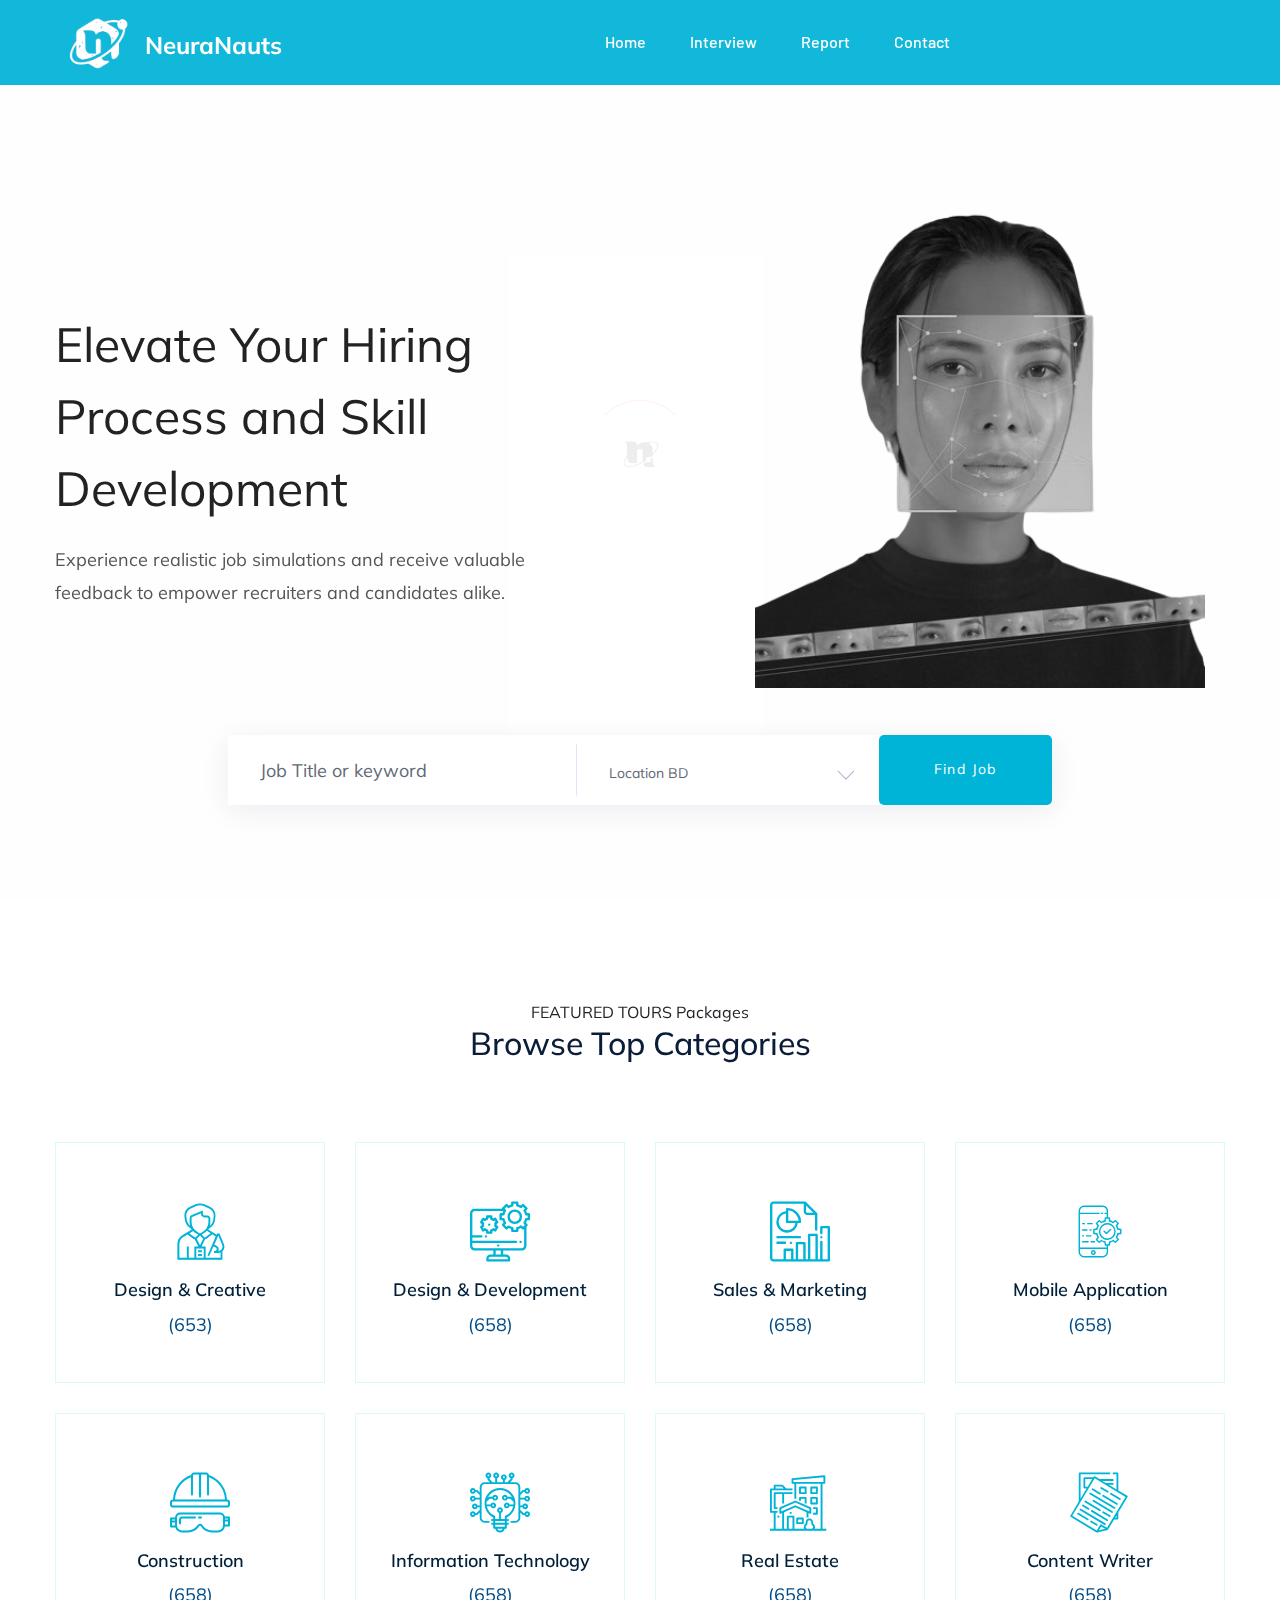
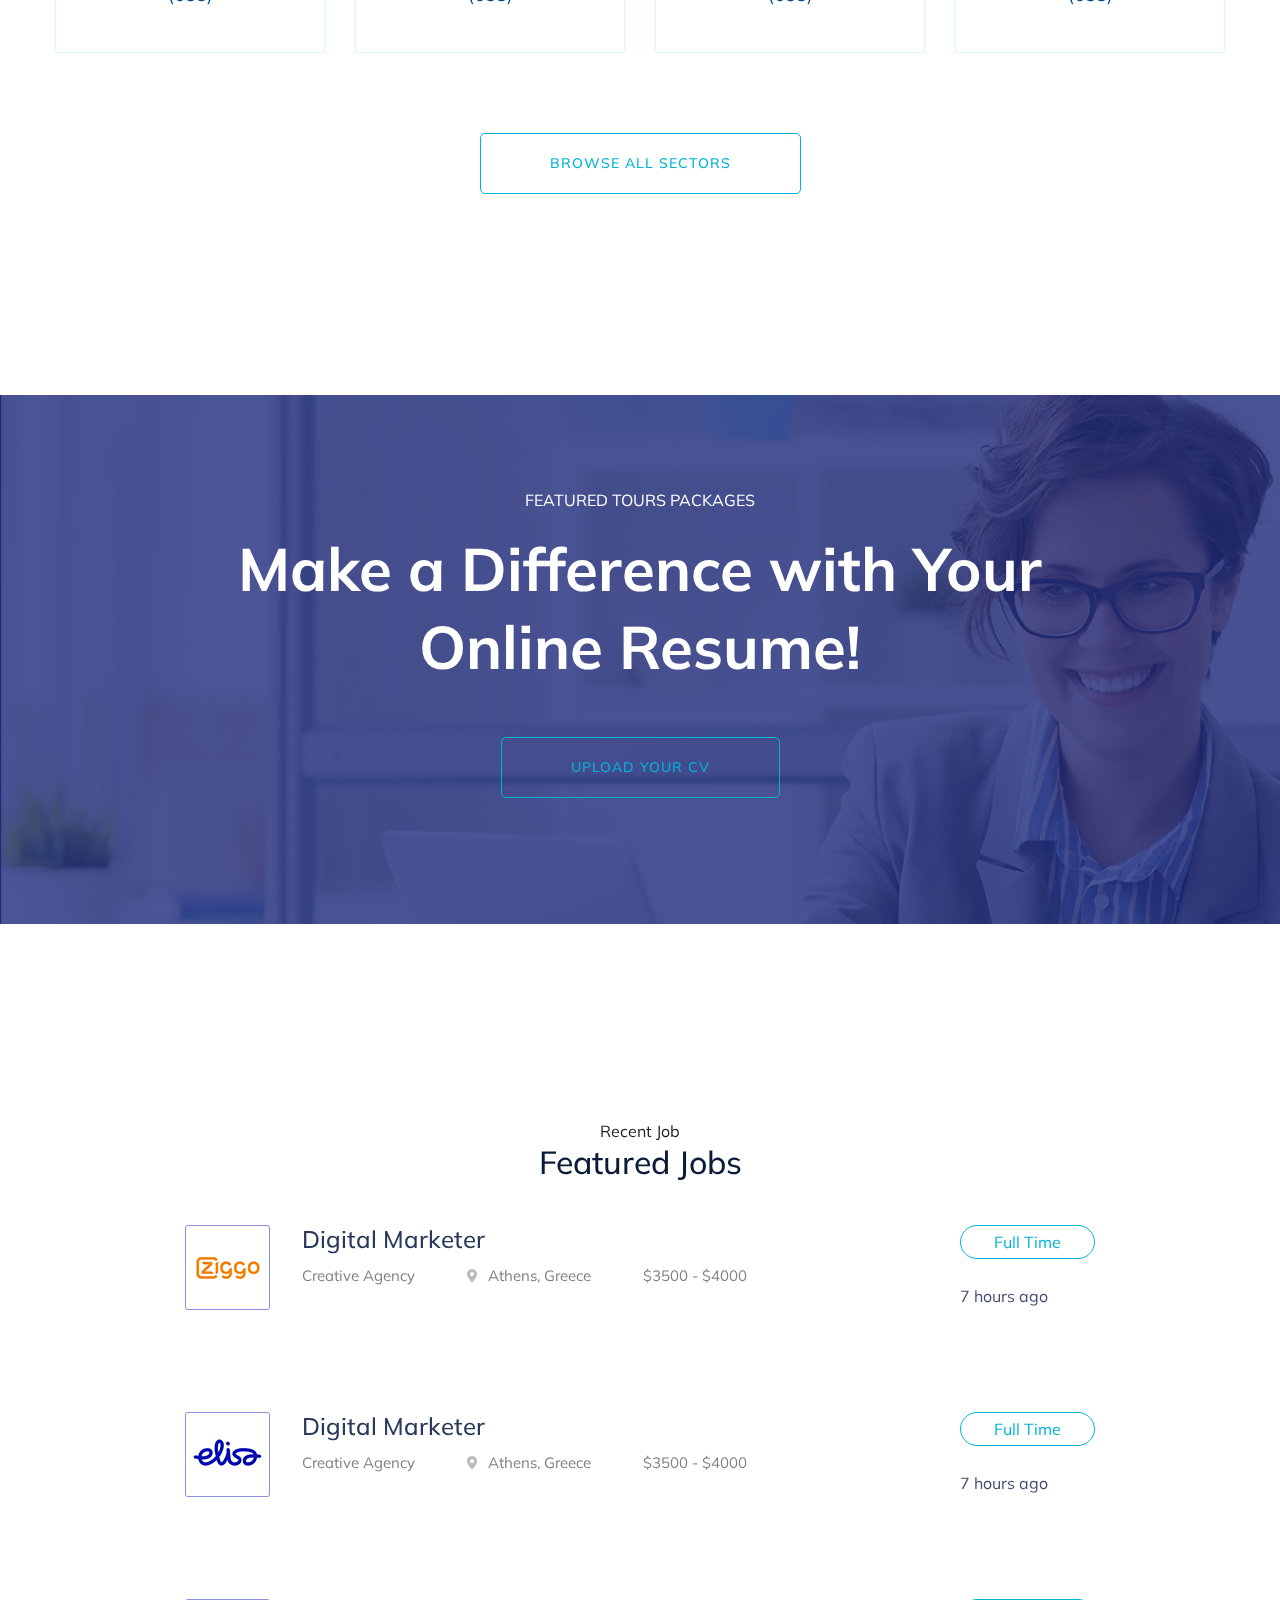
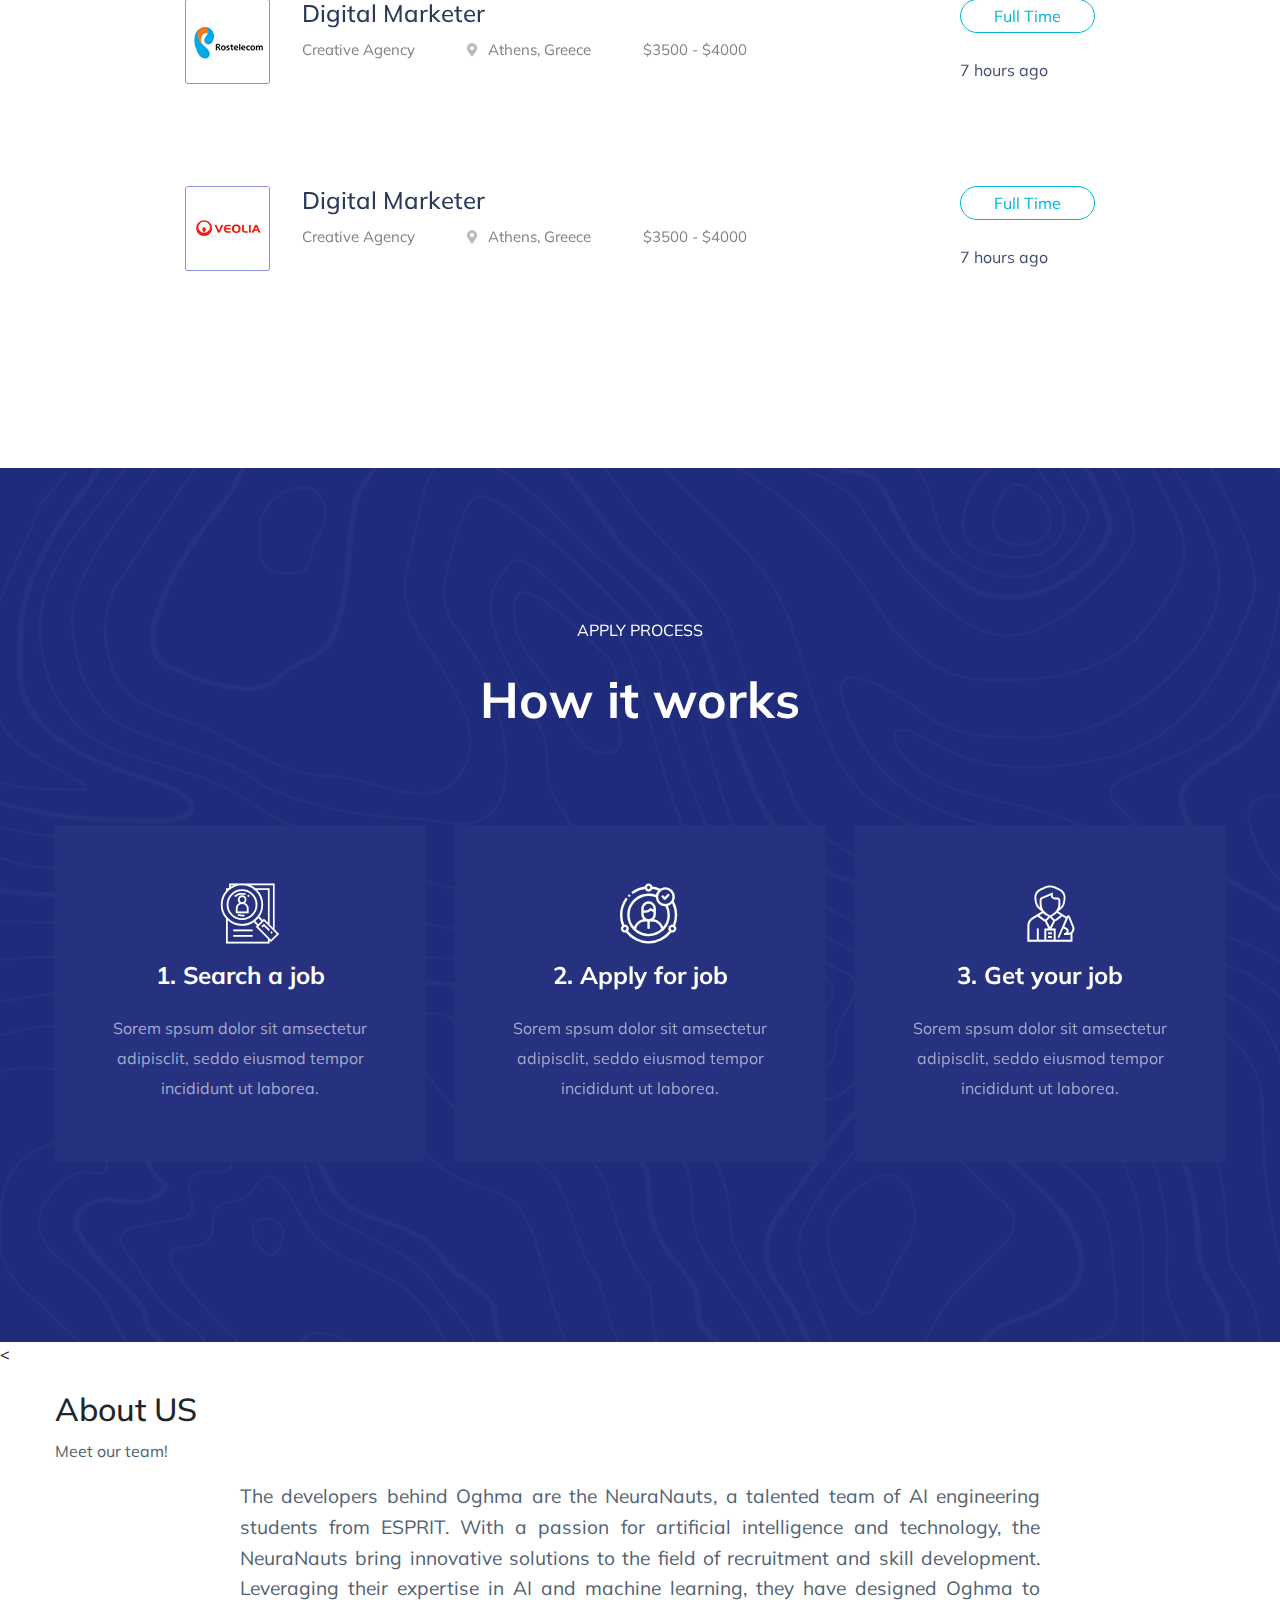
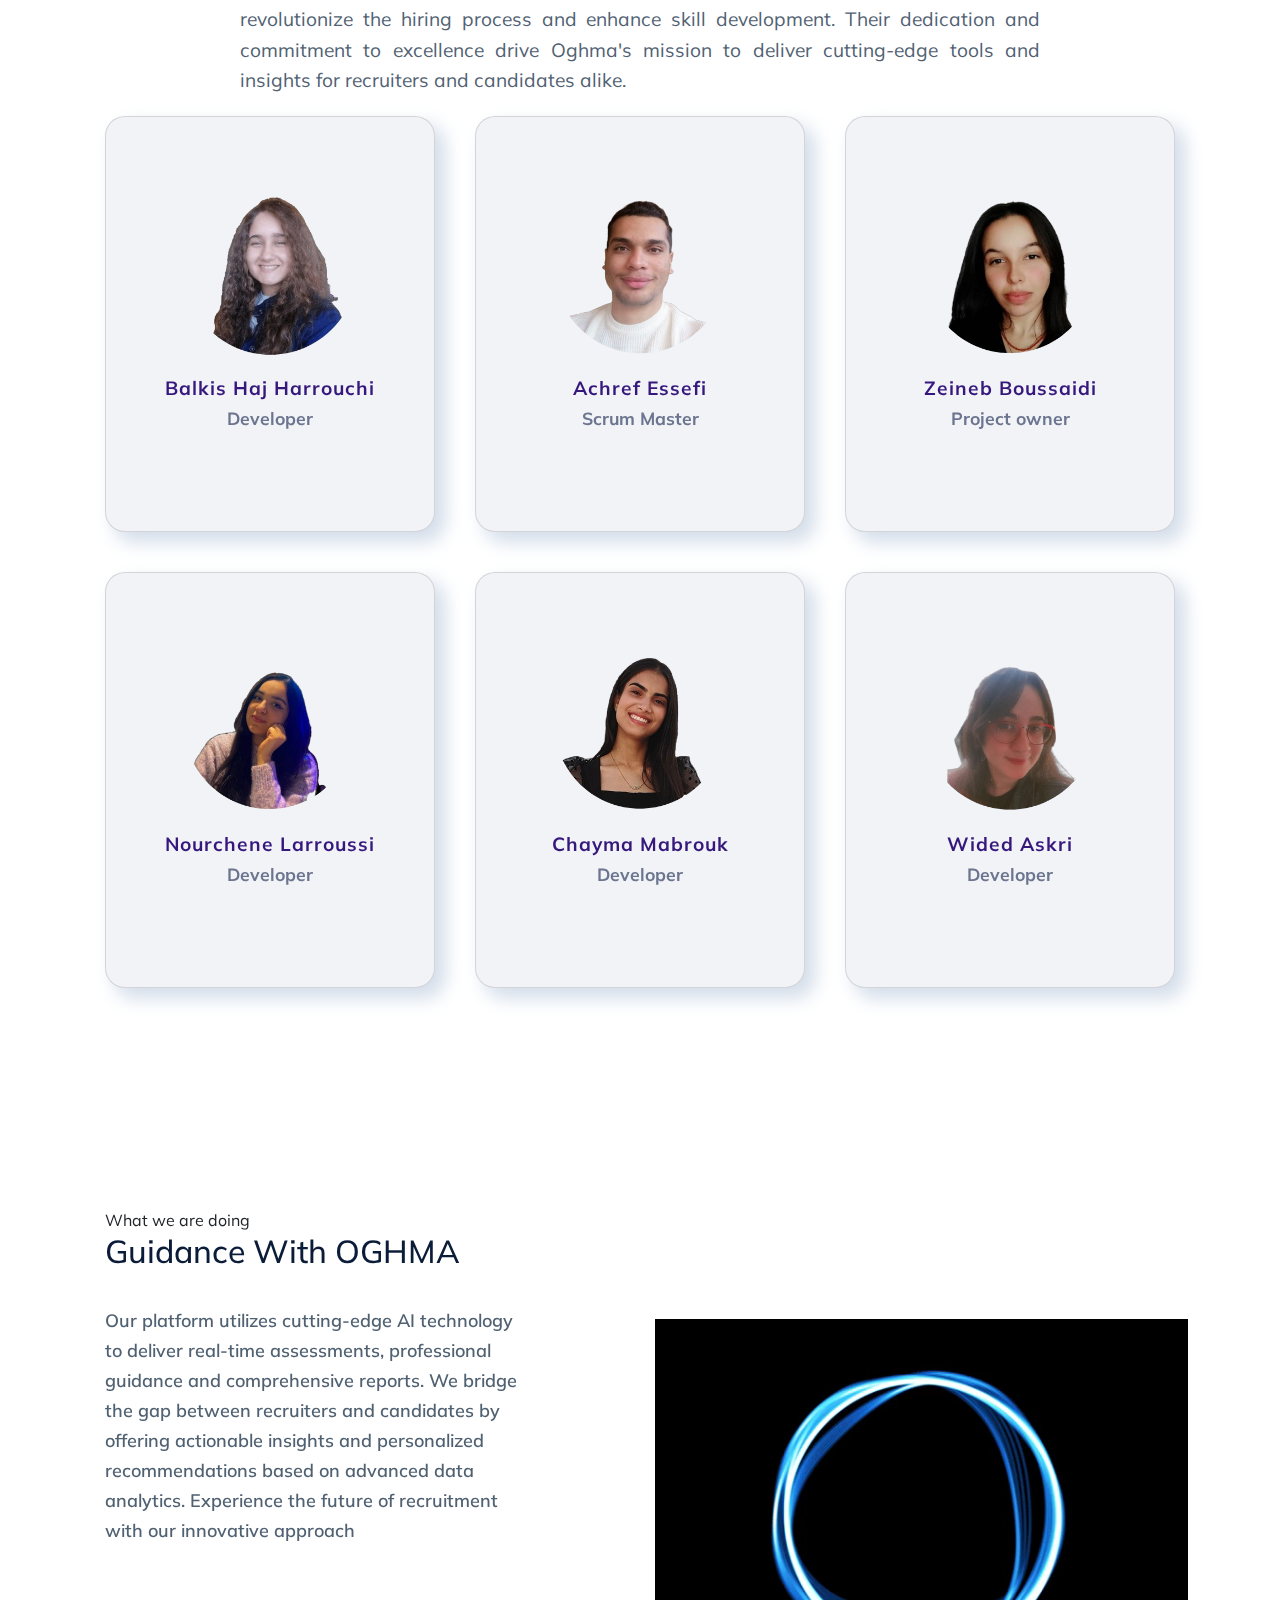
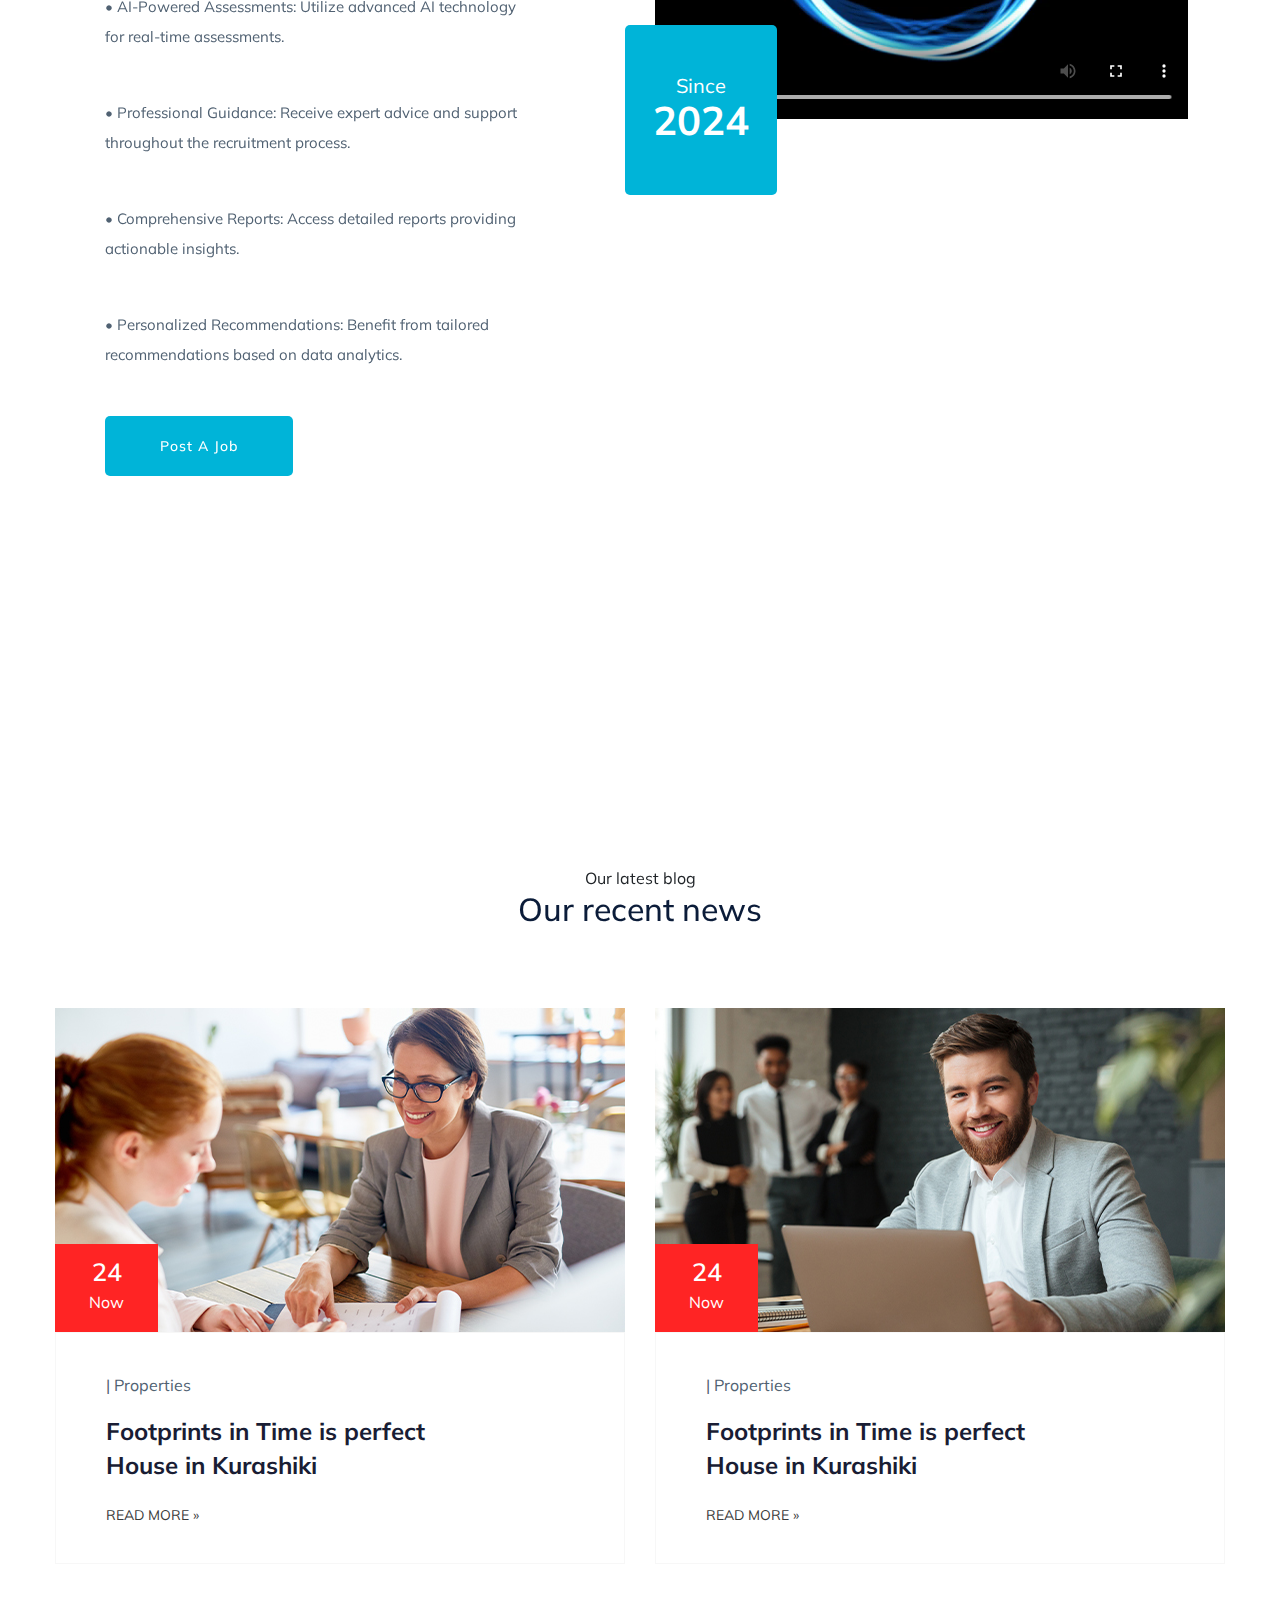
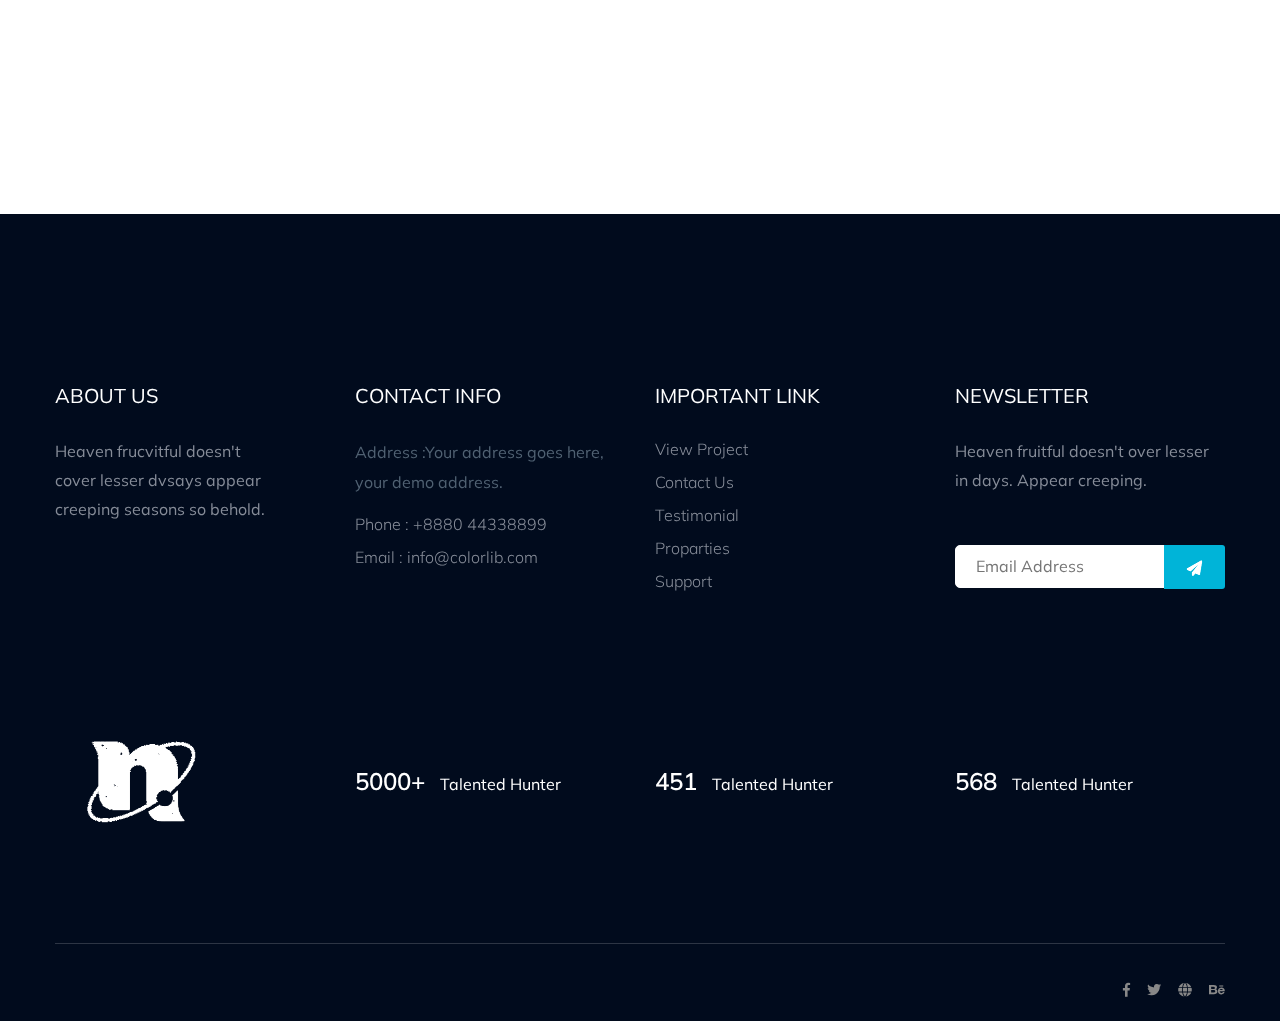
<file: website/index.html>
<!doctype html>
<html class="no-js" lang="zxx">
    <head>
        <meta charset="utf-8">
        <meta http-equiv="x-ua-compatible" content="ie=edge">
         <title>Job board HTML-5 Template </title>
        <meta name="description" content="">
        <meta name="viewport" content="width=device-width, initial-scale=1">
        <link rel="manifest" href="site.webmanifest">
		<link rel="shortcut icon" type="image/x-icon" href="assets/img/favicon.ico">

		<!-- CSS here -->
        <link rel="stylesheet" href="assets/css/bootstrap.min.css">
            <link rel="stylesheet" href="assets/css/owl.carousel.min.css">
            <link rel="stylesheet" href="assets/css/flaticon.css">
            <link rel="stylesheet" href="assets/css/price_rangs.css">
            <link rel="stylesheet" href="assets/css/slicknav.css">
            <link rel="stylesheet" href="assets/css/animate.min.css">
            <link rel="stylesheet" href="assets/css/magnific-popup.css">
            <link rel="stylesheet" href="assets/css/fontawesome-all.min.css">
            <link rel="stylesheet" href="assets/css/themify-icons.css">
            <link rel="stylesheet" href="assets/css/slick.css">
            <link rel="stylesheet" href="assets/css/nice-select.css">
            <link rel="stylesheet" href="assets/css/style.css">
          
            <link href="https://fonts.googleapis.com/css2?family=Roboto:wght@300;400&display=swap" rel="stylesheet">
            <!-- Your other CSS files and styles -->
            <style>
                /* Target elements within .hero__caption in the context of .slider-area */
    .slider-area .hero__caption {
        max-width: 600px;
        margin: 0 auto;
    }
    
    .slider-area .hero__caption h1 {
        font-size: 48px;
        font-weight: 400;
        line-height: 1.5;
        color: #222;
        margin-bottom: 20px;
    }
    
    .slider-area .hero__caption p {
        font-size: 18px;
        line-height: 1.8;
        color: #555;
        margin-top: 0px;
    }
    
    
                
                </style>


<style>
    .container1
    {
       display: flex;
       justify-content: center;
       align-items: center;
       flex-wrap: wrap;
       
    }
    .container1 .card
    {
       width: 330px;
       height: 416px;
       padding: 60px 30px;
       margin: 20px;
       background: #f2f3f7;
       box-shadow: 0.6em 0.6em 1.2em #d2dce9,
                   -0.5em -0.5em 1em #ffffff;
       border-radius: 20px;
    }
    .container1 .card .content
    {
       display: flex;
       justify-content: center;
       align-items: center;
       flex-direction: column;
    }
    .container1 .card .content .imgBx
    {
       width: 180px;
       height: 180px;
       border-radius: 50%;
       position: relative;
       margin-bottom: 20px;
       overflow: hidden;
    }
    .container1 .card .content .imgBx img
    {
       position: absolute;
       top: 0;
       left: 0;
       width: 100%;
       height: 100%;
       object-fit: cover;
    }
    .container1 .card .content .contentBx h4
    {
       color: #36187d;
       font-size: 1.2rem;
       font-weight: bold;
       text-align: center;
       letter-spacing: 1px;
    }
    .container1 .card .content .contentBx h5
    {
       color: #6c758f;
       font-size: 1.1rem;
       font-weight: bold;
       text-align: center;
    }
    .container1 .card .content .sci
    {
       margin-top: 20px;
    }
    .container1 .card .content .sci a
    {
       text-decoration: none;
       color: #6c758f;
       font-size: 30px;
       margin: 10px;
       transition: color 0.4s;
    }
    .container1 .card .content .sci a:hover
    {
       color: #0196e3;
    }
    /*   colors
            #f2f3f7
            #d2dce9
            #36187d
            #6c758f
            #0196e3
     */
    
     .container1 .card .content .sci {
       margin-top: 20px;
       display: flex; /* Add this property to make the child elements inline */
       justify-content: center; /* Center the child elements horizontally */
       align-items: center; /* Center the child elements vertically */
    }
    
    .container1 .card .content .sci a {
       text-decoration: none;
       color: #6c758f;
       font-size: 30px;
       margin: 10px;
       transition: color 0.4s;
    }
    
    .container1 .card .content .sci a:hover {
       color: #0196e3;
    }
    .container1 {
       /* Existing styles for .container1 */
       margin-top: 0px; /* Adjust the margin-top as needed */
       margin-bottom: 50px;
    }
    
        </style>
   </head>

   <body>
    <!-- Preloader Start -->
    <div id="preloader-active">
        <div class="preloader d-flex align-items-center justify-content-center">
            <div class="preloader-inner position-relative">
                <div class="preloader-circle"></div>
                <div class="preloader-img pere-text">
                    <img src="assets/img/logo/neuralogo.png" alt="">
                </div>
            </div>
        </div>
    </div>
    <!-- Preloader Start -->
    <header>
        <!-- Header Start -->
       <div class="header-area header-transparrent" style="margin-bottom: -50px;">
           <div class="headder-top header-sticky" style="background-color: #00b4d8;">
                <div class="container">
                    <div class="row align-items-center">
                        <div class="col-lg-3 col-md-2">
                            <!-- Logo -->
                            <div class="logo" style="position: relative; display: inline-block;">
                                <a href="index.html" style="text-decoration: none; color: inherit; display: flex; align-items: center;">
                                    <img src="assets/img/logo/whiteneura.png" alt="Logo" height="85" width="85" style="position: absolute; top: 10000; left: 0; z-index: 1; ">
                                    <p style="margin-left: 90px; margin-top: 20px;font-size: 24px; font-weight: bold; color:#ffffff">NeuraNauts</p>
                                </a>
                            </div>
                        </div>
                        <div class="col-lg-9 col-md-9">
                            <div class="menu-wrapper">
                                <!-- Main-menu -->
                                <div class="main-menu">
                                    <nav class="d-none d-lg-block">
                                        <ul id="navigation">
                                            <li><a href="index.html">Home</a></li>
                                            <li><a href="job_listing.html">Interview </a></li>
                                            <li><a href="about.html">Report</a></li>
                                           <!-- <li><a href="#">Page</a>
                                                <ul class="submenu">
                                                    <li><a href="blog.html">Blog</a></li>
                                                    <li><a href="single-blog.html">Blog Details</a></li>
                                                    <li><a href="elements.html">Elements</a></li>
                                                    <li><a href="job_details.html">job Details</a></li>
                                                </ul>
                                            </li>-->
                                            <li><a href="contact.html">Contact</a></li>
                                        </ul>
                                    </nav>
                                </div>          
                                <!-- Header-btn -->
                              <!--  <div class="header-btn d-none f-right d-lg-block">
                                    <a href="#" class="btn head-btn1">Register</a>
                                    <a href="#" class="btn head-btn2">Login</a>
                                </div>-->
                            </div>
                        </div>
                        <!-- Mobile Menu -->
                        <div class="col-12">
                            <div class="mobile_menu d-block d-lg-none"></div>
                        </div>
                    </div>
                </div>
           </div>
       </div>
        <!-- Header End -->

    </header>
    <main>

        <!-- slider Area Start-->
        
        <div class="slider-area ">
                    <!-- Mobile Menu -->
                    <div class="slider-active">
                        <div class="single-slider slider-height d-flex align-items-center"  >
                            <div class="container">
                                <div>
                                    <img src="assets/img/logo/wejh.png" alt="" style="margin-bottom: -380px;margin-left: 700px;" width="450px">
                                </div>
                                <div class="row">
                                    <div class="col-xl-6 col-lg-9 col-md-10">
                                        <div class="hero__caption">
                                            <h1>Elevate Your Hiring Process and Skill Development</h1>
                                            <p>Experience realistic job simulations and receive valuable feedback to empower recruiters and candidates alike.</p>
                                        </div>
                                    </div>
                                </div>
                                <!-- Search Box -->
                                <div class="row">
        
                                </div>
                            </div>
                        </div>
                    </div>
                </div>

        <div class="col-xl-8" style="margin: 0 auto;">
            <!-- form -->
            <form action="#" class="search-box">
                <div class="input-form">
                    <input type="text" placeholder="Job Title or keyword">
                </div>
                <div class="select-form">
                    <div class="select-itms">
                        <select name="select" id="select1">
                            <option value="">Location BD</option>
                            <option value="">Location PK</option>
                            <option value="">Location US</option>
                            <option value="">Location UK</option>
                        </select>
                    </div>
                </div>
                <div class="search-form">
                    <a href="#">Find job</a>
                </div>	
            </form>	
        </div>
        
        
        
        <!-- slider Area End-->
        <!-- Our Services Start -->
        <div class="our-services section-pad-t30">
            <div class="container">
                <!-- Section Tittle -->
                <div class="row">
                    <div class="col-lg-12">
                        <div class="hero__caption text-center">
                           
                            <span>FEATURED TOURS Packages</span>
                            <h2>Browse Top Categories </h2>
                        </div>
                    </div>
                    
                </div>
                <br>
                <br>
                <br>
                <div class="row d-flex justify-contnet-center">
                    <div class="col-xl-3 col-lg-3 col-md-4 col-sm-6">
                        <div class="single-services text-center mb-30">
                            <div class="services-ion">
                                <span class="flaticon-tour"></span>
                            </div>
                            <div class="services-cap">
                               <h5><a href="job_listing.html">Design & Creative</a></h5>
                                <span>(653)</span>
                            </div>
                        </div>
                    </div>
                    <div class="col-xl-3 col-lg-3 col-md-4 col-sm-6">
                        <div class="single-services text-center mb-30">
                            <div class="services-ion">
                                <span class="flaticon-cms"></span>
                            </div>
                            <div class="services-cap">
                               <h5><a href="job_listing.html">Design & Development</a></h5>
                                <span>(658)</span>
                            </div>
                        </div>
                    </div>
                    <div class="col-xl-3 col-lg-3 col-md-4 col-sm-6">
                        <div class="single-services text-center mb-30">
                            <div class="services-ion">
                                <span class="flaticon-report"></span>
                            </div>
                            <div class="services-cap">
                               <h5><a href="job_listing.html">Sales & Marketing</a></h5>
                                <span>(658)</span>
                            </div>
                        </div>
                    </div>
                    <div class="col-xl-3 col-lg-3 col-md-4 col-sm-6">
                        <div class="single-services text-center mb-30">
                            <div class="services-ion">
                                <span class="flaticon-app"></span>
                            </div>
                            <div class="services-cap">
                               <h5><a href="job_listing.html">Mobile Application</a></h5>
                                <span>(658)</span>
                            </div>
                        </div>
                    </div>
                    <div class="col-xl-3 col-lg-3 col-md-4 col-sm-6">
                        <div class="single-services text-center mb-30">
                            <div class="services-ion">
                                <span class="flaticon-helmet"></span>
                            </div>
                            <div class="services-cap">
                               <h5><a href="job_listing.html">Construction</a></h5>
                                <span>(658)</span>
                            </div>
                        </div>
                    </div>
                    <div class="col-xl-3 col-lg-3 col-md-4 col-sm-6">
                        <div class="single-services text-center mb-30">
                            <div class="services-ion">
                                <span class="flaticon-high-tech"></span>
                            </div>
                            <div class="services-cap">
                               <h5><a href="job_listing.html">Information Technology</a></h5>
                                <span>(658)</span>
                            </div>
                        </div>
                    </div>
                    <div class="col-xl-3 col-lg-3 col-md-4 col-sm-6">
                        <div class="single-services text-center mb-30">
                            <div class="services-ion">
                                <span class="flaticon-real-estate"></span>
                            </div>
                            <div class="services-cap">
                               <h5><a href="job_listing.html">Real Estate</a></h5>
                                <span>(658)</span>
                            </div>
                        </div>
                    </div>
                    <div class="col-xl-3 col-lg-3 col-md-4 col-sm-6">
                        <div class="single-services text-center mb-30">
                            <div class="services-ion">
                                <span class="flaticon-content"></span>
                            </div>
                            <div class="services-cap">
                               <h5><a href="job_listing.html">Content Writer</a></h5>
                                <span>(658)</span>
                            </div>
                        </div>
                    </div>
                </div>
                <!-- More Btn -->
                <!-- Section Button -->
                <div class="row">
                    <div class="col-lg-12">
                        <div class="browse-btn2 text-center mt-50">
                            <a href="job_listing.html" class="border-btn2">Browse All Sectors</a>
                        </div>
                    </div>
                </div>
            </div>
        </div>
        <!-- Our Services End -->
        <!-- Online CV Area Start -->
         <div class="online-cv cv-bg section-overly pt-90 pb-120"  data-background="assets/img/gallery/cv_bg.jpg">
            <div class="container">
                <div class="row justify-content-center">
                    <div class="col-xl-10">
                        <div class="cv-caption text-center">
                            <p class="pera1">FEATURED TOURS Packages</p>
                            <p class="pera2"> Make a Difference with Your Online Resume!</p>
                            <a href="#" class="border-btn2 border-btn4">Upload your cv</a>
                        </div>
                    </div>
                </div>
            </div>
        </div>
        <!-- Online CV Area End-->
        <!-- Featured_job_start -->
        <section class="featured-job-area feature-padding">
            <div class="container">
                <!-- Section Tittle -->
                <div class="row">
                    <div class="col-lg-12">
                        <div class="hero__caption text-center">
                            <span>Recent Job</span>
                            <h2>Featured Jobs</h2>
                        </div>
                    </div>
                </div>
                <div class="row justify-content-center">
                    <div class="col-xl-10">
                        <!-- single-job-content -->
                        <div class="single-job-items mb-30">
                            <div class="job-items">
                                <div class="company-img">
                                    <a href="job_details.html"><img src="assets/img/icon/job-list1.png" alt=""></a>
                                </div>
                                <div class="job-tittle">
                                    <a href="job_details.html"><h4>Digital Marketer</h4></a>
                                    <ul>
                                        <li>Creative Agency</li>
                                        <li><i class="fas fa-map-marker-alt"></i>Athens, Greece</li>
                                        <li>$3500 - $4000</li>
                                    </ul>
                                </div>
                            </div>
                            <div class="items-link f-right" >
                                <a href="job_details.html">Full Time</a>
                                <span>7 hours ago</span>
                            </div>
                        </div>
                        <!-- single-job-content -->
                        <div class="single-job-items mb-30">
                            <div class="job-items">
                                <div class="company-img">
                                    <a href="job_details.html"><img src="assets/img/icon/job-list2.png" alt=""></a>
                                </div>
                                <div class="job-tittle">
                                    <a href="job_details.html"><h4>Digital Marketer</h4></a>
                                    <ul>
                                        <li>Creative Agency</li>
                                        <li><i class="fas fa-map-marker-alt"></i>Athens, Greece</li>
                                        <li>$3500 - $4000</li>
                                    </ul>
                                </div>
                            </div>
                            <div class="items-link f-right">
                                <a href="job_details.html">Full Time</a>
                                <span>7 hours ago</span>
                            </div>
                        </div>
                         <!-- single-job-content -->
                        <div class="single-job-items mb-30">
                            <div class="job-items">
                                <div class="company-img">
                                    <a href="job_details.html"><img src="assets/img/icon/job-list3.png" alt=""></a>
                                </div>
                                <div class="job-tittle">
                                    <a href="job_details.html"><h4>Digital Marketer</h4></a>
                                    <ul>
                                        <li>Creative Agency</li>
                                        <li><i class="fas fa-map-marker-alt"></i>Athens, Greece</li>
                                        <li>$3500 - $4000</li>
                                    </ul>
                                </div>
                            </div>
                            <div class="items-link f-right">
                                <a href="job_details.html">Full Time</a>
                                <span>7 hours ago</span>
                            </div>
                        </div>
                         <!-- single-job-content -->
                        <div class="single-job-items mb-30">
                            <div class="job-items">
                                <div class="company-img">
                                    <a href="job_details.html"><img src="assets/img/icon/job-list4.png" alt=""></a>
                                </div>
                                <div class="job-tittle">
                                    <a href="job_details.html"><h4>Digital Marketer</h4></a>
                                    <ul>
                                        <li>Creative Agency</li>
                                        <li><i class="fas fa-map-marker-alt"></i>Athens, Greece</li>
                                        <li>$3500 - $4000</li>
                                    </ul>
                                </div>
                            </div>
                            <div class="items-link f-right">
                                <a href="job_details.html">Full Time</a>
                                <span>7 hours ago</span>
                            </div>
                        </div>
                    </div>
                </div>
            </div>
        </section>
        <!-- Featured_job_end -->
        <!-- How  Apply Process Start-->
        <div class="apply-process-area apply-bg pt-150 pb-150" data-background="assets/img/gallery/how-applybg.png">
            <div class="container">
                <!-- Section Tittle -->
                <div class="row">
                    <div class="col-lg-12">
                        <div class="section-tittle white-text text-center">
                            <span style="color:#ffffff;">Apply process</span>
                            <h2> How it works</h2>
                        </div>
                    </div>
                </div>
                <!-- Apply Process Caption -->
                <div class="row">
                    <div class="col-lg-4 col-md-6">
                        <div class="single-process text-center mb-30">
                            <div class="process-ion">
                                <span class="flaticon-search"></span>
                            </div>
                            <div class="process-cap">
                               <h5>1. Search a job</h5>
                               <p>Sorem spsum dolor sit amsectetur adipisclit, seddo eiusmod tempor incididunt ut laborea.</p>
                            </div>
                        </div>
                    </div>
                    <div class="col-lg-4 col-md-6">
                        <div class="single-process text-center mb-30">
                            <div class="process-ion">
                                <span class="flaticon-curriculum-vitae"></span>
                            </div>
                            <div class="process-cap">
                               <h5>2. Apply for job</h5>
                               <p>Sorem spsum dolor sit amsectetur adipisclit, seddo eiusmod tempor incididunt ut laborea.</p>
                            </div>
                        </div>
                    </div>
                    <div class="col-lg-4 col-md-6">
                        <div class="single-process text-center mb-30">
                            <div class="process-ion">
                                <span class="flaticon-tour"></span>
                            </div>
                            <div class="process-cap">
                               <h5>3. Get your job</h5>
                               <p>Sorem spsum dolor sit amsectetur adipisclit, seddo eiusmod tempor incididunt ut laborea.</p>
                            </div>
                        </div>
                    </div>
                </div>
             </div>
        </div>
        <!-- How  Apply Process End-->
        <!-- Testimonial Start -->
        <<section class="package" id="About">
            <div class="container">
                <br>
    <h2 class="h2 section-title">About US</h2>
              <p class="section-subtitle">Meet our team!</p>
    
              
    
              <!--<p class="section-text">
                Meet our amazing team named Humanoids.
              </p>-->
            </div> 
            <style>
                .section-text1 {
                    font-size: 1.2rem;
                    line-height: 1.6;
                    text-align: justify;
                    max-width: 800px;
                    margin: 0 auto;
                }
            </style>
            <p class="section-text1">
                The developers behind Oghma are the NeuraNauts, a talented team of AI engineering students from ESPRIT. With a passion for artificial intelligence and technology, the NeuraNauts bring innovative solutions to the field of recruitment and skill development. Leveraging their expertise in AI and machine learning, they have designed Oghma to revolutionize the hiring process and enhance skill development. Their dedication and commitment to excellence drive Oghma's mission to deliver cutting-edge tools and insights for recruiters and candidates alike.
            </p>
          </section>
    <div class="container1">
        <div class="card">
          <div class="content">
              <div class="imgBx">
                  <img src="assets/img/logo/balkis.png" alt="">
              </div>
              <div class="contentBx">
                  <h4>Balkis Haj Harrouchi</h4>
                  <h5>Developer</h5>
              </div>
              <div class="sci">
                  <a href="https://www.facebook.com/ben.ammar.nour?locale=fr_FR"><i class="fa fa-facebook" aria-hidden="true"></i></a>
                  <a href="https://www.instagram.com/ben_ammar_nour/"><i class="fa fa-instagram" aria-hidden="true"></i></a>
                  <a href="https://www.linkedin.com/in/nour-ben-ammar-1a7a5424b/"><i class="fa fa-linkedin" aria-hidden="true"></i></a>
              </div>
          </div>
      </div>
        <div class="card">
          <div class="content">
              <div class="imgBx">
                  <img src="assets/img/logo/achref.png" alt="">
              </div>
              <div class="contentBx">
                  <h4>Achref Essefi</h4>
                  <h5>Scrum Master</h5>
              </div>
              <div class="sci">
                  <a href="https://www.facebook.com/essefi.achref1?locale=fr_FR"><i class="fa fa-facebook" aria-hidden="true"></i></a>
                  <a href="https://www.instagram.com/achref.essefi/"><i class="fa fa-instagram" aria-hidden="true"></i></a>
                  <a href="https://www.linkedin.com/in/achref-essefi-bbb45826b/"><i class="fa fa-linkedin" aria-hidden="true"></i></a>
              </div>
          </div>
      </div>
      <div class="card">
        <div class="content">
            <div class="imgBx">
                <img src="assets/img/logo/zeineb.png" alt="">
            </div>
            <div class="contentBx">
                <h4>Zeineb Boussaidi</h4>
                <h5>Project owner</h5>
            </div>
            <div class="sci">
                <a href="https://www.facebook.com/profile.php?id=100005535307802&locale=fr_FR"><i class="fa fa-facebook" aria-hidden="true"></i></a>
                <a href="https://www.instagram.com/youcef_ouhab/"><i class="fa fa-instagram" aria-hidden="true"></i></a>
                <a href="https://www.linkedin.com/in/youcef-ouhab/"><i class="fa fa-linkedin" aria-hidden="true"></i></a>
            </div>
        </div>
    </div>
    
      <div class="card">
          <div class="content">
              <div class="imgBx">
                  <img src="assets/img/logo/nourchene.png" alt="">
              </div>
              <div class="contentBx">
                  <h4>Nourchene Larroussi</h4>
                  <h5>Developer</h5>
              </div>
              <div class="sci">
                  <a href="https://www.facebook.com/hadil.haffouz.3?locale=fr_FR"><i class="fa fa-facebook" aria-hidden="true"></i></a>
                  <a href="https://www.instagram.com/hadyyl_haffouz_/"><i class="fa fa-instagram" aria-hidden="true"></i></a>
                  <a href="https://www.linkedin.com/in/hadil-haffouz-53557722a/"><i class="fa fa-linkedin" aria-hidden="true"></i></a>
              </div>
          </div>
      </div>
      
      <div class="card">
          <div class="content">
              <div class="imgBx">
                  <img src="assets/img/logo/chayma.png" alt="">
              </div>
              <div class="contentBx">
                  <h4>Chayma Mabrouk</h4>
                  <h5>Developer</h5>
              </div>
              <div class="sci">
                  <a href="https://www.facebook.com/chedlyyg?locale=fr_FR"><i class="fa fa-facebook" aria-hidden="true"></i></a>
                  <a href="https://www.instagram.com/cchedly/"><i class="fa fa-instagram" aria-hidden="true"></i></a>
                  <a href="https://www.linkedin.com/in/chedhly-ghorbel-ab285428b/"><i class="fa fa-linkedin" aria-hidden="true"></i></a>
              </div>
          </div>
      </div>
      <div class="card">
          <div class="content">
              <div class="imgBx">
                  <img src="assets/img/logo/wided.png" alt="">
              </div>
              <div class="contentBx">
                  <h4>Wided Askri</h4>
                  <h5>Developer</h5>
              </div>
              <div class="sci">
                  <a href="https://www.facebook.com/profile.php?id=100077366781360&locale=fr_FR"><i class="fa fa-facebook" aria-hidden="true"></i></a>
                  <a href="https://www.instagram.com/fatma_ben_lakhdhar/"><i class="fa fa-instagram" aria-hidden="true"></i></a>
                  <a href="https://www.linkedin.com/in/fatma-ben-lakhdhar-0a5382292/"><i class="fa fa-linkedin" aria-hidden="true"></i></a>
              </div>
          </div>
      </div>
        <!-- Testimonial End -->
         <!-- Support Company Start-->
         <div class="support-company-area fix section-padding2">
            <div class="container">
                <div class="row align-items-center">
                    <div class="col-xl-6 col-lg-6">
                        <div class="right-caption">
                            <!-- Section Tittle -->
                            <div class="hero__caption section-tittle2">
                                <span>What we are doing</span>
                                <h2> Guidance With OGHMA</h2>
                            </div>
                            <style>
                                /* CSS pour ajuster le paragraphe */
                                .bigger-font {
                                    font-size: 18px !important; /* Adjust the font size as needed */
                                    font-weight: 600; /* You can adjust other styles here as well */
                                }
                            </style>
                            <div class="support-caption">
                                <p class="bigger-font">Our platform utilizes cutting-edge AI technology to deliver real-time assessments, professional guidance and comprehensive reports. We bridge the gap between recruiters and candidates by offering actionable insights and personalized recommendations based on advanced data analytics. Experience the future of recruitment with our innovative approach</p>
                                <p>•  AI-Powered Assessments: Utilize advanced AI technology for real-time assessments.</p>
                                <p>•  Professional Guidance: Receive expert advice and support throughout the recruitment process.</p>
                                <p>•  Comprehensive Reports: Access detailed reports providing actionable insights.</p>
                                <p>•  Personalized Recommendations: Benefit from tailored recommendations based on data analytics.</p>
                                <a href="about.html" class="btn post-btn">Post a job</a>
                            </div>
                            
                            
                        </div>
                    </div>
                    <div class="col-xl-6 col-lg-6">
                        <div class="support-location-img" style="position: relative;">
                            <video id="myVideo"  controls style="height: 400px;  position: relative; top: -120px;">
                                <source src="assets/img/logo/video_cercle_bleu.mp4" type="video/mp4" >
                                Your browser does not support the video tag.
                            </video>
                            <script>
                                // Get the video element
                                var video = document.getElementById("myVideo");
                    
                                // Play the video when the page loads
                                video.play();
                            </script>
                          <div class="support-img-cap text-center" style="background-color: #00b4d8; max-width:170px; max-height:170px; height: 200px; margin-top: -70px;left: -30px;margin-bottom:50px;">
                            <style>
                                .support-img-cap {
                                    display: flex;
                                    flex-direction: column;
                                    justify-content: center;
                                    align-items: center;
                                }
                            </style>
                            <p>Since</p>
                            <span style="font-size: 40px;">2024</span>
                        </div>
                        
                        
                        
                        </div>
                    </div>
                    
                    
                </div>
            </div>
        </div>
        <!-- Support Company End-->
        <!-- Blog Area Start -->
        <div class="home-blog-area blog-h-padding">
            <div class="container">
                <!-- Section Tittle -->
                <div class="row">
                    <div class="col-lg-12">
                        <div class="hero__caption text-center">
                            <span>Our latest blog</span>
                            <h2>Our recent news</h2>
                        </div>
                    </div>
                </div>
                <br>
                <br>
                <br>
                <div class="row">
                    <div class="col-xl-6 col-lg-6 col-md-6">
                        <div class="home-blog-single mb-30">
                            <div class="blog-img-cap">
                                <div class="blog-img">
                                    <img src="assets/img/blog/home-blog1.jpg" alt="">
                                    <!-- Blog date -->
                                    <div class="blog-date text-center">
                                        <span>24</span>
                                        <p>Now</p>
                                    </div>
                                </div>
                                <div class="blog-cap">
                                    <p>|   Properties</p>
                                    <h3><a href="single-blog.html">Footprints in Time is perfect House in Kurashiki</a></h3>
                                    <a href="#" class="more-btn">Read more »</a>
                                </div>
                            </div>
                        </div>
                    </div>
                    <div class="col-xl-6 col-lg-6 col-md-6">
                        <div class="home-blog-single mb-30">
                            <div class="blog-img-cap">
                                <div class="blog-img">
                                    <img src="assets/img/blog/home-blog2.jpg" alt="">
                                    <!-- Blog date -->
                                    <div class="blog-date text-center">
                                        <span>24</span>
                                        <p>Now</p>
                                    </div>
                                </div>
                                <div class="blog-cap">
                                    <p>|   Properties</p>
                                    <h3><a href="single-blog.html">Footprints in Time is perfect House in Kurashiki</a></h3>
                                    <a href="#" class="more-btn">Read more »</a>
                                </div>
                            </div>
                        </div>
                    </div>
                </div>
            </div>
        </div>
        <!-- Blog Area End -->

    </main>
    <footer>
        <!-- Footer Start-->
        <div class="footer-area footer-bg footer-padding">
            <div class="container">
                <div class="row d-flex justify-content-between">
                    <div class="col-xl-3 col-lg-3 col-md-4 col-sm-6">
                       <div class="single-footer-caption mb-50">
                         <div class="single-footer-caption mb-30">
                             <div class="footer-tittle">
                                 <h4>About Us</h4>
                                 <div class="footer-pera">
                                     <p>Heaven frucvitful doesn't cover lesser dvsays appear creeping seasons so behold.</p>
                                </div>
                             </div>
                         </div>

                       </div>
                    </div>
                    <div class="col-xl-3 col-lg-3 col-md-4 col-sm-5">
                        <div class="single-footer-caption mb-50">
                            <div class="footer-tittle">
                                <h4>Contact Info</h4>
                                <ul>
                                    <li>
                                    <p>Address :Your address goes
                                        here, your demo address.</p>
                                    </li>
                                    <li><a href="#">Phone : +8880 44338899</a></li>
                                    <li><a href="#">Email : info@colorlib.com</a></li>
                                </ul>
                            </div>

                        </div>
                    </div>
                    <div class="col-xl-3 col-lg-3 col-md-4 col-sm-5">
                        <div class="single-footer-caption mb-50">
                            <div class="footer-tittle">
                                <h4>Important Link</h4>
                                <ul>
                                    <li><a href="#"> View Project</a></li>
                                    <li><a href="#">Contact Us</a></li>
                                    <li><a href="#">Testimonial</a></li>
                                    <li><a href="#">Proparties</a></li>
                                    <li><a href="#">Support</a></li>
                                </ul>
                            </div>
                        </div>
                    </div>
                    <div class="col-xl-3 col-lg-3 col-md-4 col-sm-5">
                        <div class="single-footer-caption mb-50">
                            <div class="footer-tittle">
                                <h4>Newsletter</h4>
                                <div class="footer-pera footer-pera2">
                                 <p>Heaven fruitful doesn't over lesser in days. Appear creeping.</p>
                             </div>
                             <!-- Form -->
                             <div class="footer-form" >
                                 <div id="mc_embed_signup">
                                     <form target="_blank" action="https://spondonit.us12.list-manage.com/subscribe/post?u=1462626880ade1ac87bd9c93a&amp;id=92a4423d01"
                                     method="get" class="subscribe_form relative mail_part">
                                         <input type="email" name="email" id="newsletter-form-email" placeholder="Email Address"
                                         class="placeholder hide-on-focus" onfocus="this.placeholder = ''"
                                         onblur="this.placeholder = ' Email Address '">
                                         <div class="form-icon">
                                             <button type="submit" name="submit" id="newsletter-submit"
                                             class="email_icon newsletter-submit button-contactForm"><img src="assets/img/icon/form.png" alt=""></button>
                                         </div>
                                         <div class="mt-10 info"></div>
                                     </form>
                                 </div>
                             </div>
                            </div>
                        </div>
                    </div>
                </div>
               <!--  -->
               <div class="row footer-wejed justify-content-between">
                    <div class="col-xl-3 col-lg-3 col-md-4 col-sm-6">
                        <!-- logo -->
                        <div class="footer-logo mb-20" style="margin-top:-70px !important;">
                                
                        <a href="index.html"><img src="assets/img/logo/neura0logo.png" alt="" width="170" height="170"></a>
                        </div>
                    </div>
                    <div class="col-xl-3 col-lg-3 col-md-4 col-sm-5">
                    <div class="footer-tittle-bottom">
                        <span>5000+</span>
                        <p>Talented Hunter</p>
                    </div>
                    </div>
                    <div class="col-xl-3 col-lg-3 col-md-4 col-sm-5">
                        <div class="footer-tittle-bottom">
                            <span>451</span>
                            <p>Talented Hunter</p>
                        </div>
                    </div>
                    <div class="col-xl-3 col-lg-3 col-md-4 col-sm-5">
                        <!-- Footer Bottom Tittle -->
                        <div class="footer-tittle-bottom">
                            <span>568</span>
                            <p>Talented Hunter</p>
                        </div>
                    </div>
               </div>
            </div>
        </div>
        <!-- footer-bottom area -->
        <div class="footer-bottom-area footer-bg">
            <div class="container">
                <div class="footer-border">
                     <div class="row d-flex justify-content-between align-items-center">
                         <div class="col-xl-10 col-lg-10 ">
                             <div class="footer-copy-right">
                                 <p><!-- Link back to Colorlib can't be removed. Template is licensed under CC BY 3.0. -->
  Copyright &copy;<script>document.write(new Date().getFullYear());</script> All rights reserved | This template is made with <i class="fa fa-heart" aria-hidden="true"></i> by <a href="https://colorlib.com" target="_blank">Colorlib</a>
  <!-- Link back to Colorlib can't be removed. Template is licensed under CC BY 3.0. --></p>
                             </div>
                         </div>
                         <div class="col-xl-2 col-lg-2">
                             <div class="footer-social f-right">
                                 <a href="#"><i class="fab fa-facebook-f"></i></a>
                                 <a href="#"><i class="fab fa-twitter"></i></a>
                                 <a href="#"><i class="fas fa-globe"></i></a>
                                 <a href="#"><i class="fab fa-behance"></i></a>
                             </div>
                         </div>
                     </div>
                </div>
            </div>
        </div>
        <!-- Footer End-->
    </footer>

  <!-- JS here -->
	
		<!-- All JS Custom Plugins Link Here here -->
        <script src="./assets/js/vendor/modernizr-3.5.0.min.js"></script>
		<!-- Jquery, Popper, Bootstrap -->
		<script src="./assets/js/vendor/jquery-1.12.4.min.js"></script>
        <script src="./assets/js/popper.min.js"></script>
        <script src="./assets/js/bootstrap.min.js"></script>
	    <!-- Jquery Mobile Menu -->
        <script src="./assets/js/jquery.slicknav.min.js"></script>

		<!-- Jquery Slick , Owl-Carousel Plugins -->
        <script src="./assets/js/owl.carousel.min.js"></script>
        <script src="./assets/js/slick.min.js"></script>
        <script src="./assets/js/price_rangs.js"></script>
        
		<!-- One Page, Animated-HeadLin -->
        <script src="./assets/js/wow.min.js"></script>
		<script src="./assets/js/animated.headline.js"></script>
        <script src="./assets/js/jquery.magnific-popup.js"></script>

		<!-- Scrollup, nice-select, sticky -->
        <script src="./assets/js/jquery.scrollUp.min.js"></script>
        <script src="./assets/js/jquery.nice-select.min.js"></script>
		<script src="./assets/js/jquery.sticky.js"></script>
        
        <!-- contact js -->
        <script src="./assets/js/contact.js"></script>
        <script src="./assets/js/jquery.form.js"></script>
        <script src="./assets/js/jquery.validate.min.js"></script>
        <script src="./assets/js/mail-script.js"></script>
        <script src="./assets/js/jquery.ajaxchimp.min.js"></script>
        
		<!-- Jquery Plugins, main Jquery -->	
        <script src="./assets/js/plugins.js"></script>
        <script src="./assets/js/main.js"></script>
        
    </body>
</html>
</file>
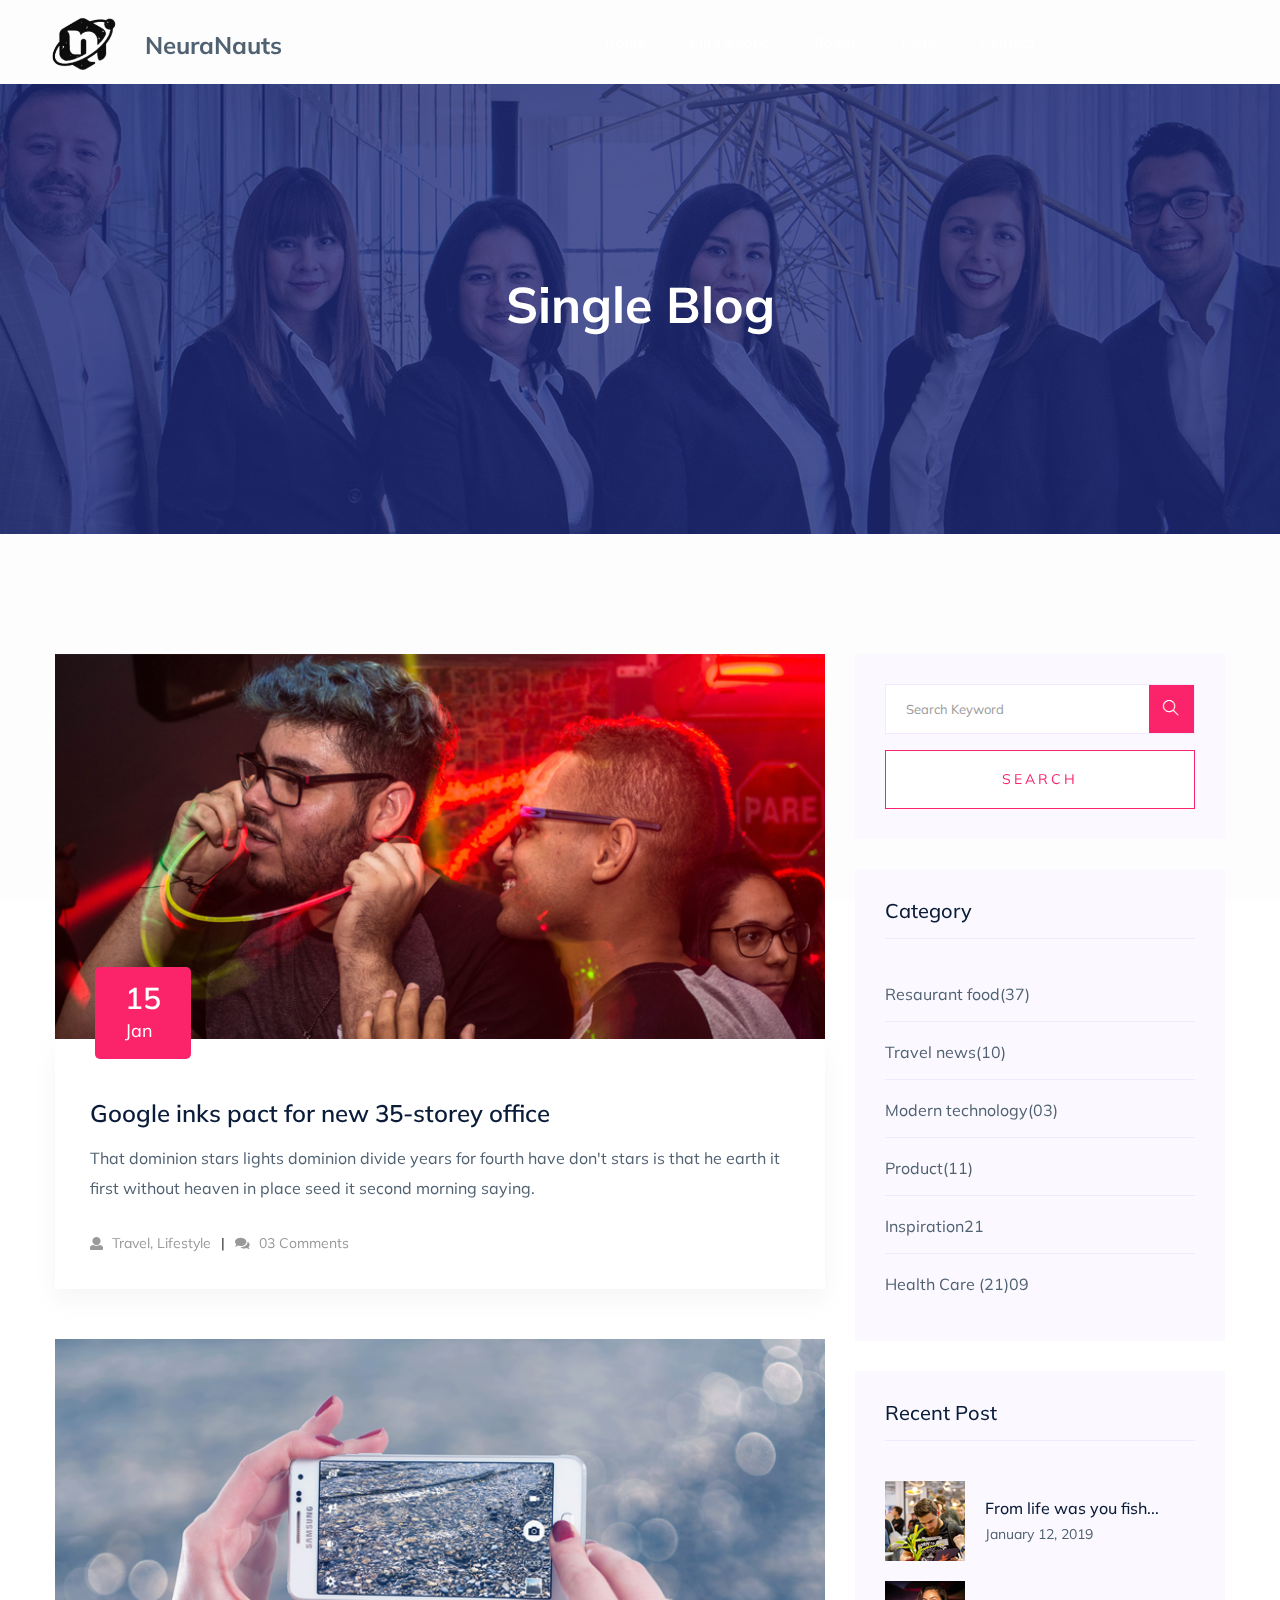
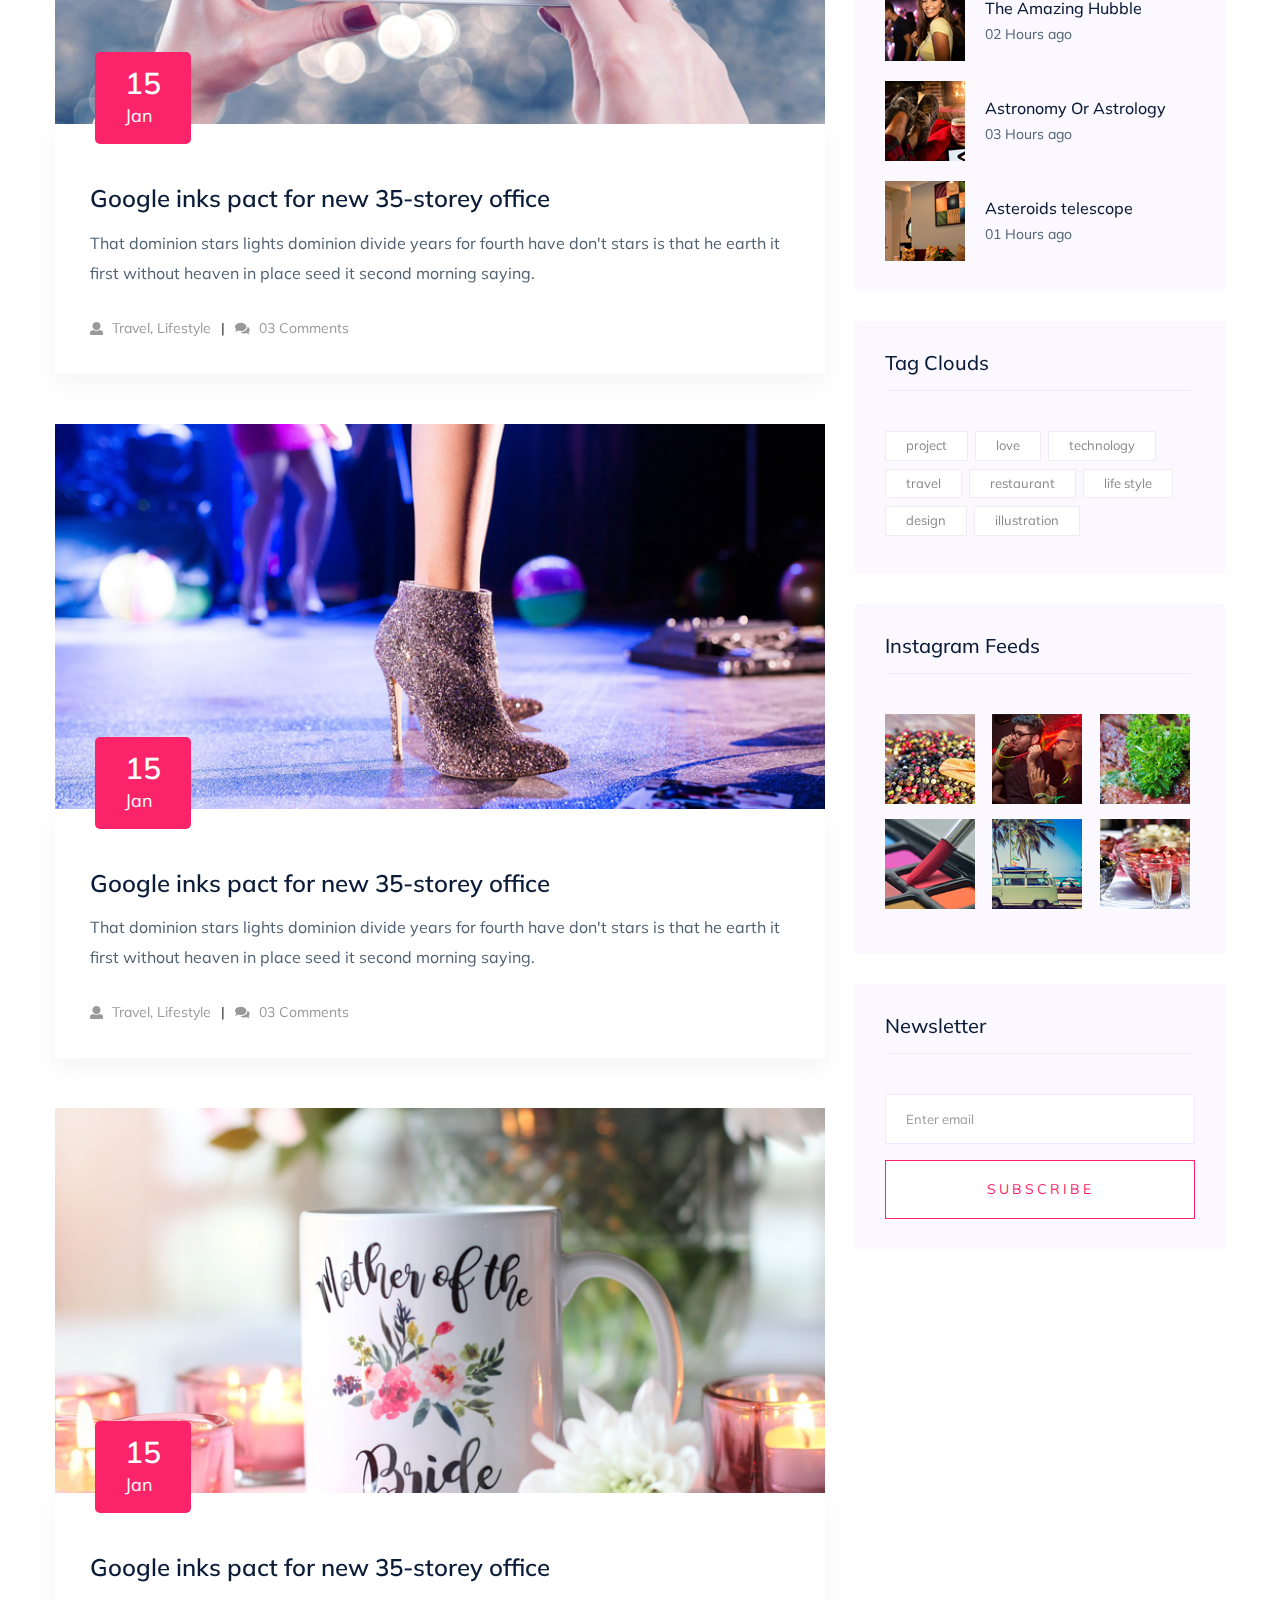
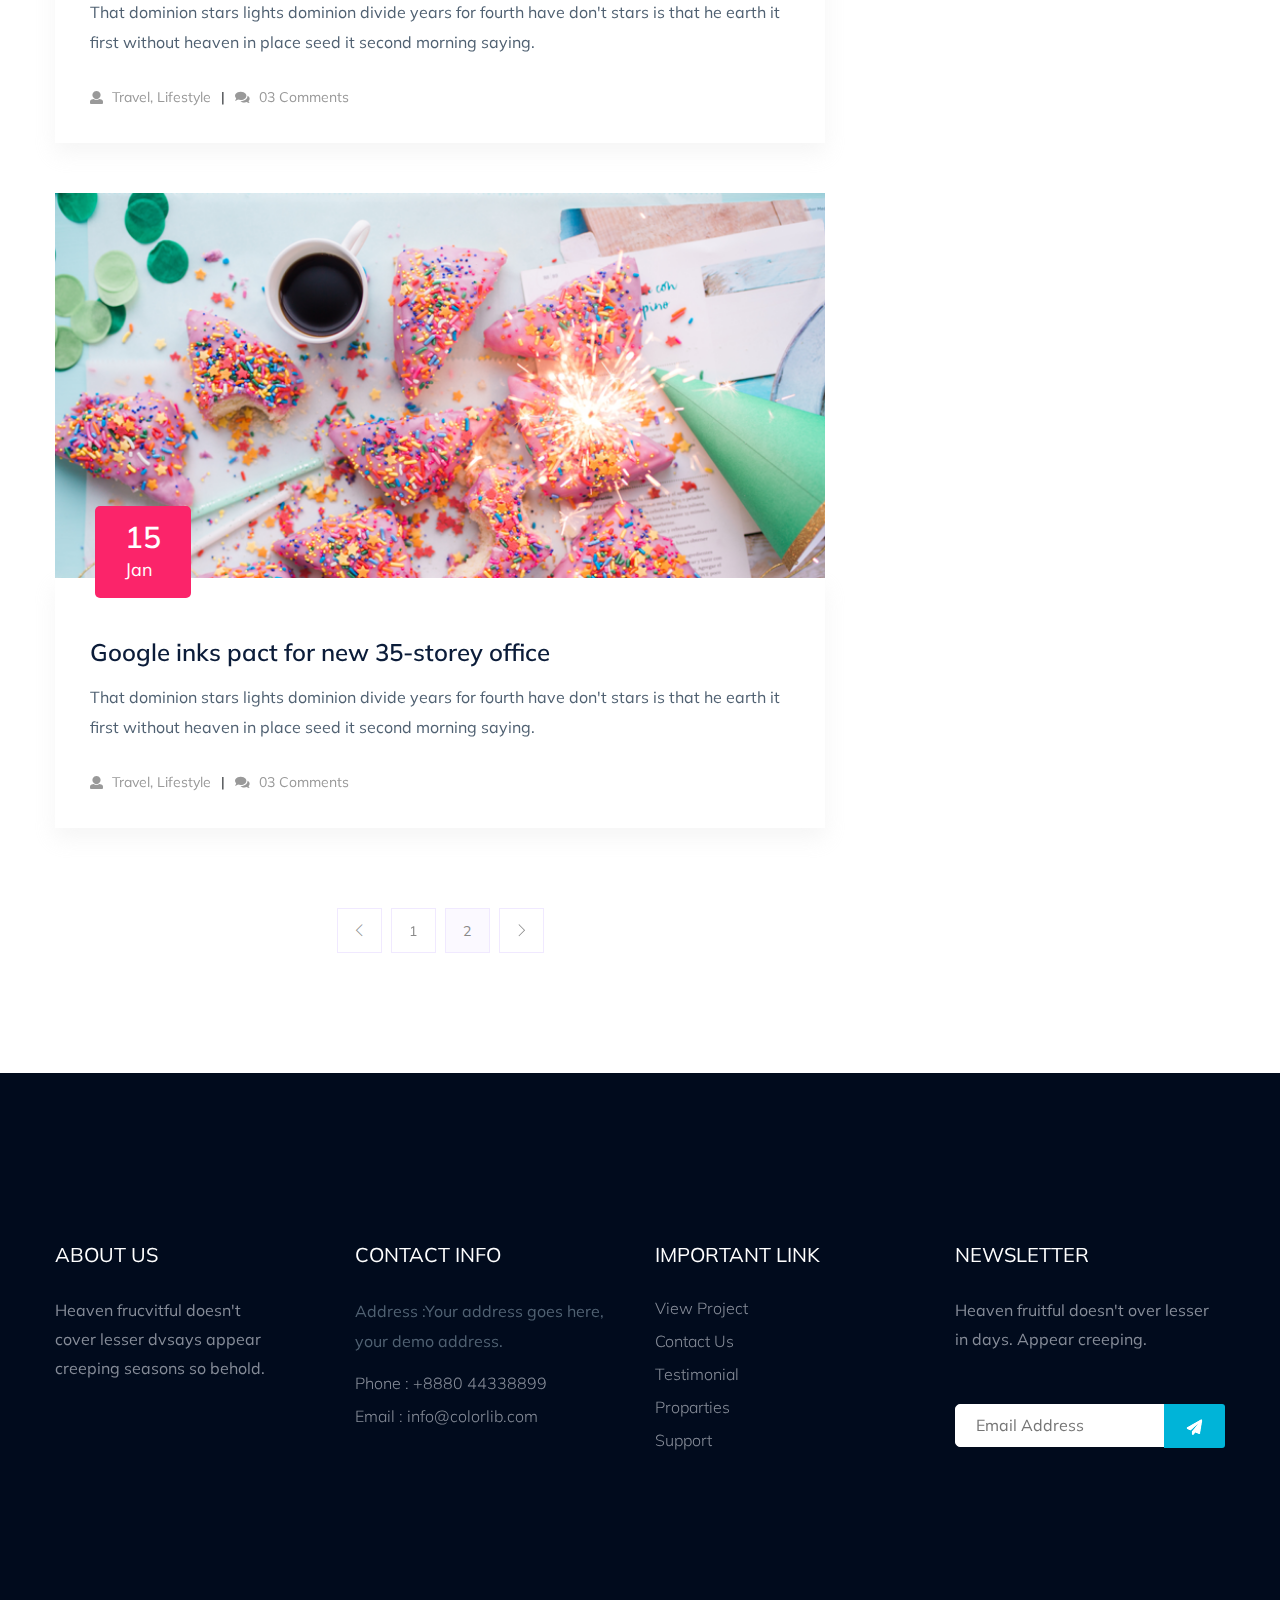
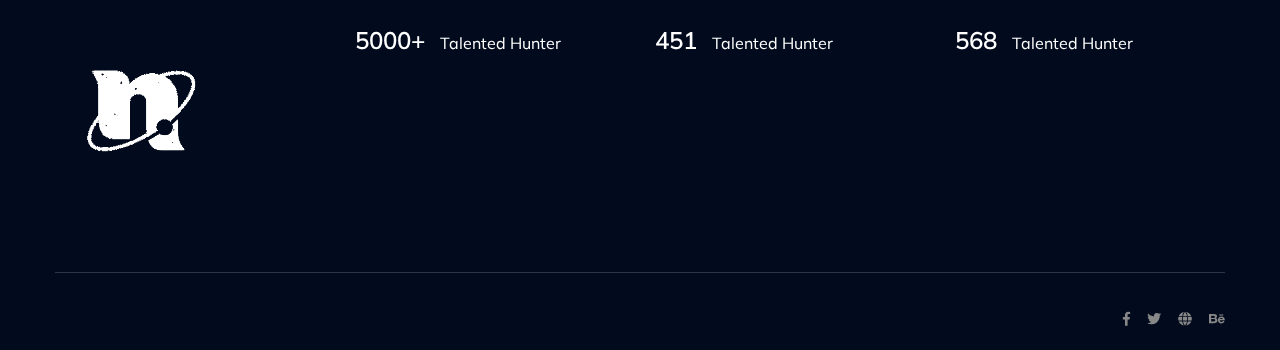
<file: website/blog.html>
<!doctype html>
<html class="no-js" lang="zxx">

<head>
    <meta charset="utf-8">
    <meta http-equiv="x-ua-compatible" content="ie=edge">
     <title>Job board HTML-5 Template </title>
    <meta name="description" content="">
    <meta name="viewport" content="width=device-width, initial-scale=1">
    <link rel="shortcut icon" type="image/x-icon" href="assets/img/favicon.png">
    
    <!-- CSS here -->
    <link rel="stylesheet" href="assets/css/bootstrap.min.css">
    <link rel="stylesheet" href="assets/css/owl.carousel.min.css">
    <link rel="stylesheet" href="assets/css/slicknav.css">
    <link rel="stylesheet" href="assets/css/animate.min.css">
    <link rel="stylesheet" href="assets/css/price_rangs.css">
    <link rel="stylesheet" href="assets/css/magnific-popup.css">
    <link rel="stylesheet" href="assets/css/fontawesome-all.min.css">
    <link rel="stylesheet" href="assets/css/themify-icons.css">
    <link rel="stylesheet" href="assets/css/themify-icons.css">
    <link rel="stylesheet" href="assets/css/slick.css">
    <link rel="stylesheet" href="assets/css/nice-select.css">
    <link rel="stylesheet" href="assets/css/style.css">
    <link rel="stylesheet" href="assets/css/responsive.css">
</head>

<body>
    <!-- Preloader Start -->
    <div id="preloader-active">
        <div class="preloader d-flex align-items-center justify-content-center">
            <div class="preloader-inner position-relative">
                <div class="preloader-circle"></div>
                <div class="preloader-img pere-text">
                    <img src="assets/img/logo/neuralogo.png" alt="">
                </div>
            </div>
        </div>
    </div>
    <!-- Preloader Start-->
    <header>
        <!-- Header Start -->
        <div class="header-area header-transparrent">
            <div class="headder-top header-sticky">
                <div class="container">
                    <div class="row align-items-center">
                        <div class="col-lg-3 col-md-2">
                            <!-- Logo -->
                            <div class="logo">
                                <a href="index.html" style="text-decoration: none; color: inherit; display: flex; align-items: center;">
                                    <img src="assets/img/logo/neura1logo.png" alt="Logo" height="85" width="85" style="position: absolute; top: 10000; left: 0; z-index: 1; ">
                                    <p style="margin-left: 90px; margin-top: 20px;font-size: 24px; font-weight: bold;">NeuraNauts</p>
                                </a>
                            </div>  
                        </div>
                        <div class="col-lg-9 col-md-9">
                            <div class="menu-wrapper">
                                <!-- Main-menu -->
                                <div class="main-menu">
                                    <nav class="d-none d-lg-block">
                                        <ul id="navigation">
                                            <li><a href="index.html">Home</a></li>
                                            <li><a href="job_listing.html">Find a Jobs </a></li>
                                            <li><a href="about.html">About</a></li>
                                            <li><a href="#">Page</a>
                                                <ul class="submenu">
                                                    <li><a href="blog.html">Blog</a></li>
                                                    <li><a href="single-blog.html">Blog Details</a></li>
                                                    <li><a href="elements.html">Elements</a></li>
                                                    <li><a href="job_details.html">job Details</a></li>
                                                </ul>
                                            </li>
                                            <li><a href="contact.html">Contact</a></li>
                                        </ul>
                                    </nav>
                                </div>          
                                <!-- Header-btn -->
                               <!--  <div class="header-btn d-none f-right d-lg-block">
                                    <a href="#" class="btn head-btn1">Register</a>
                                    <a href="#" class="btn head-btn2">Login</a>
                                </div>-->
                            </div>
                        </div>
                        <!-- Mobile Menu -->
                        <div class="col-12">
                            <div class="mobile_menu d-block d-lg-none"></div>
                        </div>
                    </div>
                </div>
            </div>
        </div>
        <!-- Header End -->
    </header>
    <!-- Hero Area Start-->
    <div class="slider-area ">
        <div class="single-slider section-overly slider-height2 d-flex align-items-center" data-background="assets/img/hero/about.jpg">
            <div class="container">
                <div class="row">
                    <div class="col-xl-12">
                        <div class="hero-cap text-center">
                            <h2>Single Blog</h2>
                        </div>
                    </div>
                </div>
            </div>
        </div>
    </div>
    <!-- Hero Area End -->
    <!--================Blog Area =================-->
    <section class="blog_area section-padding">
        <div class="container">
            <div class="row">
                <div class="col-lg-8 mb-5 mb-lg-0">
                    <div class="blog_left_sidebar">
                        <article class="blog_item">
                            <div class="blog_item_img">
                                <img class="card-img rounded-0" src="assets/img/blog/single_blog_1.png" alt="">
                                <a href="#" class="blog_item_date">
                                    <h3>15</h3>
                                    <p>Jan</p>
                                </a>
                            </div>

                            <div class="blog_details">
                                <a class="d-inline-block" href="single-blog.html">
                                    <h2>Google inks pact for new 35-storey office</h2>
                                </a>
                                <p>That dominion stars lights dominion divide years for fourth have don't stars is that
                                    he earth it first without heaven in place seed it second morning saying.</p>
                                <ul class="blog-info-link">
                                    <li><a href="#"><i class="fa fa-user"></i> Travel, Lifestyle</a></li>
                                    <li><a href="#"><i class="fa fa-comments"></i> 03 Comments</a></li>
                                </ul>
                            </div>
                        </article>

                        <article class="blog_item">
                            <div class="blog_item_img">
                                <img class="card-img rounded-0" src="assets/img/blog/single_blog_2.png" alt="">
                                <a href="#" class="blog_item_date">
                                    <h3>15</h3>
                                    <p>Jan</p>
                                </a>
                            </div>

                            <div class="blog_details">
                                <a class="d-inline-block" href="single-blog.html">
                                    <h2>Google inks pact for new 35-storey office</h2>
                                </a>
                                <p>That dominion stars lights dominion divide years for fourth have don't stars is that
                                    he earth it first without heaven in place seed it second morning saying.</p>
                                <ul class="blog-info-link">
                                    <li><a href="#"><i class="fa fa-user"></i> Travel, Lifestyle</a></li>
                                    <li><a href="#"><i class="fa fa-comments"></i> 03 Comments</a></li>
                                </ul>
                            </div>
                        </article>

                        <article class="blog_item">
                            <div class="blog_item_img">
                                <img class="card-img rounded-0" src="assets/img/blog/single_blog_3.png" alt="">
                                <a href="#" class="blog_item_date">
                                    <h3>15</h3>
                                    <p>Jan</p>
                                </a>
                            </div>

                            <div class="blog_details">
                                <a class="d-inline-block" href="single-blog.html">
                                    <h2>Google inks pact for new 35-storey office</h2>
                                </a>
                                <p>That dominion stars lights dominion divide years for fourth have don't stars is that
                                    he earth it first without heaven in place seed it second morning saying.</p>
                                <ul class="blog-info-link">
                                    <li><a href="#"><i class="fa fa-user"></i> Travel, Lifestyle</a></li>
                                    <li><a href="#"><i class="fa fa-comments"></i> 03 Comments</a></li>
                                </ul>
                            </div>
                        </article>

                        <article class="blog_item">
                            <div class="blog_item_img">
                                <img class="card-img rounded-0" src="assets/img/blog/single_blog_4.png" alt="">
                                <a href="#" class="blog_item_date">
                                    <h3>15</h3>
                                    <p>Jan</p>
                                </a>
                            </div>

                            <div class="blog_details">
                                <a class="d-inline-block" href="single-blog.html">
                                    <h2>Google inks pact for new 35-storey office</h2>
                                </a>
                                <p>That dominion stars lights dominion divide years for fourth have don't stars is that
                                    he earth it first without heaven in place seed it second morning saying.</p>
                                <ul class="blog-info-link">
                                    <li><a href="#"><i class="fa fa-user"></i> Travel, Lifestyle</a></li>
                                    <li><a href="#"><i class="fa fa-comments"></i> 03 Comments</a></li>
                                </ul>
                            </div>
                        </article>

                        <article class="blog_item">
                            <div class="blog_item_img">
                                <img class="card-img rounded-0" src="assets/img/blog/single_blog_5.png" alt="">
                                <a href="#" class="blog_item_date">
                                    <h3>15</h3>
                                    <p>Jan</p>
                                </a>
                            </div>

                            <div class="blog_details">
                                <a class="d-inline-block" href="single-blog.html">
                                    <h2>Google inks pact for new 35-storey office</h2>
                                </a>
                                <p>That dominion stars lights dominion divide years for fourth have don't stars is that
                                    he earth it first without heaven in place seed it second morning saying.</p>
                                <ul class="blog-info-link">
                                    <li><a href="#"><i class="fa fa-user"></i> Travel, Lifestyle</a></li>
                                    <li><a href="#"><i class="fa fa-comments"></i> 03 Comments</a></li>
                                </ul>
                            </div>
                        </article>

                        <nav class="blog-pagination justify-content-center d-flex">
                            <ul class="pagination">
                                <li class="page-item">
                                    <a href="#" class="page-link" aria-label="Previous">
                                        <i class="ti-angle-left"></i>
                                    </a>
                                </li>
                                <li class="page-item">
                                    <a href="#" class="page-link">1</a>
                                </li>
                                <li class="page-item active">
                                    <a href="#" class="page-link">2</a>
                                </li>
                                <li class="page-item">
                                    <a href="#" class="page-link" aria-label="Next">
                                        <i class="ti-angle-right"></i>
                                    </a>
                                </li>
                            </ul>
                        </nav>
                    </div>
                </div>
                <div class="col-lg-4">
                    <div class="blog_right_sidebar">
                        <aside class="single_sidebar_widget search_widget">
                            <form action="#">
                                <div class="form-group">
                                    <div class="input-group mb-3">
                                        <input type="text" class="form-control" placeholder='Search Keyword'
                                            onfocus="this.placeholder = ''"
                                            onblur="this.placeholder = 'Search Keyword'">
                                        <div class="input-group-append">
                                            <button class="btns" type="button"><i class="ti-search"></i></button>
                                        </div>
                                    </div>
                                </div>
                                <button class="button rounded-0 primary-bg text-white w-100 btn_1 boxed-btn"
                                    type="submit">Search</button>
                            </form>
                        </aside>

                        <aside class="single_sidebar_widget post_category_widget">
                            <h4 class="widget_title">Category</h4>
                            <ul class="list cat-list">
                                <li>
                                    <a href="#" class="d-flex">
                                        <p>Resaurant food</p>
                                        <p>(37)</p>
                                    </a>
                                </li>
                                <li>
                                    <a href="#" class="d-flex">
                                        <p>Travel news</p>
                                        <p>(10)</p>
                                    </a>
                                </li>
                                <li>
                                    <a href="#" class="d-flex">
                                        <p>Modern technology</p>
                                        <p>(03)</p>
                                    </a>
                                </li>
                                <li>
                                    <a href="#" class="d-flex">
                                        <p>Product</p>
                                        <p>(11)</p>
                                    </a>
                                </li>
                                <li>
                                    <a href="#" class="d-flex">
                                        <p>Inspiration</p>
                                        <p>21</p>
                                    </a>
                                </li>
                                <li>
                                    <a href="#" class="d-flex">
                                        <p>Health Care (21)</p>
                                        <p>09</p>
                                    </a>
                                </li>
                            </ul>
                        </aside>

                        <aside class="single_sidebar_widget popular_post_widget">
                            <h3 class="widget_title">Recent Post</h3>
                            <div class="media post_item">
                                <img src="assets/img/post/post_1.png" alt="post">
                                <div class="media-body">
                                    <a href="single-blog.html">
                                        <h3>From life was you fish...</h3>
                                    </a>
                                    <p>January 12, 2019</p>
                                </div>
                            </div>
                            <div class="media post_item">
                                <img src="assets/img/post/post_2.png" alt="post">
                                <div class="media-body">
                                    <a href="single-blog.html">
                                        <h3>The Amazing Hubble</h3>
                                    </a>
                                    <p>02 Hours ago</p>
                                </div>
                            </div>
                            <div class="media post_item">
                                <img src="assets/img/post/post_3.png" alt="post">
                                <div class="media-body">
                                    <a href="single-blog.html">
                                        <h3>Astronomy Or Astrology</h3>
                                    </a>
                                    <p>03 Hours ago</p>
                                </div>
                            </div>
                            <div class="media post_item">
                                <img src="assets/img/post/post_4.png" alt="post">
                                <div class="media-body">
                                    <a href="single-blog.html">
                                        <h3>Asteroids telescope</h3>
                                    </a>
                                    <p>01 Hours ago</p>
                                </div>
                            </div>
                        </aside>
                        <aside class="single_sidebar_widget tag_cloud_widget">
                            <h4 class="widget_title">Tag Clouds</h4>
                            <ul class="list">
                                <li>
                                    <a href="#">project</a>
                                </li>
                                <li>
                                    <a href="#">love</a>
                                </li>
                                <li>
                                    <a href="#">technology</a>
                                </li>
                                <li>
                                    <a href="#">travel</a>
                                </li>
                                <li>
                                    <a href="#">restaurant</a>
                                </li>
                                <li>
                                    <a href="#">life style</a>
                                </li>
                                <li>
                                    <a href="#">design</a>
                                </li>
                                <li>
                                    <a href="#">illustration</a>
                                </li>
                            </ul>
                        </aside>


                        <aside class="single_sidebar_widget instagram_feeds">
                            <h4 class="widget_title">Instagram Feeds</h4>
                            <ul class="instagram_row flex-wrap">
                                <li>
                                    <a href="#">
                                        <img class="img-fluid" src="assets/img/post/post_5.png" alt="">
                                    </a>
                                </li>
                                <li>
                                    <a href="#">
                                        <img class="img-fluid" src="assets/img/post/post_6.png" alt="">
                                    </a>
                                </li>
                                <li>
                                    <a href="#">
                                        <img class="img-fluid" src="assets/img/post/post_7.png" alt="">
                                    </a>
                                </li>
                                <li>
                                    <a href="#">
                                        <img class="img-fluid" src="assets/img/post/post_8.png" alt="">
                                    </a>
                                </li>
                                <li>
                                    <a href="#">
                                        <img class="img-fluid" src="assets/img/post/post_9.png" alt="">
                                    </a>
                                </li>
                                <li>
                                    <a href="#">
                                        <img class="img-fluid" src="assets/img/post/post_10.png" alt="">
                                    </a>
                                </li>
                            </ul>
                        </aside>


                        <aside class="single_sidebar_widget newsletter_widget">
                            <h4 class="widget_title">Newsletter</h4>

                            <form action="#">
                                <div class="form-group">
                                    <input type="email" class="form-control" onfocus="this.placeholder = ''"
                                        onblur="this.placeholder = 'Enter email'" placeholder='Enter email' required>
                                </div>
                                <button class="button rounded-0 primary-bg text-white w-100 btn_1 boxed-btn"
                                    type="submit">Subscribe</button>
                            </form>
                        </aside>
                    </div>
                </div>
            </div>
        </div>
    </section>
    <!--================Blog Area =================-->
    <footer>
        <!-- Footer Start-->
        <div class="footer-area footer-bg footer-padding">
            <div class="container">
                <div class="row d-flex justify-content-between">
                    <div class="col-xl-3 col-lg-3 col-md-4 col-sm-6">
                        <div class="single-footer-caption mb-50">
                            <div class="single-footer-caption mb-30">
                                <div class="footer-tittle">
                                    <h4>About Us</h4>
                                    <div class="footer-pera">
                                        <p>Heaven frucvitful doesn't cover lesser dvsays appear creeping seasons so behold.</p>
                                </div>
                                </div>
                            </div>

                        </div>
                    </div>
                    <div class="col-xl-3 col-lg-3 col-md-4 col-sm-5">
                        <div class="single-footer-caption mb-50">
                            <div class="footer-tittle">
                                <h4>Contact Info</h4>
                                <ul>
                                    <li>
                                    <p>Address :Your address goes
                                        here, your demo address.</p>
                                    </li>
                                    <li><a href="#">Phone : +8880 44338899</a></li>
                                    <li><a href="#">Email : info@colorlib.com</a></li>
                                </ul>
                            </div>

                        </div>
                    </div>
                    <div class="col-xl-3 col-lg-3 col-md-4 col-sm-5">
                        <div class="single-footer-caption mb-50">
                            <div class="footer-tittle">
                                <h4>Important Link</h4>
                                <ul>
                                    <li><a href="#"> View Project</a></li>
                                    <li><a href="#">Contact Us</a></li>
                                    <li><a href="#">Testimonial</a></li>
                                    <li><a href="#">Proparties</a></li>
                                    <li><a href="#">Support</a></li>
                                </ul>
                            </div>
                        </div>
                    </div>
                    <div class="col-xl-3 col-lg-3 col-md-4 col-sm-5">
                        <div class="single-footer-caption mb-50">
                            <div class="footer-tittle">
                                <h4>Newsletter</h4>
                                <div class="footer-pera footer-pera2">
                                    <p>Heaven fruitful doesn't over lesser in days. Appear creeping.</p>
                                </div>
                                <!-- Form -->
                                <div class="footer-form" >
                                    <div id="mc_embed_signup">
                                        <form target="_blank" action="https://spondonit.us12.list-manage.com/subscribe/post?u=1462626880ade1ac87bd9c93a&amp;id=92a4423d01"
                                        method="get" class="subscribe_form relative mail_part">
                                            <input type="email" name="email" id="newsletter-form-email" placeholder="Email Address"
                                            class="placeholder hide-on-focus" onfocus="this.placeholder = ''"
                                            onblur="this.placeholder = ' Email Address '">
                                            <div class="form-icon">
                                                <button type="submit" name="submit" id="newsletter-submit"
                                                class="email_icon newsletter-submit button-contactForm"><img src="assets/img/icon/form.png" alt=""></button>
                                            </div>
                                            <div class="mt-10 info"></div>
                                        </form>
                                    </div>
                                </div>
                            </div>
                        </div>
                    </div>
                </div>
                <!--  -->
                <div class="row footer-wejed justify-content-between">
                        <div class="col-xl-3 col-lg-3 col-md-4 col-sm-6">
                            <!-- logo -->
                            <div class="footer-logo mb-20">
                            <a href="index.html"><img src="assets/img/logo/neura0logo.png" width="170" height="170"></a>
                            </div>
                        </div>
                        <div class="col-xl-3 col-lg-3 col-md-4 col-sm-5">
                        <div class="footer-tittle-bottom">
                            <span>5000+</span>
                            <p>Talented Hunter</p>
                        </div>
                        </div>
                        <div class="col-xl-3 col-lg-3 col-md-4 col-sm-5">
                            <div class="footer-tittle-bottom">
                                <span>451</span>
                                <p>Talented Hunter</p>
                            </div>
                        </div>
                        <div class="col-xl-3 col-lg-3 col-md-4 col-sm-5">
                            <!-- Footer Bottom Tittle -->
                            <div class="footer-tittle-bottom">
                                <span>568</span>
                                <p>Talented Hunter</p>
                            </div>
                        </div>
                </div>
            </div>
        </div>
        <!-- footer-bottom area -->
        <div class="footer-bottom-area footer-bg">
            <div class="container">
                <div class="footer-border">
                        <div class="row d-flex justify-content-between align-items-center">
                            <div class="col-xl-10 col-lg-10 ">
                                <div class="footer-copy-right">
                                    <p><!-- Link back to Colorlib can't be removed. Template is licensed under CC BY 3.0. -->
  Copyright &copy;<script>document.write(new Date().getFullYear());</script> All rights reserved | This template is made with <i class="fa fa-heart" aria-hidden="true"></i> by <a href="https://colorlib.com" target="_blank">Colorlib</a>
  <!-- Link back to Colorlib can't be removed. Template is licensed under CC BY 3.0. --></p>
                                </div>
                            </div>
                            <div class="col-xl-2 col-lg-2">
                                <div class="footer-social f-right">
                                    <a href="#"><i class="fab fa-facebook-f"></i></a>
                                    <a href="#"><i class="fab fa-twitter"></i></a>
                                    <a href="#"><i class="fas fa-globe"></i></a>
                                    <a href="#"><i class="fab fa-behance"></i></a>
                                </div>
                            </div>
                        </div>
                </div>
            </div>
        </div>
        <!-- Footer End-->
    </footer>

    <!-- JS here -->
	
		<!-- All JS Custom Plugins Link Here here -->
        <script src="./assets/js/vendor/modernizr-3.5.0.min.js"></script>
		<!-- Jquery, Popper, Bootstrap -->
		<script src="./assets/js/vendor/jquery-1.12.4.min.js"></script>
        <script src="./assets/js/popper.min.js"></script>
        <script src="./assets/js/bootstrap.min.js"></script>
	    <!-- Jquery Mobile Menu -->
        <script src="./assets/js/jquery.slicknav.min.js"></script>

		<!-- Jquery Slick , Owl-Carousel Plugins -->
        <script src="./assets/js/owl.carousel.min.js"></script>
        <script src="./assets/js/slick.min.js"></script>
        <script src="./assets/js/price_rangs.js"></script>

		<!-- One Page, Animated-HeadLin -->
        <script src="./assets/js/wow.min.js"></script>
		<script src="./assets/js/animated.headline.js"></script>
		
		<!-- Scrollup, nice-select, sticky -->
        <script src="./assets/js/jquery.scrollUp.min.js"></script>
        <script src="./assets/js/jquery.nice-select.min.js"></script>
		<script src="./assets/js/jquery.sticky.js"></script>
        <script src="./assets/js/jquery.magnific-popup.js"></script>

        <!-- contact js -->
        <script src="./assets/js/contact.js"></script>
        <script src="./assets/js/jquery.form.js"></script>
        <script src="./assets/js/jquery.validate.min.js"></script>
        <script src="./assets/js/mail-script.js"></script>
        <script src="./assets/js/jquery.ajaxchimp.min.js"></script>
        
		<!-- Jquery Plugins, main Jquery -->	
        <script src="./assets/js/plugins.js"></script>
        <script src="./assets/js/main.js"></script>

</body>
</html>
</file>
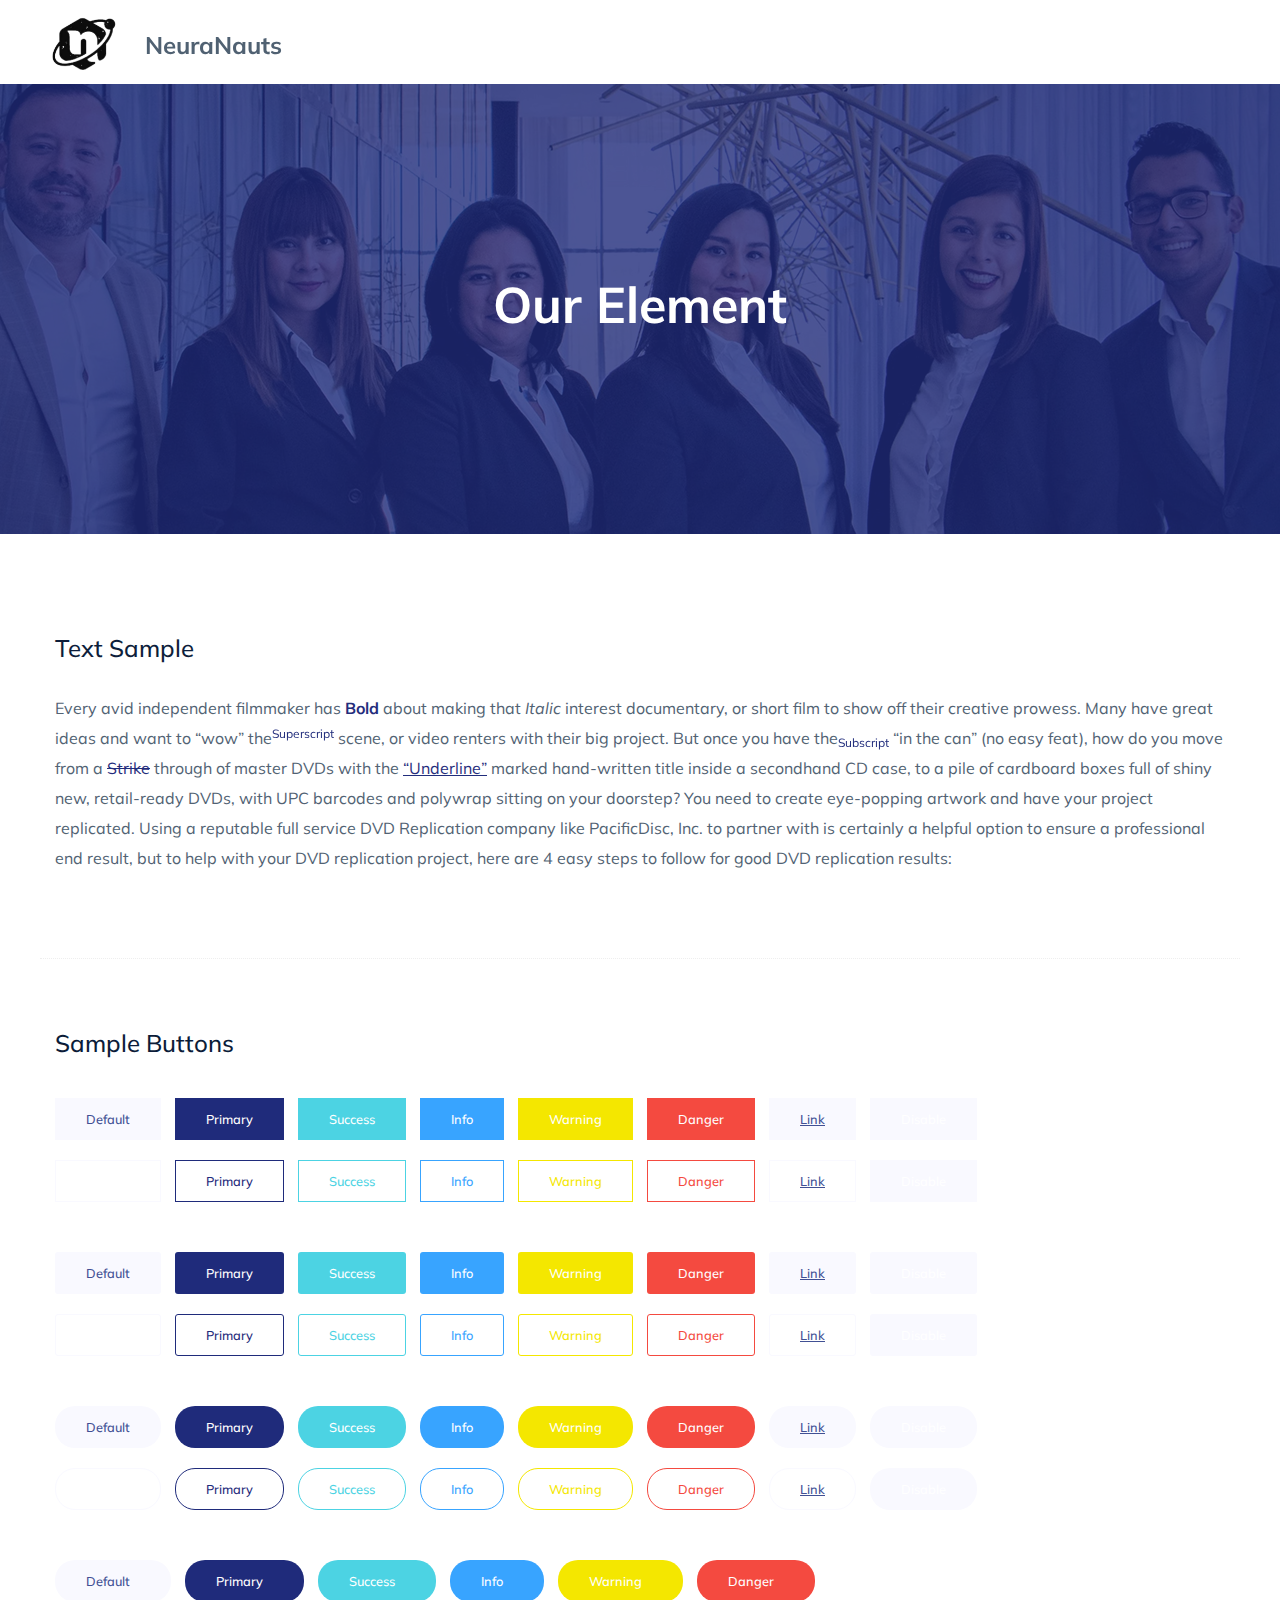
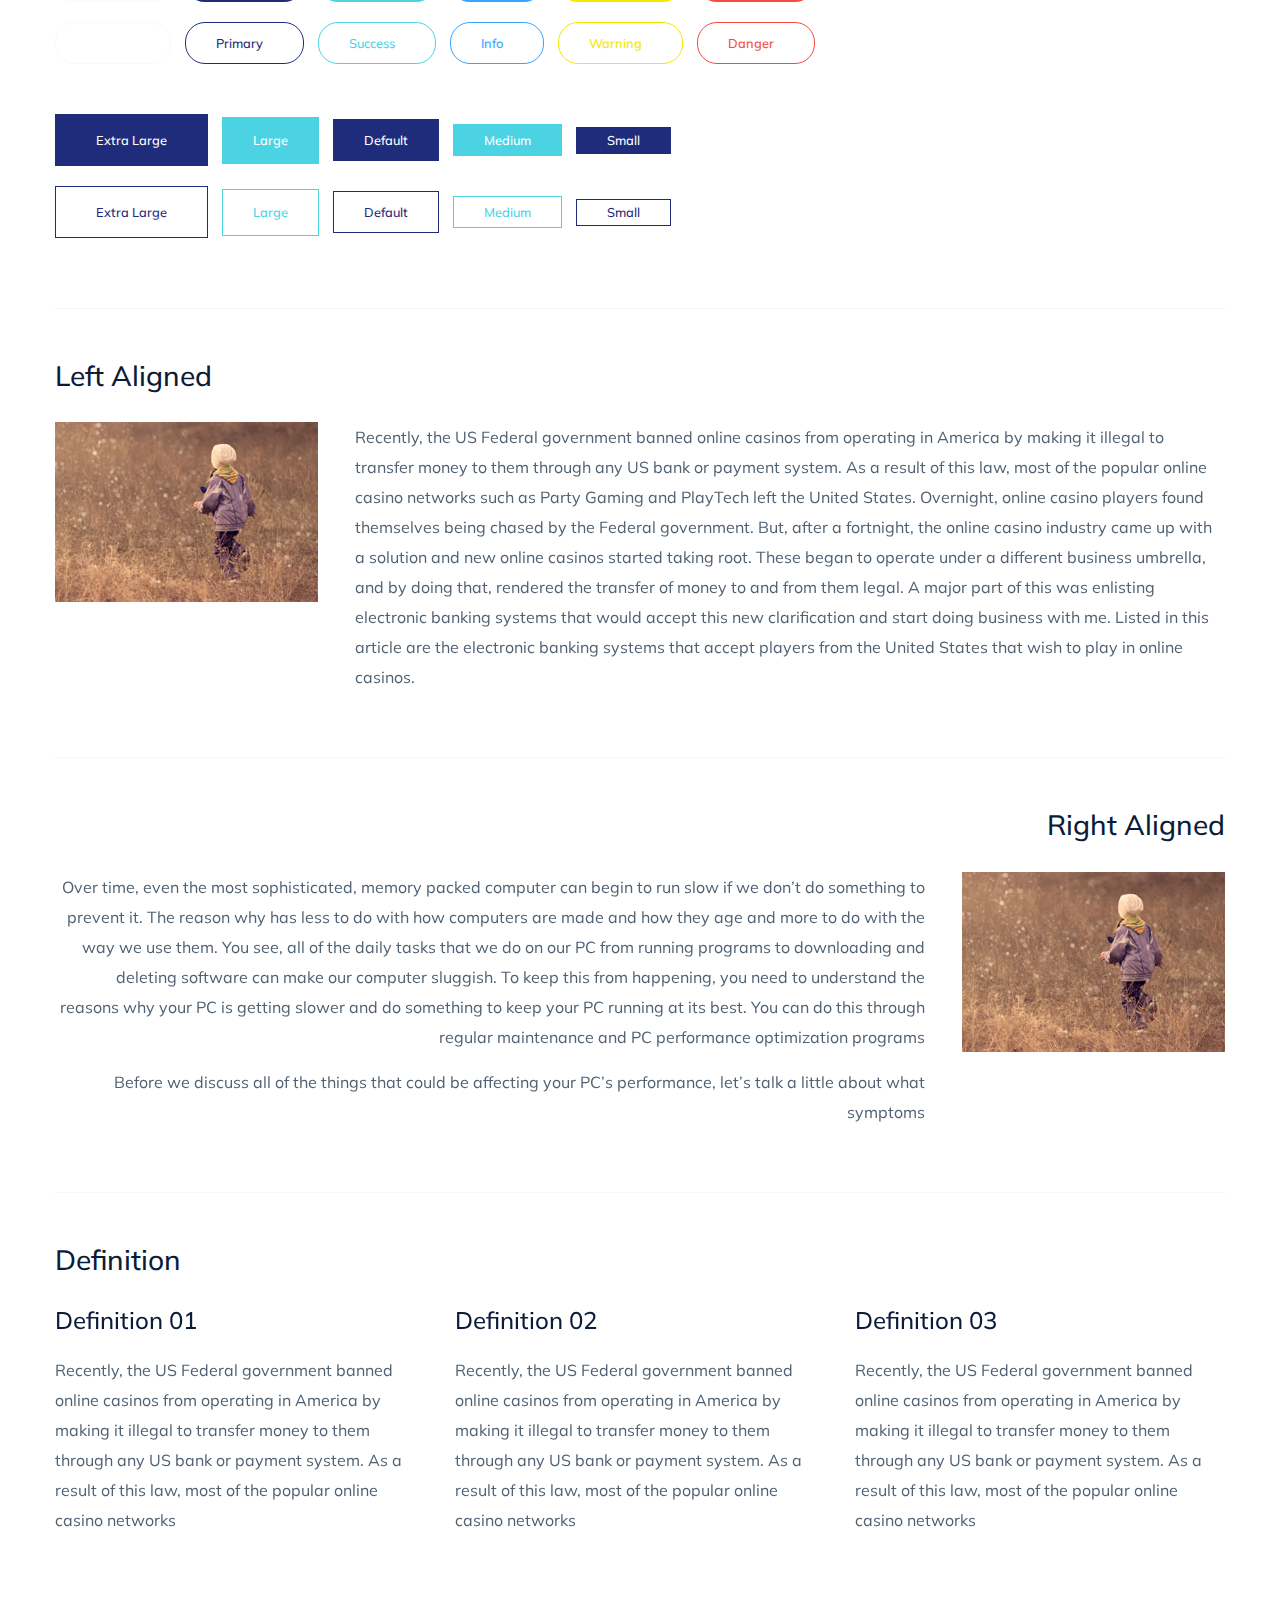
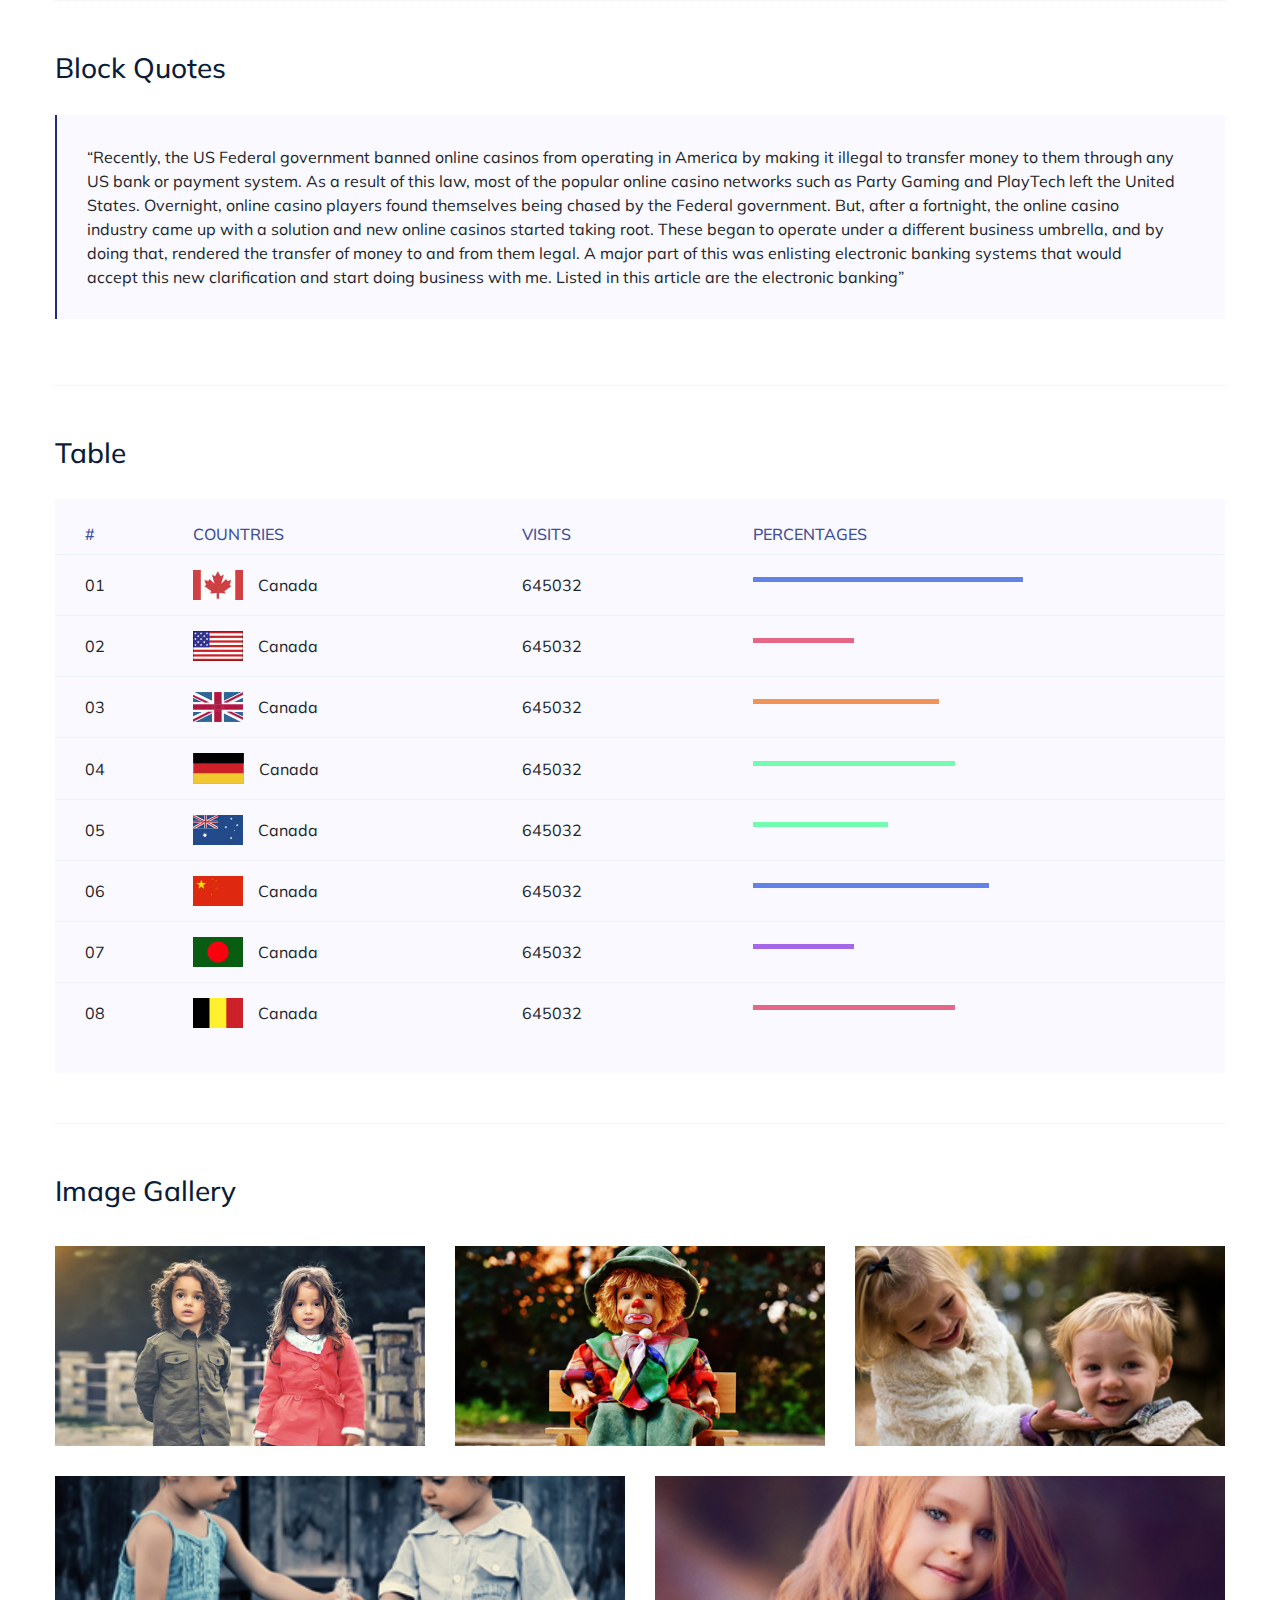
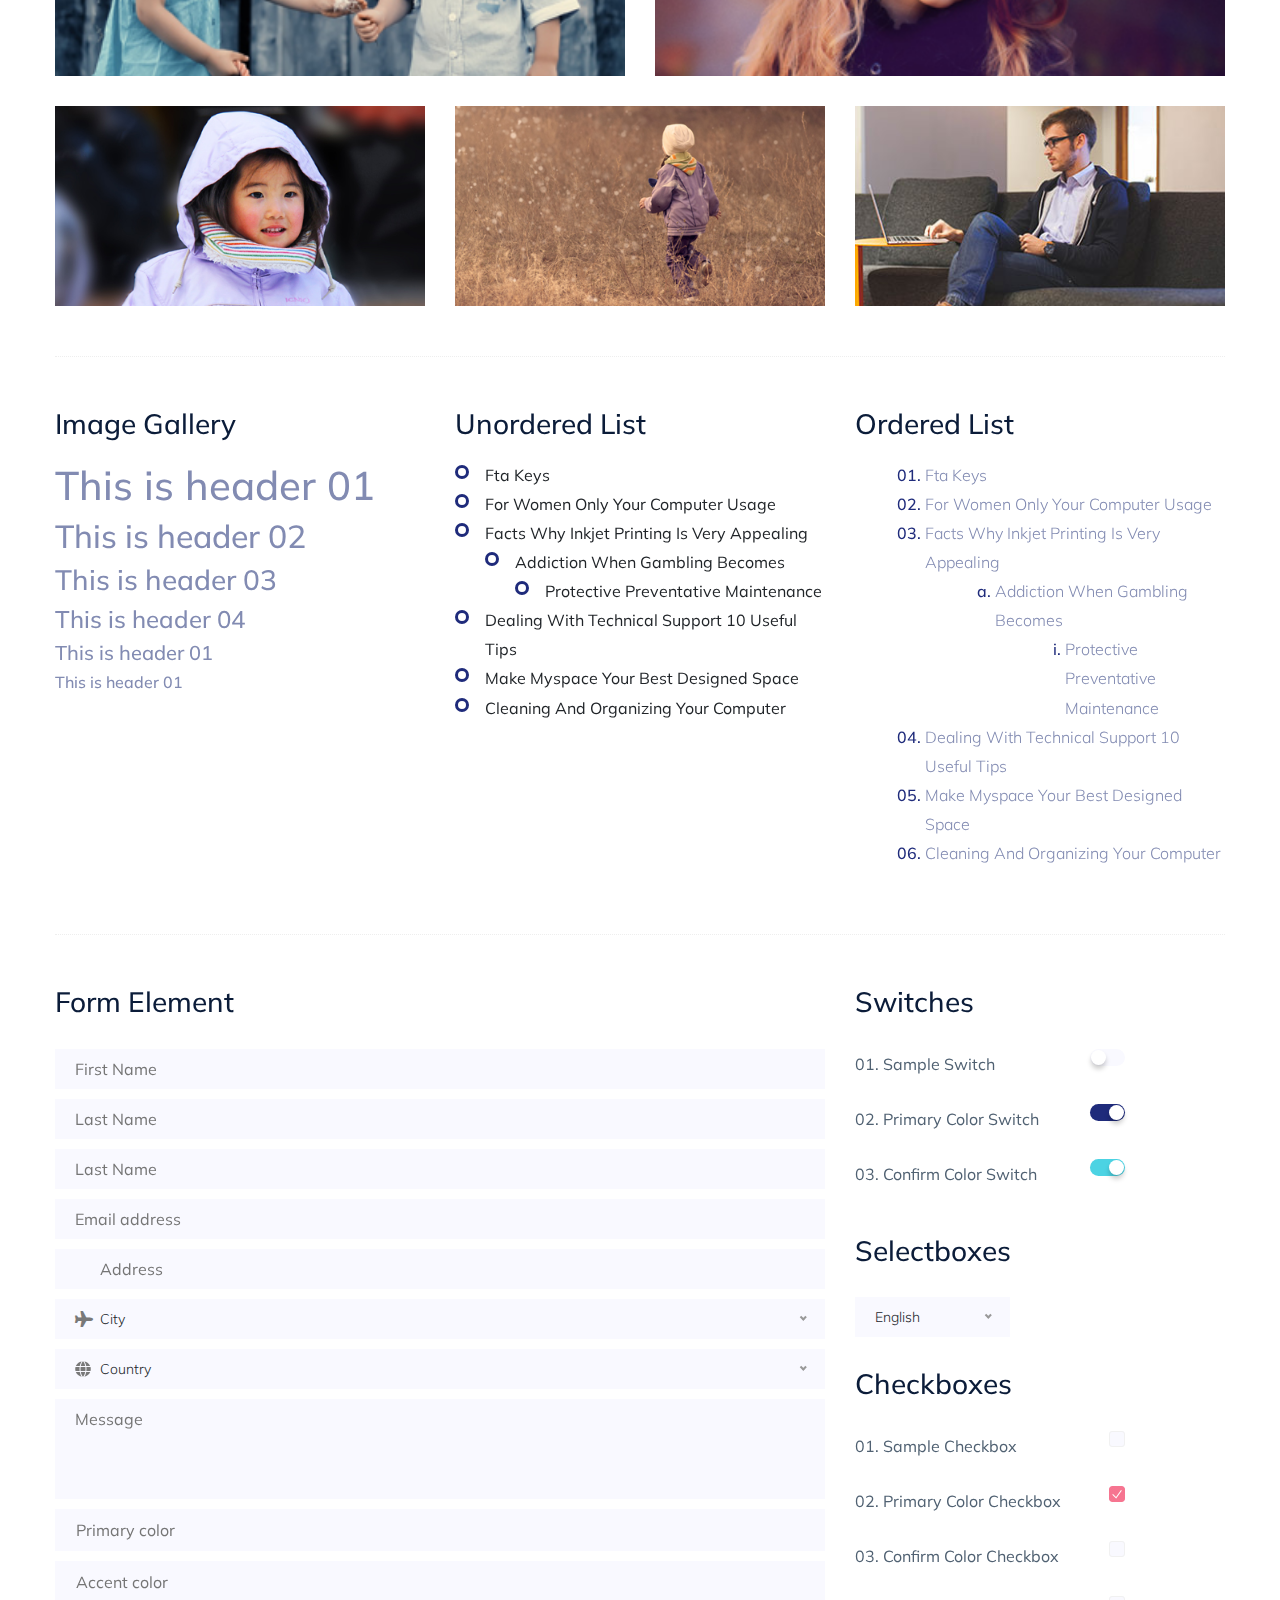
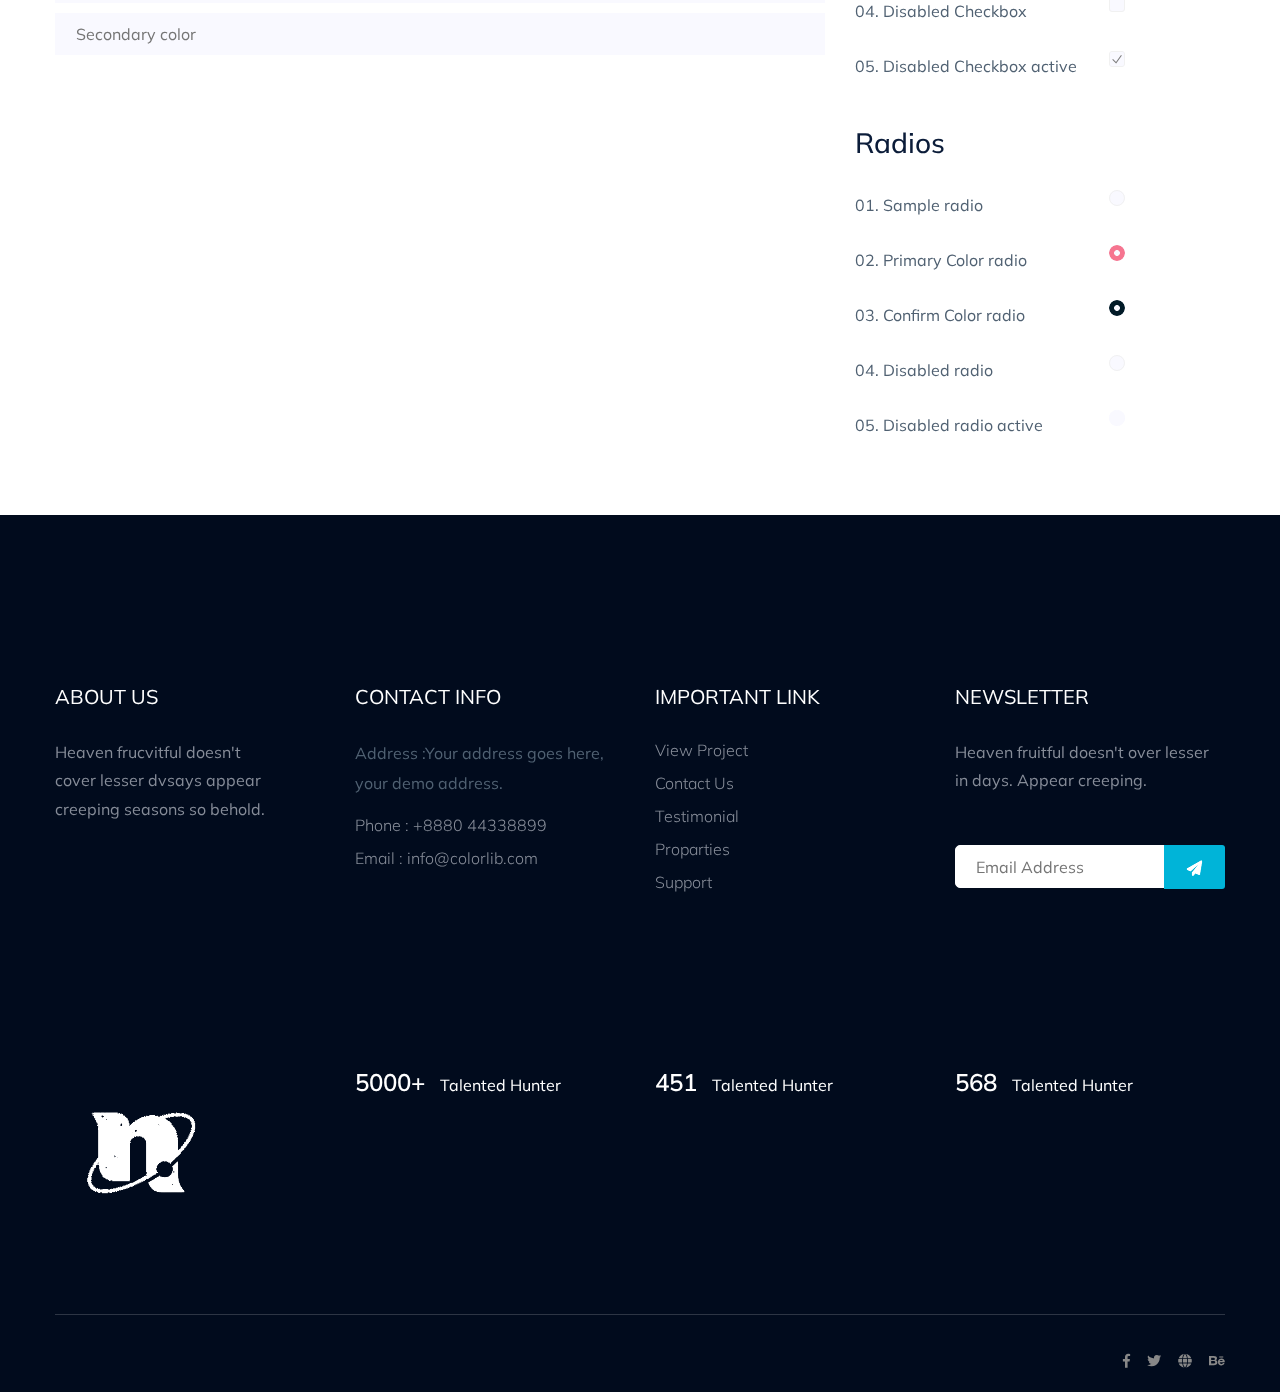
<file: website/elements.html>
<!doctype html>
<html class="no-js" lang="zxx">

<head>
	<meta charset="utf-8">
	<meta http-equiv="x-ua-compatible" content="ie=edge">
	<title>Job board HTML-5 Template </title>
	<meta name="description" content="">
	<meta name="viewport" content="width=device-width, initial-scale=1">
	<link rel="shortcut icon" type="image/x-icon" href="assets/img/favicon.png">
	
	<!-- CSS here -->
		<link rel="stylesheet" href="assets/css/bootstrap.min.css">
		<link rel="stylesheet" href="assets/css/owl.carousel.min.css">
		<link rel="stylesheet" href="assets/css/slicknav.css">
		<link rel="stylesheet" href="assets/css/price_rangs.css">
		<link rel="stylesheet" href="assets/css/animate.min.css">
		<link rel="stylesheet" href="assets/css/magnific-popup.css">
		<link rel="stylesheet" href="assets/css/fontawesome-all.min.css">
		<link rel="stylesheet" href="assets/css/themify-icons.css">
		<link rel="stylesheet" href="assets/css/slick.css">
		<link rel="stylesheet" href="assets/css/nice-select.css">
		<link rel="stylesheet" href="assets/css/style.css">
		<link rel="stylesheet" href="assets/css/responsive.css">
</head>

<body>
	
    <!-- Preloader Start -->
    <div id="preloader-active">
        <div class="preloader d-flex align-items-center justify-content-center">
            <div class="preloader-inner position-relative">
                <div class="preloader-circle"></div>
                <div class="preloader-img pere-text">
                    <img src="assets/img/logo/neuralogo.png" alt="">
                </div>
            </div>
        </div>
    </div>
    <!-- Preloader Start -->
    <header>
        <!-- Header Start -->
       <div class="header-area header-transparrent">
           <div class="headder-top header-sticky">
                <div class="container">
                    <div class="row align-items-center">
                        <div class="col-lg-3 col-md-2">
                            <!-- Logo -->
                            <div class="logo">
								<a href="index.html" style="text-decoration: none; color: inherit; display: flex; align-items: center;">
                                    <img src="assets/img/logo/neura1logo.png" alt="Logo" height="85" width="85" style="position: absolute; top: 10000; left: 0; z-index: 1; ">
                                    <p style="margin-left: 90px; margin-top: 20px;font-size: 24px; font-weight: bold;">NeuraNauts</p>
                                </a>
                            </div>  
                        </div>
                        <div class="col-lg-9 col-md-9">
                            <div class="menu-wrapper">
                                <!-- Main-menu -->
                                <div class="main-menu">
                                    <nav class="d-none d-lg-block">
                                        <ul id="navigation">
                                            <li><a href="index.html">Home</a></li>
                                            <li><a href="job_listing.html">Find a Jobs </a></li>
                                            <li><a href="about.html">About</a></li>
                                            <li><a href="#">Page</a>
                                                <ul class="submenu">
                                                    <li><a href="blog.html">Blog</a></li>
                                                    <li><a href="single-blog.html">Blog Details</a></li>
                                                    <li><a href="elements.html">Elements</a></li>
                                                    <li><a href="job_details.html">job Details</a></li>
                                                </ul>
                                            </li>
                                            <li><a href="contact.html">Contact</a></li>
                                        </ul>
                                    </nav>
                                </div>          
                                <!-- Header-btn -->
                                <!--  <div class="header-btn d-none f-right d-lg-block">
                                    <a href="#" class="btn head-btn1">Register</a>
                                    <a href="#" class="btn head-btn2">Login</a>
                                </div>-->
                            </div>
                        </div>
                        <!-- Mobile Menu -->
                        <div class="col-12">
                            <div class="mobile_menu d-block d-lg-none"></div>
                        </div>
                    </div>
                </div>
           </div>
       </div>
        <!-- Header End -->
    </header>
	<!-- Hero Area Start-->
	<div class="slider-area ">
		<div class="single-slider section-overly slider-height2 d-flex align-items-center" data-background="assets/img/hero/about.jpg">
			<div class="container">
				<div class="row">
					<div class="col-xl-12">
						<div class="hero-cap text-center">
							<h2>Our Element</h2>
						</div>
					</div>
				</div>
			</div>
		</div>
	</div>
	<!-- Hero Area End -->
	<!-- Start Sample Area -->
	<section class="sample-text-area">
		<div class="container box_1170">
			<h3 class="text-heading">Text Sample</h3>
			<p class="sample-text">
				Every avid independent filmmaker has <b>Bold</b> about making that <i>Italic</i> interest documentary,
				or short
				film to show off their creative prowess. Many have great ideas and want to “wow”
				the<sup>Superscript</sup> scene,
				or video renters with their big project. But once you have the<sub>Subscript</sub> “in the can” (no easy
				feat), how
				do you move from a <del>Strike</del> through of master DVDs with the <u>“Underline”</u> marked
				hand-written title
				inside a secondhand CD case, to a pile of cardboard boxes full of shiny new, retail-ready DVDs, with UPC
				barcodes
				and polywrap sitting on your doorstep? You need to create eye-popping artwork and have your project
				replicated.
				Using a reputable full service DVD Replication company like PacificDisc, Inc. to partner with is
				certainly a
				helpful option to ensure a professional end result, but to help with your DVD replication project, here
				are 4 easy
				steps to follow for good DVD replication results:

			</p>
		</div>
	</section>
	<!-- End Sample Area -->
	<!-- Start Button -->
	<section class="button-area">
		<div class="container box_1170 border-top-generic">
			<h3 class="text-heading">Sample Buttons</h3>
			<div class="button-group-area">
				<a href="#" class="genric-btn default">Default</a>
				<a href="#" class="genric-btn primary">Primary</a>
				<a href="#" class="genric-btn success">Success</a>
				<a href="#" class="genric-btn info">Info</a>
				<a href="#" class="genric-btn warning">Warning</a>
				<a href="#" class="genric-btn danger">Danger</a>
				<a href="#" class="genric-btn link">Link</a>
				<a href="#" class="genric-btn disable">Disable</a>
			</div>
			<div class="button-group-area mt-10">
				<a href="#" class="genric-btn default-border">Default</a>
				<a href="#" class="genric-btn primary-border">Primary</a>
				<a href="#" class="genric-btn success-border">Success</a>
				<a href="#" class="genric-btn info-border">Info</a>
				<a href="#" class="genric-btn warning-border">Warning</a>
				<a href="#" class="genric-btn danger-border">Danger</a>
				<a href="#" class="genric-btn link-border">Link</a>
				<a href="#" class="genric-btn disable">Disable</a>
			</div>
			<div class="button-group-area mt-40">
				<a href="#" class="genric-btn default radius">Default</a>
				<a href="#" class="genric-btn primary radius">Primary</a>
				<a href="#" class="genric-btn success radius">Success</a>
				<a href="#" class="genric-btn info radius">Info</a>
				<a href="#" class="genric-btn warning radius">Warning</a>
				<a href="#" class="genric-btn danger radius">Danger</a>
				<a href="#" class="genric-btn link radius">Link</a>
				<a href="#" class="genric-btn disable radius">Disable</a>
			</div>
			<div class="button-group-area mt-10">
				<a href="#" class="genric-btn default-border radius">Default</a>
				<a href="#" class="genric-btn primary-border radius">Primary</a>
				<a href="#" class="genric-btn success-border radius">Success</a>
				<a href="#" class="genric-btn info-border radius">Info</a>
				<a href="#" class="genric-btn warning-border radius">Warning</a>
				<a href="#" class="genric-btn danger-border radius">Danger</a>
				<a href="#" class="genric-btn link-border radius">Link</a>
				<a href="#" class="genric-btn disable radius">Disable</a>
			</div>
			<div class="button-group-area mt-40">
				<a href="#" class="genric-btn default circle">Default</a>
				<a href="#" class="genric-btn primary circle">Primary</a>
				<a href="#" class="genric-btn success circle">Success</a>
				<a href="#" class="genric-btn info circle">Info</a>
				<a href="#" class="genric-btn warning circle">Warning</a>
				<a href="#" class="genric-btn danger circle">Danger</a>
				<a href="#" class="genric-btn link circle">Link</a>
				<a href="#" class="genric-btn disable circle">Disable</a>
			</div>
			<div class="button-group-area mt-10">
				<a href="#" class="genric-btn default-border circle">Default</a>
				<a href="#" class="genric-btn primary-border circle">Primary</a>
				<a href="#" class="genric-btn success-border circle">Success</a>
				<a href="#" class="genric-btn info-border circle">Info</a>
				<a href="#" class="genric-btn warning-border circle">Warning</a>
				<a href="#" class="genric-btn danger-border circle">Danger</a>
				<a href="#" class="genric-btn link-border circle">Link</a>
				<a href="#" class="genric-btn disable circle">Disable</a>
			</div>
			<div class="button-group-area mt-40">
				<a href="#" class="genric-btn default circle arrow">Default<span class="lnr lnr-arrow-right"></span></a>
				<a href="#" class="genric-btn primary circle arrow">Primary<span class="lnr lnr-arrow-right"></span></a>
				<a href="#" class="genric-btn success circle arrow">Success<span class="lnr lnr-arrow-right"></span></a>
				<a href="#" class="genric-btn info circle arrow">Info<span class="lnr lnr-arrow-right"></span></a>
				<a href="#" class="genric-btn warning circle arrow">Warning<span class="lnr lnr-arrow-right"></span></a>
				<a href="#" class="genric-btn danger circle arrow">Danger<span class="lnr lnr-arrow-right"></span></a>
			</div>
			<div class="button-group-area mt-10">
				<a href="#" class="genric-btn default-border circle arrow">Default<span
						class="lnr lnr-arrow-right"></span></a>
				<a href="#" class="genric-btn primary-border circle arrow">Primary<span
						class="lnr lnr-arrow-right"></span></a>
				<a href="#" class="genric-btn success-border circle arrow">Success<span
						class="lnr lnr-arrow-right"></span></a>
				<a href="#" class="genric-btn info-border circle arrow">Info<span
						class="lnr lnr-arrow-right"></span></a>
				<a href="#" class="genric-btn warning-border circle arrow">Warning<span
						class="lnr lnr-arrow-right"></span></a>
				<a href="#" class="genric-btn danger-border circle arrow">Danger<span
						class="lnr lnr-arrow-right"></span></a>
			</div>
			<div class="button-group-area mt-40">
				<a href="#" class="genric-btn primary e-large">Extra Large</a>
				<a href="#" class="genric-btn success large">Large</a>
				<a href="#" class="genric-btn primary">Default</a>
				<a href="#" class="genric-btn success medium">Medium</a>
				<a href="#" class="genric-btn primary small">Small</a>
			</div>
			<div class="button-group-area mt-10">
				<a href="#" class="genric-btn primary-border e-large">Extra Large</a>
				<a href="#" class="genric-btn success-border large">Large</a>
				<a href="#" class="genric-btn primary-border">Default</a>
				<a href="#" class="genric-btn success-border medium">Medium</a>
				<a href="#" class="genric-btn primary-border small">Small</a>
			</div>
		</div>
	</section>
	<!-- End Button -->
	<!-- Start Align Area -->
	<div class="whole-wrap">
		<div class="container box_1170">
			<div class="section-top-border">
				<h3 class="mb-30">Left Aligned</h3>
				<div class="row">
					<div class="col-md-3">
						<img src="assets/img/elements/d.jpg" alt="" class="img-fluid">
					</div>
					<div class="col-md-9 mt-sm-20">
						<p>Recently, the US Federal government banned online casinos from operating in America by making
							it illegal to
							transfer money to them through any US bank or payment system. As a result of this law, most
							of the popular
							online casino networks such as Party Gaming and PlayTech left the United States. Overnight,
							online casino
							players found themselves being chased by the Federal government. But, after a fortnight, the
							online casino
							industry came up with a solution and new online casinos started taking root. These began to
							operate under a
							different business umbrella, and by doing that, rendered the transfer of money to and from
							them legal. A major
							part of this was enlisting electronic banking systems that would accept this new
							clarification and start doing
							business with me. Listed in this article are the electronic banking systems that accept
							players from the United
							States that wish to play in online casinos.</p>
					</div>
				</div>
			</div>
			<div class="section-top-border text-right">
				<h3 class="mb-30">Right Aligned</h3>
				<div class="row">
					<div class="col-md-9">
						<p class="text-right">Over time, even the most sophisticated, memory packed computer can begin
							to run slow if we
							don’t do something to prevent it. The reason why has less to do with how computers are made
							and how they age and
							more to do with the way we use them. You see, all of the daily tasks that we do on our PC
							from running programs
							to downloading and deleting software can make our computer sluggish. To keep this from
							happening, you need to
							understand the reasons why your PC is getting slower and do something to keep your PC
							running at its best. You
							can do this through regular maintenance and PC performance optimization programs</p>
						<p class="text-right">Before we discuss all of the things that could be affecting your PC’s
							performance, let’s
							talk a little about what symptoms</p>
					</div>
					<div class="col-md-3">
						<img src="assets/img/elements/d.jpg" alt="" class="img-fluid">
					</div>
				</div>
			</div>
			<div class="section-top-border">
				<h3 class="mb-30">Definition</h3>
				<div class="row">
					<div class="col-md-4">
						<div class="single-defination">
							<h4 class="mb-20">Definition 01</h4>
							<p>Recently, the US Federal government banned online casinos from operating in America by
								making it illegal to
								transfer money to them through any US bank or payment system. As a result of this law,
								most of the popular
								online casino networks</p>
						</div>
					</div>
					<div class="col-md-4">
						<div class="single-defination">
							<h4 class="mb-20">Definition 02</h4>
							<p>Recently, the US Federal government banned online casinos from operating in America by
								making it illegal to
								transfer money to them through any US bank or payment system. As a result of this law,
								most of the popular
								online casino networks</p>
						</div>
					</div>
					<div class="col-md-4">
						<div class="single-defination">
							<h4 class="mb-20">Definition 03</h4>
							<p>Recently, the US Federal government banned online casinos from operating in America by
								making it illegal to
								transfer money to them through any US bank or payment system. As a result of this law,
								most of the popular
								online casino networks</p>
						</div>
					</div>
				</div>
			</div>
			<div class="section-top-border">
				<h3 class="mb-30">Block Quotes</h3>
				<div class="row">
					<div class="col-lg-12">
						<blockquote class="generic-blockquote">
							“Recently, the US Federal government banned online casinos from operating in America by
							making it illegal to
							transfer money to them through any US bank or payment system. As a result of this law, most
							of the popular
							online casino networks such as Party Gaming and PlayTech left the United States. Overnight,
							online casino
							players found themselves being chased by the Federal government. But, after a fortnight, the
							online casino
							industry came up with a solution and new online casinos started taking root. These began to
							operate under a
							different business umbrella, and by doing that, rendered the transfer of money to and from
							them legal. A major
							part of this was enlisting electronic banking systems that would accept this new
							clarification and start doing
							business with me. Listed in this article are the electronic banking”
						</blockquote>
					</div>
				</div>
			</div>
			<div class="section-top-border">
				<h3 class="mb-30">Table</h3>
				<div class="progress-table-wrap">
					<div class="progress-table">
						<div class="table-head">
							<div class="serial">#</div>
							<div class="country">Countries</div>
							<div class="visit">Visits</div>
							<div class="percentage">Percentages</div>
						</div>
						<div class="table-row">
							<div class="serial">01</div>
							<div class="country"> <img src="assets/img/elements/f1.jpg" alt="flag">Canada</div>
							<div class="visit">645032</div>
							<div class="percentage">
								<div class="progress">
									<div class="progress-bar color-1" role="progressbar" style="width: 80%"
										aria-valuenow="80" aria-valuemin="0" aria-valuemax="100"></div>
								</div>
							</div>
						</div>
						<div class="table-row">
							<div class="serial">02</div>
							<div class="country"> <img src="assets/img/elements/f2.jpg" alt="flag">Canada</div>
							<div class="visit">645032</div>
							<div class="percentage">
								<div class="progress">
									<div class="progress-bar color-2" role="progressbar" style="width: 30%"
										aria-valuenow="30" aria-valuemin="0" aria-valuemax="100"></div>
								</div>
							</div>
						</div>
						<div class="table-row">
							<div class="serial">03</div>
							<div class="country"> <img src="assets/img/elements/f3.jpg" alt="flag">Canada</div>
							<div class="visit">645032</div>
							<div class="percentage">
								<div class="progress">
									<div class="progress-bar color-3" role="progressbar" style="width: 55%"
										aria-valuenow="55" aria-valuemin="0" aria-valuemax="100"></div>
								</div>
							</div>
						</div>
						<div class="table-row">
							<div class="serial">04</div>
							<div class="country"> <img src="assets/img/elements/f4.jpg" alt="flag">Canada</div>
							<div class="visit">645032</div>
							<div class="percentage">
								<div class="progress">
									<div class="progress-bar color-4" role="progressbar" style="width: 60%"
										aria-valuenow="60" aria-valuemin="0" aria-valuemax="100"></div>
								</div>
							</div>
						</div>
						<div class="table-row">
							<div class="serial">05</div>
							<div class="country"> <img src="assets/img/elements/f5.jpg" alt="flag">Canada</div>
							<div class="visit">645032</div>
							<div class="percentage">
								<div class="progress">
									<div class="progress-bar color-5" role="progressbar" style="width: 40%"
										aria-valuenow="40" aria-valuemin="0" aria-valuemax="100"></div>
								</div>
							</div>
						</div>
						<div class="table-row">
							<div class="serial">06</div>
							<div class="country"> <img src="assets/img/elements/f6.jpg" alt="flag">Canada</div>
							<div class="visit">645032</div>
							<div class="percentage">
								<div class="progress">
									<div class="progress-bar color-6" role="progressbar" style="width: 70%"
										aria-valuenow="70" aria-valuemin="0" aria-valuemax="100"></div>
								</div>
							</div>
						</div>
						<div class="table-row">
							<div class="serial">07</div>
							<div class="country"> <img src="assets/img/elements/f7.jpg" alt="flag">Canada</div>
							<div class="visit">645032</div>
							<div class="percentage">
								<div class="progress">
									<div class="progress-bar color-7" role="progressbar" style="width: 30%"
										aria-valuenow="30" aria-valuemin="0" aria-valuemax="100"></div>
								</div>
							</div>
						</div>
						<div class="table-row">
							<div class="serial">08</div>
							<div class="country"> <img src="assets/img/elements/f8.jpg" alt="flag">Canada</div>
							<div class="visit">645032</div>
							<div class="percentage">
								<div class="progress">
									<div class="progress-bar color-8" role="progressbar" style="width: 60%"
										aria-valuenow="60" aria-valuemin="0" aria-valuemax="100"></div>
								</div>
							</div>
						</div>
					</div>
				</div>
			</div>
			<div class="section-top-border">
				<h3>Image Gallery</h3>
				<div class="row gallery-item">
					<div class="col-md-4">
						<a href="assets/img/elements/g1.jpg" class="img-pop-up">
							<div class="single-gallery-image" style="background: url(assets/img/elements/g1.jpg);"></div>
						</a>
					</div>
					<div class="col-md-4">
						<a href="assets/img/elements/g2.jpg" class="img-pop-up">
							<div class="single-gallery-image" style="background: url(assets/img/elements/g2.jpg);"></div>
						</a>
					</div>
					<div class="col-md-4">
						<a href="assets/img/elements/g3.jpg" class="img-pop-up">
							<div class="single-gallery-image" style="background: url(assets/img/elements/g3.jpg);"></div>
						</a>
					</div>
					<div class="col-md-6">
						<a href="assets/img/elements/g4.jpg" class="img-pop-up">
							<div class="single-gallery-image" style="background: url(assets/img/elements/g4.jpg);"></div>
						</a>
					</div>
					<div class="col-md-6">
						<a href="assets/img/elements/g5.jpg" class="img-pop-up">
							<div class="single-gallery-image" style="background: url(assets/img/elements/g5.jpg);"></div>
						</a>
					</div>
					<div class="col-md-4">
						<a href="assets/img/elements/g6.jpg" class="img-pop-up">
							<div class="single-gallery-image" style="background: url(assets/img/elements/g6.jpg);"></div>
						</a>
					</div>
					<div class="col-md-4">
						<a href="assets/img/elements/g7.jpg" class="img-pop-up">
							<div class="single-gallery-image" style="background: url(assets/img/elements/g7.jpg);"></div>
						</a>
					</div>
					<div class="col-md-4">
						<a href="assets/img/elements/g8.jpg" class="img-pop-up">
							<div class="single-gallery-image" style="background: url(assets/img/elements/g8.jpg);"></div>
						</a>
					</div>
				</div>
			</div>
			<div class="section-top-border">
				<div class="row">
					<div class="col-md-4">
						<h3 class="mb-20">Image Gallery</h3>
						<div class="typography">
							<h1>This is header 01</h1>
							<h2>This is header 02</h2>
							<h3>This is header 03</h3>
							<h4>This is header 04</h4>
							<h5>This is header 01</h5>
							<h6>This is header 01</h6>
						</div>
					</div>
					<div class="col-md-4 mt-sm-30">
						<h3 class="mb-20">Unordered List</h3>
						<div class="">
							<ul class="unordered-list">
								<li>Fta Keys</li>
								<li>For Women Only Your Computer Usage</li>
								<li>Facts Why Inkjet Printing Is Very Appealing
									<ul>
										<li>Addiction When Gambling Becomes
											<ul>
												<li>Protective Preventative Maintenance</li>
											</ul>
										</li>
									</ul>
								</li>
								<li>Dealing With Technical Support 10 Useful Tips</li>
								<li>Make Myspace Your Best Designed Space</li>
								<li>Cleaning And Organizing Your Computer</li>
							</ul>
						</div>
					</div>
					<div class="col-md-4 mt-sm-30">
						<h3 class="mb-20">Ordered List</h3>
						<div class="">
							<ol class="ordered-list">
								<li><span>Fta Keys</span></li>
								<li><span>For Women Only Your Computer Usage</span></li>
								<li><span>Facts Why Inkjet Printing Is Very Appealing</span>
									<ol class="ordered-list-alpha">
										<li><span>Addiction When Gambling Becomes</span>
											<ol class="ordered-list-roman">
												<li><span>Protective Preventative Maintenance</span></li>
											</ol>
										</li>
									</ol>
								</li>
								<li><span>Dealing With Technical Support 10 Useful Tips</span></li>
								<li><span>Make Myspace Your Best Designed Space</span></li>
								<li><span>Cleaning And Organizing Your Computer</span></li>
							</ol>
						</div>
					</div>
				</div>
			</div>
			<div class="section-top-border">
				<div class="row">
					<div class="col-lg-8 col-md-8">
						<h3 class="mb-30">Form Element</h3>
						<form action="#">
							<div class="mt-10">
								<input type="text" name="first_name" placeholder="First Name"
									onfocus="this.placeholder = ''" onblur="this.placeholder = 'First Name'" required
									class="single-input">
							</div>
							<div class="mt-10">
								<input type="text" name="last_name" placeholder="Last Name"
									onfocus="this.placeholder = ''" onblur="this.placeholder = 'Last Name'" required
									class="single-input">
							</div>
							<div class="mt-10">
								<input type="text" name="last_name" placeholder="Last Name"
									onfocus="this.placeholder = ''" onblur="this.placeholder = 'Last Name'" required
									class="single-input">
							</div>
							<div class="mt-10">
								<input type="email" name="EMAIL" placeholder="Email address"
									onfocus="this.placeholder = ''" onblur="this.placeholder = 'Email address'" required
									class="single-input">
							</div>
							<div class="input-group-icon mt-10">
								<div class="icon"><i class="fa fa-thumb-tack" aria-hidden="true"></i></div>
								<input type="text" name="address" placeholder="Address" onfocus="this.placeholder = ''"
									onblur="this.placeholder = 'Address'" required class="single-input">
							</div>
							<div class="input-group-icon mt-10">
								<div class="icon"><i class="fa fa-plane" aria-hidden="true"></i></div>
								<div class="form-select" id="default-select"">
											<select>
												<option value=" 1">City</option>
									<option value="1">Dhaka</option>
									<option value="1">Dilli</option>
									<option value="1">Newyork</option>
									<option value="1">Islamabad</option>
									</select>
								</div>
							</div>
							<div class="input-group-icon mt-10">
								<div class="icon"><i class="fa fa-globe" aria-hidden="true"></i></div>
								<div class="form-select" id="default-select"">
											<select>
												<option value=" 1">Country</option>
									<option value="1">Bangladesh</option>
									<option value="1">India</option>
									<option value="1">England</option>
									<option value="1">Srilanka</option>
									</select>
								</div>
							</div>

							<div class="mt-10">
								<textarea class="single-textarea" placeholder="Message" onfocus="this.placeholder = ''"
									onblur="this.placeholder = 'Message'" required></textarea>
							</div>
							<!-- For Gradient Border Use -->
							<!-- <div class="mt-10">
										<div class="primary-input">
											<input id="primary-input" type="text" name="first_name" placeholder="Primary color" onfocus="this.placeholder = ''" onblur="this.placeholder = 'Primary color'">
											<label for="primary-input"></label>
										</div>
									</div> -->
							<div class="mt-10">
								<input type="text" name="first_name" placeholder="Primary color"
									onfocus="this.placeholder = ''" onblur="this.placeholder = 'Primary color'" required
									class="single-input-primary">
							</div>
							<div class="mt-10">
								<input type="text" name="first_name" placeholder="Accent color"
									onfocus="this.placeholder = ''" onblur="this.placeholder = 'Accent color'" required
									class="single-input-accent">
							</div>
							<div class="mt-10">
								<input type="text" name="first_name" placeholder="Secondary color"
									onfocus="this.placeholder = ''" onblur="this.placeholder = 'Secondary color'"
									required class="single-input-secondary">
							</div>
						</form>
					</div>
					<div class="col-lg-3 col-md-4 mt-sm-30">
						<div class="single-element-widget">
							<h3 class="mb-30">Switches</h3>
							<div class="switch-wrap d-flex justify-content-between">
								<p>01. Sample Switch</p>
								<div class="primary-switch">
									<input type="checkbox" id="default-switch">
									<label for="default-switch"></label>
								</div>
							</div>
							<div class="switch-wrap d-flex justify-content-between">
								<p>02. Primary Color Switch</p>
								<div class="primary-switch">
									<input type="checkbox" id="primary-switch" checked>
									<label for="primary-switch"></label>
								</div>
							</div>
							<div class="switch-wrap d-flex justify-content-between">
								<p>03. Confirm Color Switch</p>
								<div class="confirm-switch">
									<input type="checkbox" id="confirm-switch" checked>
									<label for="confirm-switch"></label>
								</div>
							</div>
						</div>
						<div class="single-element-widget mt-30">
							<h3 class="mb-30">Selectboxes</h3>
							<div class="default-select" id="default-select"">
										<select>
											<option value=" 1">English</option>
								<option value="1">Spanish</option>
								<option value="1">Arabic</option>
								<option value="1">Portuguise</option>
								<option value="1">Bengali</option>
								</select>
							</div>
						</div>
						<div class="single-element-widget mt-30">
							<h3 class="mb-30">Checkboxes</h3>
							<div class="switch-wrap d-flex justify-content-between">
								<p>01. Sample Checkbox</p>
								<div class="primary-checkbox">
									<input type="checkbox" id="default-checkbox">
									<label for="default-checkbox"></label>
								</div>
							</div>
							<div class="switch-wrap d-flex justify-content-between">
								<p>02. Primary Color Checkbox</p>
								<div class="primary-checkbox">
									<input type="checkbox" id="primary-checkbox" checked>
									<label for="primary-checkbox"></label>
								</div>
							</div>
							<div class="switch-wrap d-flex justify-content-between">
								<p>03. Confirm Color Checkbox</p>
								<div class="confirm-checkbox">
									<input type="checkbox" id="confirm-checkbox">
									<label for="confirm-checkbox"></label>
								</div>
							</div>
							<div class="switch-wrap d-flex justify-content-between">
								<p>04. Disabled Checkbox</p>
								<div class="disabled-checkbox">
									<input type="checkbox" id="disabled-checkbox" disabled>
									<label for="disabled-checkbox"></label>
								</div>
							</div>
							<div class="switch-wrap d-flex justify-content-between">
								<p>05. Disabled Checkbox active</p>
								<div class="disabled-checkbox">
									<input type="checkbox" id="disabled-checkbox-active" checked disabled>
									<label for="disabled-checkbox-active"></label>
								</div>
							</div>
						</div>
						<div class="single-element-widget mt-30">
							<h3 class="mb-30">Radios</h3>
							<div class="switch-wrap d-flex justify-content-between">
								<p>01. Sample radio</p>
								<div class="primary-radio">
									<input type="checkbox" id="default-radio">
									<label for="default-radio"></label>
								</div>
							</div>
							<div class="switch-wrap d-flex justify-content-between">
								<p>02. Primary Color radio</p>
								<div class="primary-radio">
									<input type="checkbox" id="primary-radio" checked>
									<label for="primary-radio"></label>
								</div>
							</div>
							<div class="switch-wrap d-flex justify-content-between">
								<p>03. Confirm Color radio</p>
								<div class="confirm-radio">
									<input type="checkbox" id="confirm-radio" checked>
									<label for="confirm-radio"></label>
								</div>
							</div>
							<div class="switch-wrap d-flex justify-content-between">
								<p>04. Disabled radio</p>
								<div class="disabled-radio">
									<input type="checkbox" id="disabled-radio" disabled>
									<label for="disabled-radio"></label>
								</div>
							</div>
							<div class="switch-wrap d-flex justify-content-between">
								<p>05. Disabled radio active</p>
								<div class="disabled-radio">
									<input type="checkbox" id="disabled-radio-active" checked disabled>
									<label for="disabled-radio-active"></label>
								</div>
							</div>
						</div>
					</div>
				</div>
			</div>
		</div>
	</div>
	<!-- End Align Area -->
	<footer>
		<!-- Footer Start-->
		<div class="footer-area footer-bg footer-padding">
			<div class="container">
				<div class="row d-flex justify-content-between">
					<div class="col-xl-3 col-lg-3 col-md-4 col-sm-6">
					   <div class="single-footer-caption mb-50">
						 <div class="single-footer-caption mb-30">
							 <div class="footer-tittle">
								 <h4>About Us</h4>
								 <div class="footer-pera">
									 <p>Heaven frucvitful doesn't cover lesser dvsays appear creeping seasons so behold.</p>
								</div>
							 </div>
						 </div>
  
					   </div>
					</div>
					<div class="col-xl-3 col-lg-3 col-md-4 col-sm-5">
						<div class="single-footer-caption mb-50">
							<div class="footer-tittle">
								<h4>Contact Info</h4>
								<ul>
									<li>
									<p>Address :Your address goes
										here, your demo address.</p>
									</li>
									<li><a href="#">Phone : +8880 44338899</a></li>
									<li><a href="#">Email : info@colorlib.com</a></li>
								</ul>
							</div>
  
						</div>
					</div>
					<div class="col-xl-3 col-lg-3 col-md-4 col-sm-5">
						<div class="single-footer-caption mb-50">
							<div class="footer-tittle">
								<h4>Important Link</h4>
								<ul>
									<li><a href="#"> View Project</a></li>
									<li><a href="#">Contact Us</a></li>
									<li><a href="#">Testimonial</a></li>
									<li><a href="#">Proparties</a></li>
									<li><a href="#">Support</a></li>
								</ul>
							</div>
						</div>
					</div>
					<div class="col-xl-3 col-lg-3 col-md-4 col-sm-5">
						<div class="single-footer-caption mb-50">
							<div class="footer-tittle">
								<h4>Newsletter</h4>
								<div class="footer-pera footer-pera2">
								 <p>Heaven fruitful doesn't over lesser in days. Appear creeping.</p>
							 </div>
							 <!-- Form -->
							 <div class="footer-form" >
								 <div id="mc_embed_signup">
									 <form target="_blank" action="https://spondonit.us12.list-manage.com/subscribe/post?u=1462626880ade1ac87bd9c93a&amp;id=92a4423d01"
									 method="get" class="subscribe_form relative mail_part">
										 <input type="email" name="email" id="newsletter-form-email" placeholder="Email Address"
										 class="placeholder hide-on-focus" onfocus="this.placeholder = ''"
										 onblur="this.placeholder = ' Email Address '">
										 <div class="form-icon">
											 <button type="submit" name="submit" id="newsletter-submit"
											 class="email_icon newsletter-submit button-contactForm"><img src="assets/img/icon/form.png" alt=""></button>
										 </div>
										 <div class="mt-10 info"></div>
									 </form>
								 </div>
							 </div>
							</div>
						</div>
					</div>
				</div>
			   <!--  -->
			   <div class="row footer-wejed justify-content-between">
					   <div class="col-xl-3 col-lg-3 col-md-4 col-sm-6">
						  <!-- logo -->
						  <div class="footer-logo mb-20">
							<a href="index.html"><img src="assets/img/logo/neura0logo.png" width="170" height="170" alt=""></a>
						  </div>
					   </div>
					   <div class="col-xl-3 col-lg-3 col-md-4 col-sm-5">
						<div class="footer-tittle-bottom">
							<span>5000+</span>
							<p>Talented Hunter</p>
						</div>
					   </div>
					   <div class="col-xl-3 col-lg-3 col-md-4 col-sm-5">
							<div class="footer-tittle-bottom">
								<span>451</span>
								<p>Talented Hunter</p>
							</div>
					   </div>
					   <div class="col-xl-3 col-lg-3 col-md-4 col-sm-5">
							<!-- Footer Bottom Tittle -->
							<div class="footer-tittle-bottom">
								<span>568</span>
								<p>Talented Hunter</p>
							</div>
					   </div>
			   </div>
			</div>
		</div>
		<!-- footer-bottom area -->
		<div class="footer-bottom-area footer-bg">
			<div class="container">
				<div class="footer-border">
					 <div class="row d-flex justify-content-between align-items-center">
						 <div class="col-xl-10 col-lg-10 ">
							 <div class="footer-copy-right">
								 <p><!-- Link back to Colorlib can't be removed. Template is licensed under CC BY 3.0. -->
  Copyright &copy;<script>document.write(new Date().getFullYear());</script> All rights reserved | This template is made with <i class="fa fa-heart" aria-hidden="true"></i> by <a href="https://colorlib.com" target="_blank">Colorlib</a>
  <!-- Link back to Colorlib can't be removed. Template is licensed under CC BY 3.0. --></p>
							 </div>
						 </div>
						 <div class="col-xl-2 col-lg-2">
							 <div class="footer-social f-right">
								 <a href="#"><i class="fab fa-facebook-f"></i></a>
								 <a href="#"><i class="fab fa-twitter"></i></a>
								 <a href="#"><i class="fas fa-globe"></i></a>
								 <a href="#"><i class="fab fa-behance"></i></a>
							 </div>
						 </div>
					 </div>
				</div>
			</div>
		</div>
		<!-- Footer End-->
	</footer>
	
<!-- JS here -->
		<!-- All JS Custom Plugins Link Here here -->
        <script src="./assets/js/vendor/modernizr-3.5.0.min.js"></script>
		<!-- Jquery, Popper, Bootstrap -->
		<script src="./assets/js/vendor/jquery-1.12.4.min.js"></script>
        <script src="./assets/js/popper.min.js"></script>
        <script src="./assets/js/bootstrap.min.js"></script>
	    <!-- Jquery Mobile Menu -->
        <script src="./assets/js/jquery.slicknav.min.js"></script>

		<!-- Jquery Slick , Owl-Carousel Plugins -->
        <script src="./assets/js/owl.carousel.min.js"></script>
		<script src="./assets/js/slick.min.js"></script>
		<script src="./assets/js/price_rangs.js"></script>
		
		<!-- One Page, Animated-HeadLin -->
        <script src="./assets/js/wow.min.js"></script>
		<script src="./assets/js/animated.headline.js"></script>
		<script src="./assets/js/jquery.magnific-popup.js"></script>
		
		<!-- Scrollup, nice-select, sticky -->
        <script src="./assets/js/jquery.scrollUp.min.js"></script>
        <script src="./assets/js/jquery.nice-select.min.js"></script>
		<script src="./assets/js/jquery.sticky.js"></script>
        
        <!-- contact js -->
        <script src="./assets/js/contact.js"></script>
        <script src="./assets/js/jquery.form.js"></script>
        <script src="./assets/js/jquery.validate.min.js"></script>
        <script src="./assets/js/mail-script.js"></script>
        <script src="./assets/js/jquery.ajaxchimp.min.js"></script>
        
		<!-- Jquery Plugins, main Jquery -->	
        <script src="./assets/js/plugins.js"></script>
        <script src="./assets/js/main.js"></script>
        
</body>
</html>
</file>
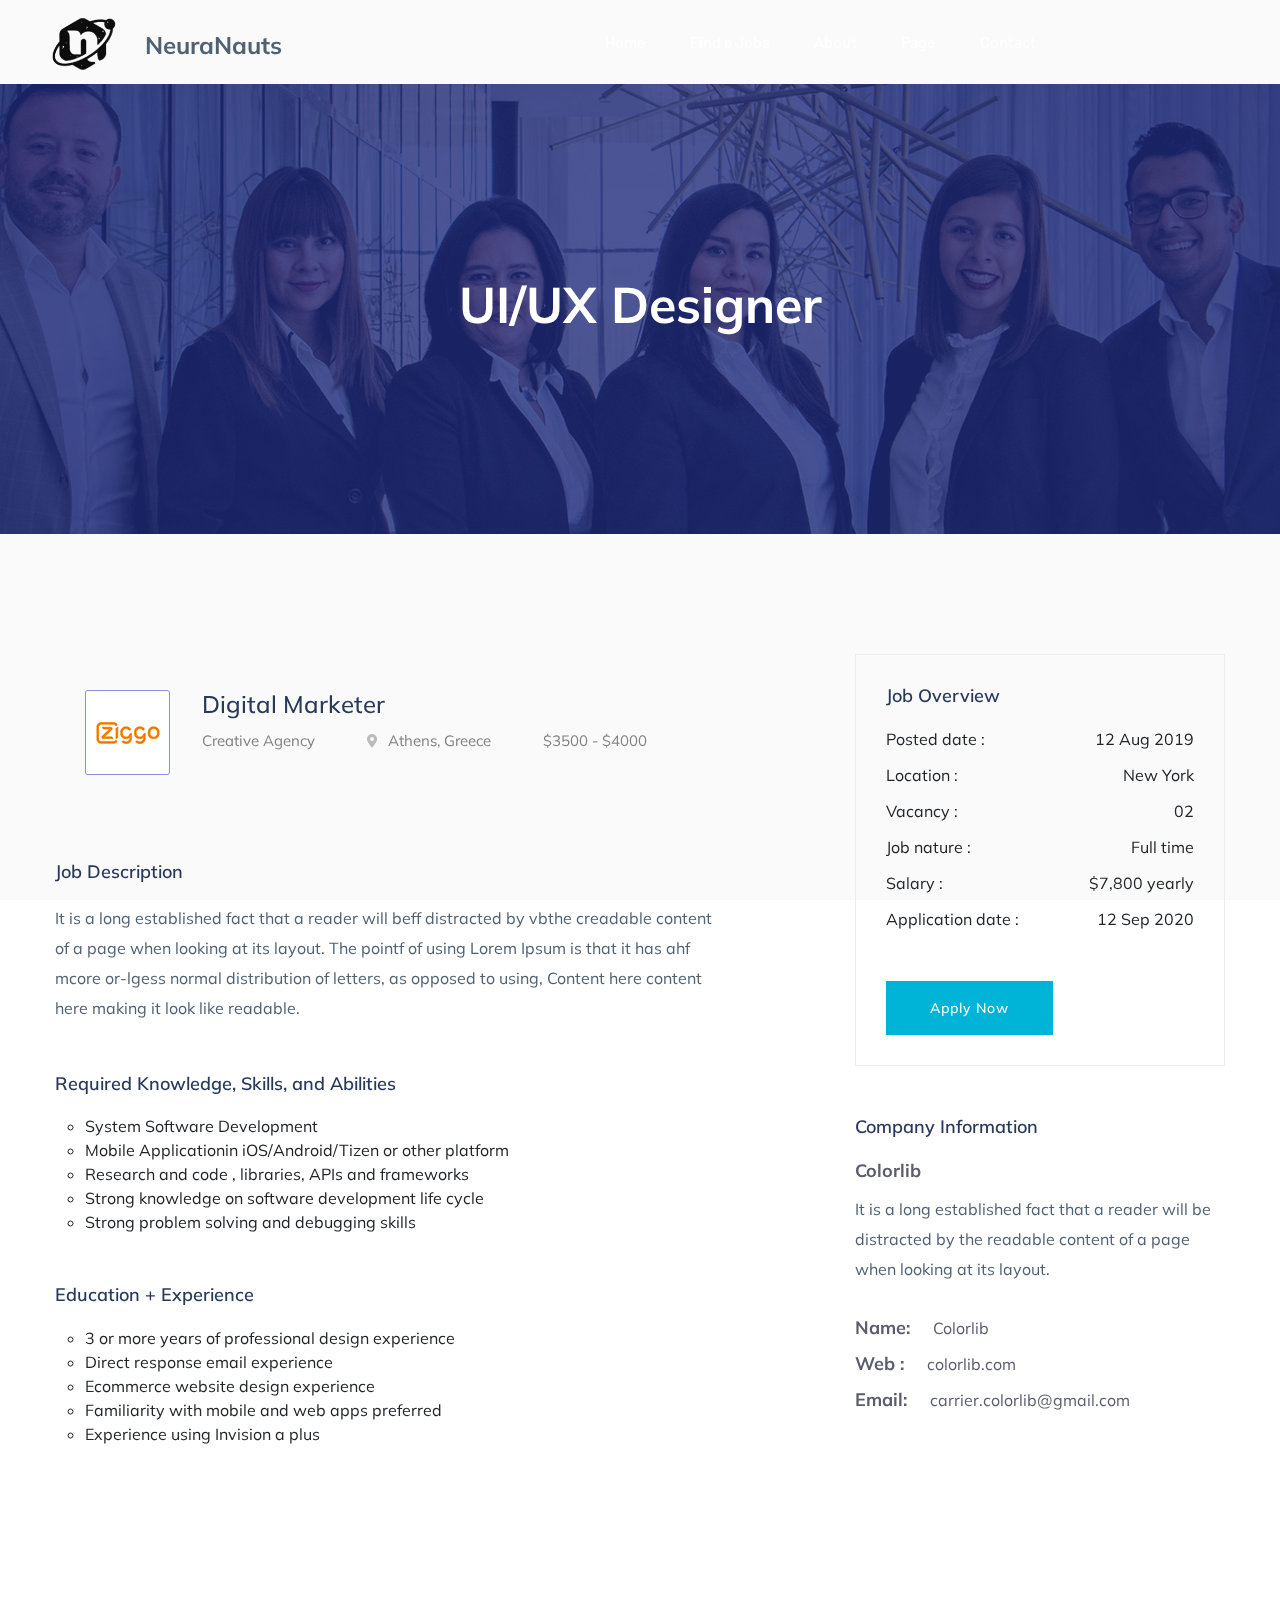
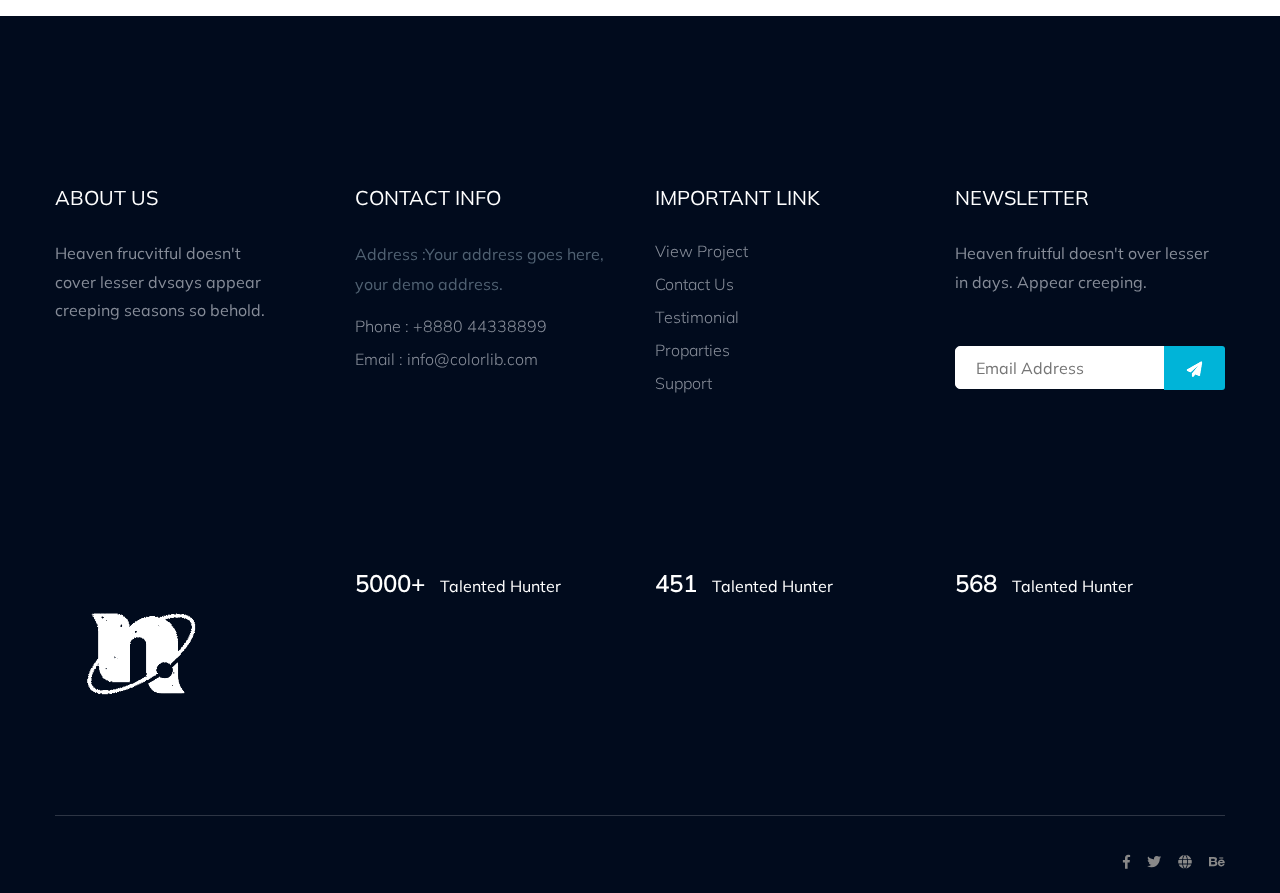
<file: website/job_details.html>
<!doctype html>
<html class="no-js" lang="zxx">
    <head>
        <meta charset="utf-8">
        <meta http-equiv="x-ua-compatible" content="ie=edge">
         <title>Job board HTML-5 Template </title>
        <meta name="description" content="">
        <meta name="viewport" content="width=device-width, initial-scale=1">
        <link rel="manifest" href="site.webmanifest">
		<link rel="shortcut icon" type="image/x-icon" href="assets/img/favicon.ico">

		<!-- CSS here -->
            <link rel="stylesheet" href="assets/css/bootstrap.min.css">
            <link rel="stylesheet" href="assets/css/owl.carousel.min.css">
            <link rel="stylesheet" href="assets/css/flaticon.css">
            <link rel="stylesheet" href="assets/css/slicknav.css">
            <link rel="stylesheet" href="assets/css/price_rangs.css">
            <link rel="stylesheet" href="assets/css/animate.min.css">
            <link rel="stylesheet" href="assets/css/magnific-popup.css">
            <link rel="stylesheet" href="assets/css/fontawesome-all.min.css">
            <link rel="stylesheet" href="assets/css/themify-icons.css">
            <link rel="stylesheet" href="assets/css/slick.css">
            <link rel="stylesheet" href="assets/css/nice-select.css">
            <link rel="stylesheet" href="assets/css/style.css">
   </head>

   <body>
    <!-- Preloader Start -->
    <div id="preloader-active">
        <div class="preloader d-flex align-items-center justify-content-center">
            <div class="preloader-inner position-relative">
                <div class="preloader-circle"></div>
                <div class="preloader-img pere-text">
                    <img src="assets/img/logo/neuralogo.png" alt="">
                </div>
            </div>
        </div>
    </div>
    <!-- Preloader Start -->
    <header>
        <!-- Header Start -->
       <div class="header-area header-transparrent">
           <div class="headder-top header-sticky">
                <div class="container">
                    <div class="row align-items-center">
                        <div class="col-lg-3 col-md-2">
                            <!-- Logo -->
                            <div class="logo">
                                <a href="index.html" style="text-decoration: none; color: inherit; display: flex; align-items: center;">
                                    <img src="assets/img/logo/neura1logo.png" alt="Logo" height="85" width="85" style="position: absolute; top: 10000; left: 0; z-index: 1; ">
                                    <p style="margin-left: 90px; margin-top: 20px;font-size: 24px; font-weight: bold;">NeuraNauts</p>
                                </a>
                            </div>  
                        </div>
                        <div class="col-lg-9 col-md-9">
                            <div class="menu-wrapper">
                                <!-- Main-menu -->
                                <div class="main-menu">
                                    <nav class="d-none d-lg-block">
                                        <ul id="navigation">
                                            <li><a href="index.html">Home</a></li>
                                            <li><a href="job_listing.html">Find a Jobs </a></li>
                                            <li><a href="about.html">About</a></li>
                                            <li><a href="#">Page</a>
                                                <ul class="submenu">
                                                    <li><a href="blog.html">Blog</a></li>
                                                    <li><a href="single-blog.html">Blog Details</a></li>
                                                    <li><a href="elements.html">Elements</a></li>
                                                    <li><a href="job_details.html">job Details</a></li>
                                                </ul>
                                            </li>
                                            <li><a href="contact.html">Contact</a></li>
                                        </ul>
                                    </nav>
                                </div>          
                                <!-- Header-btn -->
                             <!--  <div class="header-btn d-none f-right d-lg-block">
                                    <a href="#" class="btn head-btn1">Register</a>
                                    <a href="#" class="btn head-btn2">Login</a>
                                </div>-->
                            </div>
                        </div>
                        <!-- Mobile Menu -->
                        <div class="col-12">
                            <div class="mobile_menu d-block d-lg-none"></div>
                        </div>
                    </div>
                </div>
           </div>
       </div>
        <!-- Header End -->
    </header>
    <main>

        <!-- Hero Area Start-->
        <div class="slider-area ">
        <div class="single-slider section-overly slider-height2 d-flex align-items-center" data-background="assets/img/hero/about.jpg">
            <div class="container">
                <div class="row">
                    <div class="col-xl-12">
                        <div class="hero-cap text-center">
                            <h2>UI/UX Designer</h2>
                        </div>
                    </div>
                </div>
            </div>
        </div>
        </div>
        <!-- Hero Area End -->
        <!-- job post company Start -->
        <div class="job-post-company pt-120 pb-120">
            <div class="container">
                <div class="row justify-content-between">
                    <!-- Left Content -->
                    <div class="col-xl-7 col-lg-8">
                        <!-- job single -->
                        <div class="single-job-items mb-50">
                            <div class="job-items">
                                <div class="company-img company-img-details">
                                    <a href="#"><img src="assets/img/icon/job-list1.png" alt=""></a>
                                </div>
                                <div class="job-tittle">
                                    <a href="#">
                                        <h4>Digital Marketer</h4>
                                    </a>
                                    <ul>
                                        <li>Creative Agency</li>
                                        <li><i class="fas fa-map-marker-alt"></i>Athens, Greece</li>
                                        <li>$3500 - $4000</li>
                                    </ul>
                                </div>
                            </div>
                        </div>
                          <!-- job single End -->
                       
                        <div class="job-post-details">
                            <div class="post-details1 mb-50">
                                <!-- Small Section Tittle -->
                                <div class="small-section-tittle">
                                    <h4>Job Description</h4>
                                </div>
                                <p>It is a long established fact that a reader will beff distracted by vbthe creadable content of a page when looking at its layout. The pointf of using Lorem Ipsum is that it has ahf mcore or-lgess normal distribution of letters, as opposed to using, Content here content here making it look like readable.</p>
                            </div>
                            <div class="post-details2  mb-50">
                                 <!-- Small Section Tittle -->
                                <div class="small-section-tittle">
                                    <h4>Required Knowledge, Skills, and Abilities</h4>
                                </div>
                               <ul>
                                   <li>System Software Development</li>
                                   <li>Mobile Applicationin iOS/Android/Tizen or other platform</li>
                                   <li>Research and code , libraries, APIs and frameworks</li>
                                   <li>Strong knowledge on software development life cycle</li>
                                   <li>Strong problem solving and debugging skills</li>
                               </ul>
                            </div>
                            <div class="post-details2  mb-50">
                                 <!-- Small Section Tittle -->
                                <div class="small-section-tittle">
                                    <h4>Education + Experience</h4>
                                </div>
                               <ul>
                                   <li>3 or more years of professional design experience</li>
                                   <li>Direct response email experience</li>
                                   <li>Ecommerce website design experience</li>
                                   <li>Familiarity with mobile and web apps preferred</li>
                                   <li>Experience using Invision a plus</li>
                               </ul>
                            </div>
                        </div>

                    </div>
                    <!-- Right Content -->
                    <div class="col-xl-4 col-lg-4">
                        <div class="post-details3  mb-50">
                            <!-- Small Section Tittle -->
                           <div class="small-section-tittle">
                               <h4>Job Overview</h4>
                           </div>
                          <ul>
                              <li>Posted date : <span>12 Aug 2019</span></li>
                              <li>Location : <span>New York</span></li>
                              <li>Vacancy : <span>02</span></li>
                              <li>Job nature : <span>Full time</span></li>
                              <li>Salary :  <span>$7,800 yearly</span></li>
                              <li>Application date : <span>12 Sep 2020</span></li>
                          </ul>
                         <div class="apply-btn2">
                            <a href="#" class="btn">Apply Now</a>
                         </div>
                       </div>
                        <div class="post-details4  mb-50">
                            <!-- Small Section Tittle -->
                           <div class="small-section-tittle">
                               <h4>Company Information</h4>
                           </div>
                              <span>Colorlib</span>
                              <p>It is a long established fact that a reader will be distracted by the readable content of a page when looking at its layout.</p>
                            <ul>
                                <li>Name: <span>Colorlib </span></li>
                                <li>Web : <span> colorlib.com</span></li>
                                <li>Email: <span>carrier.colorlib@gmail.com</span></li>
                            </ul>
                       </div>
                    </div>
                </div>
            </div>
        </div>
        <!-- job post company End -->

    </main>
    <footer>
        <!-- Footer Start-->
        <div class="footer-area footer-bg footer-padding">
            <div class="container">
                <div class="row d-flex justify-content-between">
                    <div class="col-xl-3 col-lg-3 col-md-4 col-sm-6">
                       <div class="single-footer-caption mb-50">
                         <div class="single-footer-caption mb-30">
                             <div class="footer-tittle">
                                 <h4>About Us</h4>
                                 <div class="footer-pera">
                                     <p>Heaven frucvitful doesn't cover lesser dvsays appear creeping seasons so behold.</p>
                                </div>
                             </div>
                         </div>

                       </div>
                    </div>
                    <div class="col-xl-3 col-lg-3 col-md-4 col-sm-5">
                        <div class="single-footer-caption mb-50">
                            <div class="footer-tittle">
                                <h4>Contact Info</h4>
                                <ul>
                                    <li>
                                    <p>Address :Your address goes
                                        here, your demo address.</p>
                                    </li>
                                    <li><a href="#">Phone : +8880 44338899</a></li>
                                    <li><a href="#">Email : info@colorlib.com</a></li>
                                </ul>
                            </div>

                        </div>
                    </div>
                    <div class="col-xl-3 col-lg-3 col-md-4 col-sm-5">
                        <div class="single-footer-caption mb-50">
                            <div class="footer-tittle">
                                <h4>Important Link</h4>
                                <ul>
                                    <li><a href="#"> View Project</a></li>
                                    <li><a href="#">Contact Us</a></li>
                                    <li><a href="#">Testimonial</a></li>
                                    <li><a href="#">Proparties</a></li>
                                    <li><a href="#">Support</a></li>
                                </ul>
                            </div>
                        </div>
                    </div>
                    <div class="col-xl-3 col-lg-3 col-md-4 col-sm-5">
                        <div class="single-footer-caption mb-50">
                            <div class="footer-tittle">
                                <h4>Newsletter</h4>
                                <div class="footer-pera footer-pera2">
                                 <p>Heaven fruitful doesn't over lesser in days. Appear creeping.</p>
                             </div>
                             <!-- Form -->
                             <div class="footer-form" >
                                 <div id="mc_embed_signup">
                                     <form target="_blank" action="https://spondonit.us12.list-manage.com/subscribe/post?u=1462626880ade1ac87bd9c93a&amp;id=92a4423d01"
                                     method="get" class="subscribe_form relative mail_part">
                                         <input type="email" name="email" id="newsletter-form-email" placeholder="Email Address"
                                         class="placeholder hide-on-focus" onfocus="this.placeholder = ''"
                                         onblur="this.placeholder = ' Email Address '">
                                         <div class="form-icon">
                                             <button type="submit" name="submit" id="newsletter-submit"
                                             class="email_icon newsletter-submit button-contactForm"><img src="assets/img/icon/form.png" alt=""></button>
                                         </div>
                                         <div class="mt-10 info"></div>
                                     </form>
                                 </div>
                             </div>
                            </div>
                        </div>
                    </div>
                </div>
               <!--  -->
               <div class="row footer-wejed justify-content-between">
                       <div class="col-xl-3 col-lg-3 col-md-4 col-sm-6">
                          <!-- logo -->
                          <div class="footer-logo mb-20">
                            <a href="index.html"><img src="assets/img/logo/neura0logo.png" alt="" width="170" height="170"></a>
                          </div>
                       </div>
                       <div class="col-xl-3 col-lg-3 col-md-4 col-sm-5">
                        <div class="footer-tittle-bottom">
                            <span>5000+</span>
                            <p>Talented Hunter</p>
                        </div>
                       </div>
                       <div class="col-xl-3 col-lg-3 col-md-4 col-sm-5">
                            <div class="footer-tittle-bottom">
                                <span>451</span>
                                <p>Talented Hunter</p>
                            </div>
                       </div>
                       <div class="col-xl-3 col-lg-3 col-md-4 col-sm-5">
                            <!-- Footer Bottom Tittle -->
                            <div class="footer-tittle-bottom">
                                <span>568</span>
                                <p>Talented Hunter</p>
                            </div>
                       </div>
               </div>
            </div>
        </div>
        <!-- footer-bottom area -->
        <div class="footer-bottom-area footer-bg">
            <div class="container">
                <div class="footer-border">
                     <div class="row d-flex justify-content-between align-items-center">
                         <div class="col-xl-10 col-lg-10 ">
                             <div class="footer-copy-right">
                                 <p><!-- Link back to Colorlib can't be removed. Template is licensed under CC BY 3.0. -->
  Copyright &copy;<script>document.write(new Date().getFullYear());</script> All rights reserved | This template is made with <i class="fa fa-heart" aria-hidden="true"></i> by <a href="https://colorlib.com" target="_blank">Colorlib</a>
  <!-- Link back to Colorlib can't be removed. Template is licensed under CC BY 3.0. --></p>
                             </div>
                         </div>
                         <div class="col-xl-2 col-lg-2">
                             <div class="footer-social f-right">
                                 <a href="#"><i class="fab fa-facebook-f"></i></a>
                                 <a href="#"><i class="fab fa-twitter"></i></a>
                                 <a href="#"><i class="fas fa-globe"></i></a>
                                 <a href="#"><i class="fab fa-behance"></i></a>
                             </div>
                         </div>
                     </div>
                </div>
            </div>
        </div>
        <!-- Footer End-->
    </footer>

	<!-- JS here -->
	
		<!-- All JS Custom Plugins Link Here here -->
        <script src="./assets/js/vendor/modernizr-3.5.0.min.js"></script>
		<!-- Jquery, Popper, Bootstrap -->
		<script src="./assets/js/vendor/jquery-1.12.4.min.js"></script>
        <script src="./assets/js/popper.min.js"></script>
        <script src="./assets/js/bootstrap.min.js"></script>
	    <!-- Jquery Mobile Menu -->
        <script src="./assets/js/jquery.slicknav.min.js"></script>

		<!-- Jquery Slick , Owl-Carousel Plugins -->
        <script src="./assets/js/owl.carousel.min.js"></script>
        <script src="./assets/js/slick.min.js"></script>
        <script src="./assets/js/price_rangs.js"></script>
        
		<!-- One Page, Animated-HeadLin -->
        <script src="./assets/js/wow.min.js"></script>
		<script src="./assets/js/animated.headline.js"></script>
        <script src="./assets/js/jquery.magnific-popup.js"></script>

		<!-- Scrollup, nice-select, sticky -->
        <script src="./assets/js/jquery.scrollUp.min.js"></script>
        <script src="./assets/js/jquery.nice-select.min.js"></script>
		<script src="./assets/js/jquery.sticky.js"></script>
        
        <!-- contact js -->
        <script src="./assets/js/contact.js"></script>
        <script src="./assets/js/jquery.form.js"></script>
        <script src="./assets/js/jquery.validate.min.js"></script>
        <script src="./assets/js/mail-script.js"></script>
        <script src="./assets/js/jquery.ajaxchimp.min.js"></script>
        
		<!-- Jquery Plugins, main Jquery -->	
        <script src="./assets/js/plugins.js"></script>
        <script src="./assets/js/main.js"></script>
        
    </body>
</html>
</file>
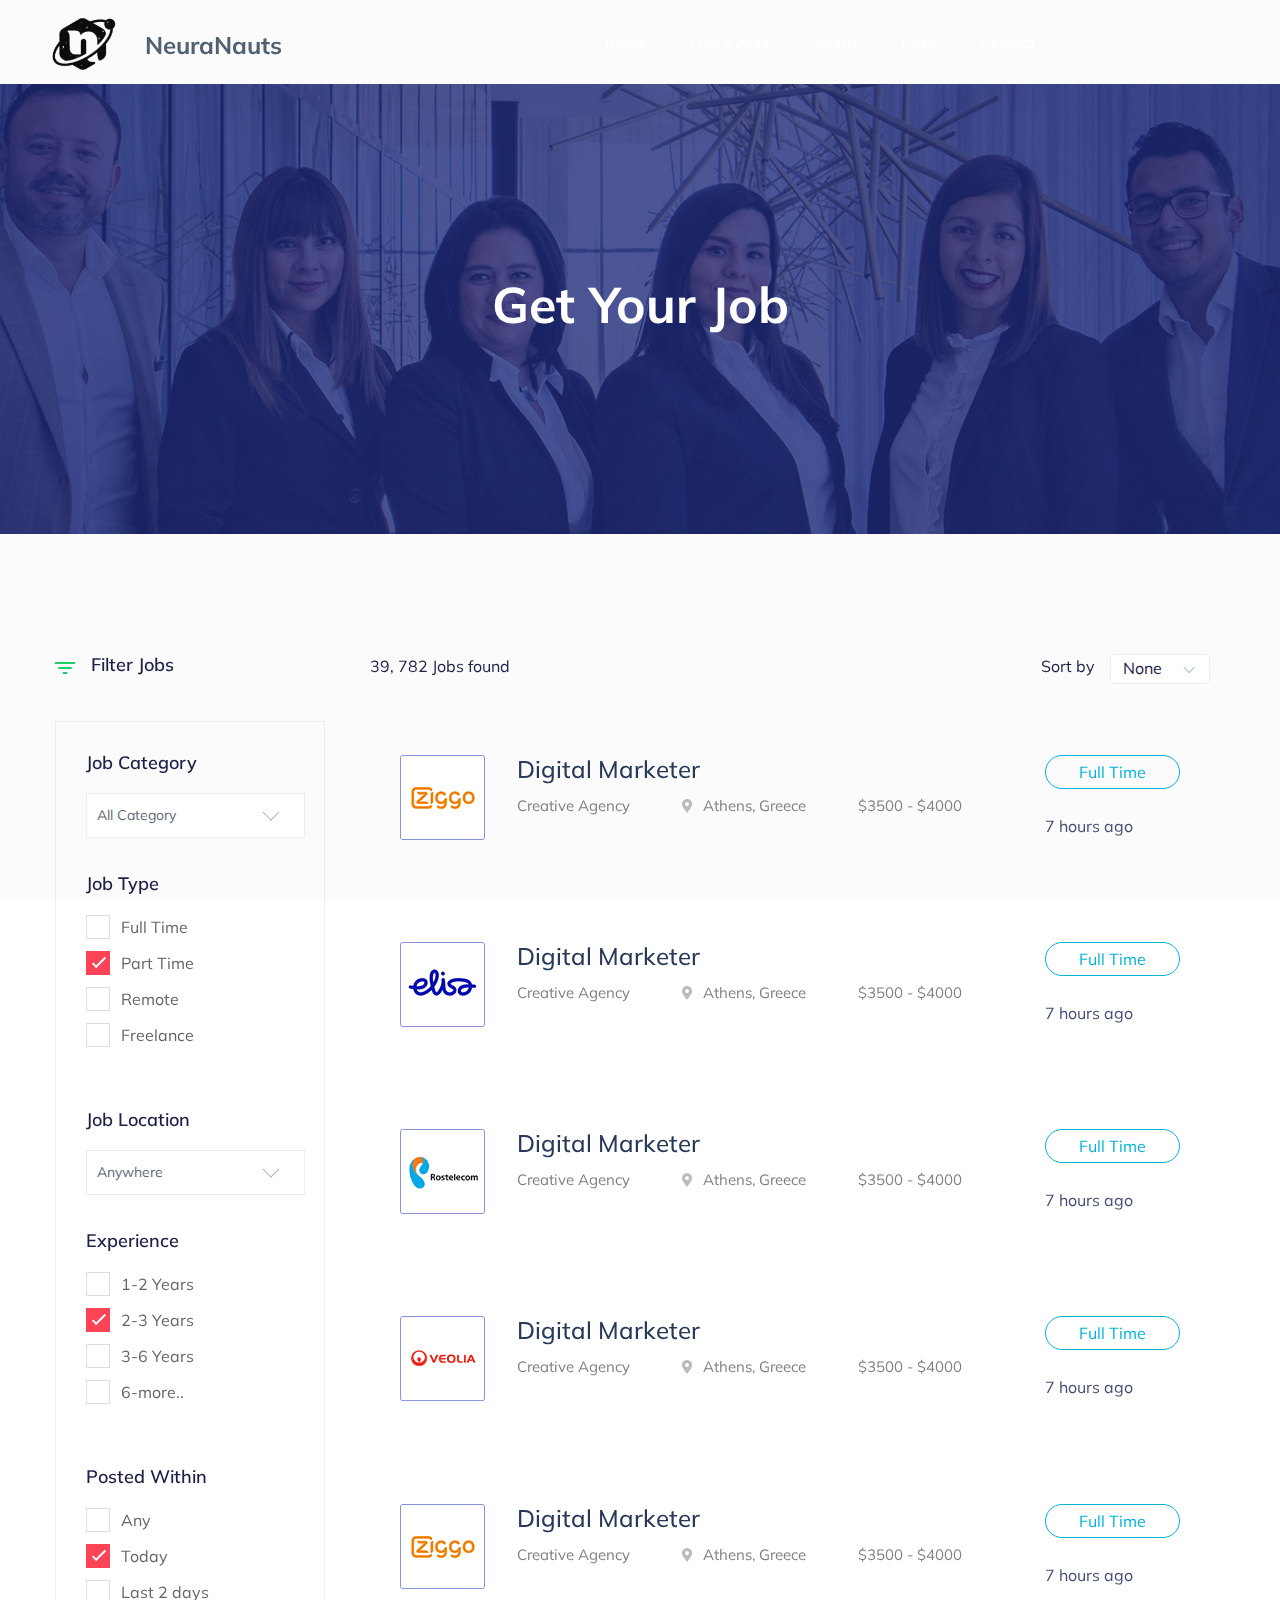
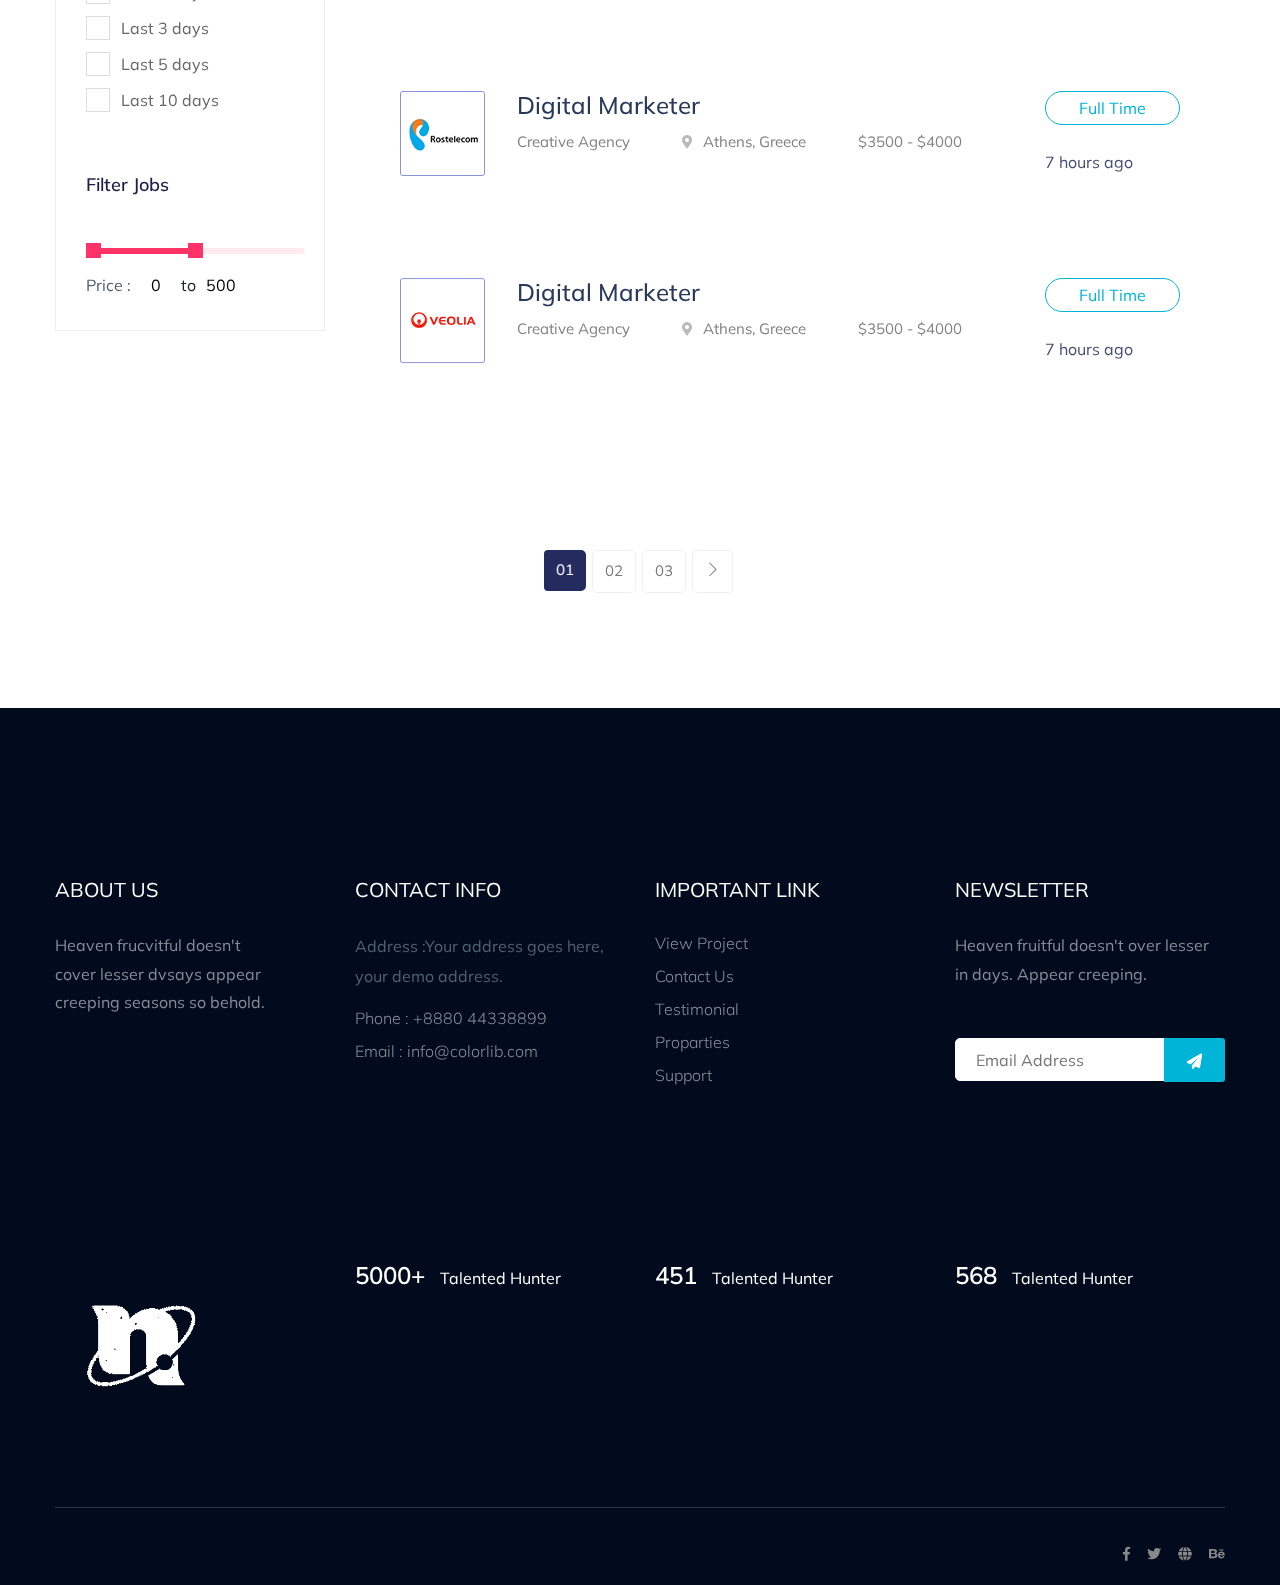
<file: website/job_listing.html>
<!doctype html>
<html class="no-js" lang="zxx">
    <head>
        <meta charset="utf-8">
        <meta http-equiv="x-ua-compatible" content="ie=edge">
         <title>Job board HTML-5 Template </title>
        <meta name="description" content="">
        <meta name="viewport" content="width=device-width, initial-scale=1">
        <link rel="manifest" href="site.webmanifest">
		<link rel="shortcut icon" type="image/x-icon" href="assets/img/favicon.ico">

		<!-- CSS here -->
            <link rel="stylesheet" href="assets/css/bootstrap.min.css">
            <link rel="stylesheet" href="assets/css/owl.carousel.min.css">
            <link rel="stylesheet" href="assets/css/price_rangs.css">
            <link rel="stylesheet" href="assets/css/flaticon.css">
            <link rel="stylesheet" href="assets/css/slicknav.css">
            <link rel="stylesheet" href="assets/css/animate.min.css">
            <link rel="stylesheet" href="assets/css/magnific-popup.css">
            <link rel="stylesheet" href="assets/css/fontawesome-all.min.css">
            <link rel="stylesheet" href="assets/css/themify-icons.css">
            <link rel="stylesheet" href="assets/css/slick.css">
            <link rel="stylesheet" href="assets/css/nice-select.css">
            <link rel="stylesheet" href="assets/css/style.css">
   </head>

   <body>
    <!-- Preloader Start -->
    <div id="preloader-active">
        <div class="preloader d-flex align-items-center justify-content-center">
            <div class="preloader-inner position-relative">
                <div class="preloader-circle"></div>
                <div class="preloader-img pere-text">
                    <img src="assets/img/logo/neuralogo.png" alt="">
                </div>
            </div>
        </div>
    </div>
    <!-- Preloader Start -->
    <header>
        <!-- Header Start -->
       <div class="header-area header-transparrent">
           <div class="headder-top header-sticky">
                <div class="container">
                    <div class="row align-items-center">
                        <div class="col-lg-3 col-md-2">
                            <!-- Logo -->
                            <div class="logo">
                                <a href="index.html" style="text-decoration: none; color: inherit; display: flex; align-items: center;">
                                    <img src="assets/img/logo/neura1logo.png" alt="Logo" height="85" width="85" style="position: absolute; top: 10000; left: 0; z-index: 1; ">
                                    <p style="margin-left: 90px; margin-top: 20px;font-size: 24px; font-weight: bold;">NeuraNauts</p>
                                </a>
                                
                            </div>  
                        </div>
                        <div class="col-lg-9 col-md-9">
                            <div class="menu-wrapper">
                                <!-- Main-menu -->
                                <div class="main-menu">
                                    <nav class="d-none d-lg-block">
                                        <ul id="navigation">
                                            <li><a href="index.html">Home</a></li>
                                            <li><a href="job_listing.html">Find a Jobs </a></li>
                                            <li><a href="about.html">About</a></li>
                                            <li><a href="#">Page</a>
                                                <ul class="submenu">
                                                    <li><a href="blog.html">Blog</a></li>
                                                    <li><a href="single-blog.html">Blog Details</a></li>
                                                    <li><a href="elements.html">Elements</a></li>
                                                    <li><a href="job_details.html">job Details</a></li>
                                                </ul>
                                            </li>
                                            <li><a href="contact.html">Contact</a></li>
                                        </ul>
                                    </nav>
                                </div>          
                                <!-- Header-btn -->
                               <!--  <div class="header-btn d-none f-right d-lg-block">
                                    <a href="#" class="btn head-btn1">Register</a>
                                    <a href="#" class="btn head-btn2">Login</a>
                                </div>-->
                            </div>
                        </div>
                        <!-- Mobile Menu -->
                        <div class="col-12">
                            <div class="mobile_menu d-block d-lg-none"></div>
                        </div>
                    </div>
                </div>
           </div>
       </div>
        <!-- Header End -->
    </header>
    <main>

        <!-- Hero Area Start-->
        <div class="slider-area ">
            <div class="single-slider section-overly slider-height2 d-flex align-items-center" data-background="assets/img/hero/about.jpg">
                <div class="container">
                    <div class="row">
                        <div class="col-xl-12">
                            <div class="hero-cap text-center">
                                <h2>Get your job</h2>
                            </div>
                        </div>
                    </div>
                </div>
            </div>
        </div>
        <!-- Hero Area End -->
        <!-- Job List Area Start -->
        <div class="job-listing-area pt-120 pb-120">
            <div class="container">
                <div class="row">
                    <!-- Left content -->
                    <div class="col-xl-3 col-lg-3 col-md-4">
                        <div class="row">
                            <div class="col-12">
                                    <div class="small-section-tittle2 mb-45">
                                    <div class="ion"> <svg 
                                        xmlns="http://www.w3.org/2000/svg"
                                        xmlns:xlink="http://www.w3.org/1999/xlink"
                                        width="20px" height="12px">
                                    <path fill-rule="evenodd"  fill="rgb(27, 207, 107)"
                                        d="M7.778,12.000 L12.222,12.000 L12.222,10.000 L7.778,10.000 L7.778,12.000 ZM-0.000,-0.000 L-0.000,2.000 L20.000,2.000 L20.000,-0.000 L-0.000,-0.000 ZM3.333,7.000 L16.667,7.000 L16.667,5.000 L3.333,5.000 L3.333,7.000 Z"/>
                                    </svg>
                                    </div>
                                    <h4>Filter Jobs</h4>
                                </div>
                            </div>
                        </div>
                        <!-- Job Category Listing start -->
                        <div class="job-category-listing mb-50">
                            <!-- single one -->
                            <div class="single-listing">
                               <div class="small-section-tittle2">
                                     <h4>Job Category</h4>
                               </div>
                                <!-- Select job items start -->
                                <div class="select-job-items2">
                                    <select name="select">
                                        <option value="">All Category</option>
                                        <option value="">Category 1</option>
                                        <option value="">Category 2</option>
                                        <option value="">Category 3</option>
                                        <option value="">Category 4</option>
                                    </select>
                                </div>
                                <!--  Select job items End-->
                                <!-- select-Categories start -->
                                <div class="select-Categories pt-80 pb-50">
                                    <div class="small-section-tittle2">
                                        <h4>Job Type</h4>
                                    </div>
                                    <label class="container">Full Time
                                        <input type="checkbox" >
                                        <span class="checkmark"></span>
                                    </label>
                                    <label class="container">Part Time
                                        <input type="checkbox" checked="checked active">
                                        <span class="checkmark"></span>
                                    </label>
                                    <label class="container">Remote
                                        <input type="checkbox">
                                        <span class="checkmark"></span>
                                    </label>
                                    <label class="container">Freelance
                                        <input type="checkbox">
                                        <span class="checkmark"></span>
                                    </label>
                                </div>
                                <!-- select-Categories End -->
                            </div>
                            <!-- single two -->
                            <div class="single-listing">
                               <div class="small-section-tittle2">
                                     <h4>Job Location</h4>
                               </div>
                                <!-- Select job items start -->
                                <div class="select-job-items2">
                                    <select name="select">
                                        <option value="">Anywhere</option>
                                        <option value="">Category 1</option>
                                        <option value="">Category 2</option>
                                        <option value="">Category 3</option>
                                        <option value="">Category 4</option>
                                    </select>
                                </div>
                                <!--  Select job items End-->
                                <!-- select-Categories start -->
                                <div class="select-Categories pt-80 pb-50">
                                    <div class="small-section-tittle2">
                                        <h4>Experience</h4>
                                    </div>
                                    <label class="container">1-2 Years
                                        <input type="checkbox" >
                                        <span class="checkmark"></span>
                                    </label>
                                    <label class="container">2-3 Years
                                        <input type="checkbox" checked="checked active">
                                        <span class="checkmark"></span>
                                    </label>
                                    <label class="container">3-6 Years
                                        <input type="checkbox">
                                        <span class="checkmark"></span>
                                    </label>
                                    <label class="container">6-more..
                                        <input type="checkbox">
                                        <span class="checkmark"></span>
                                    </label>
                                </div>
                                <!-- select-Categories End -->
                            </div>
                            <!-- single three -->
                            <div class="single-listing">
                                <!-- select-Categories start -->
                                <div class="select-Categories pb-50">
                                    <div class="small-section-tittle2">
                                        <h4>Posted Within</h4>
                                    </div>
                                    <label class="container">Any
                                        <input type="checkbox" >
                                        <span class="checkmark"></span>
                                    </label>
                                    <label class="container">Today
                                        <input type="checkbox" checked="checked active">
                                        <span class="checkmark"></span>
                                    </label>
                                    <label class="container">Last 2 days
                                        <input type="checkbox">
                                        <span class="checkmark"></span>
                                    </label>
                                    <label class="container">Last 3 days
                                        <input type="checkbox">
                                        <span class="checkmark"></span>
                                    </label>
                                    <label class="container">Last 5 days
                                        <input type="checkbox">
                                        <span class="checkmark"></span>
                                    </label>
                                    <label class="container">Last 10 days
                                        <input type="checkbox">
                                        <span class="checkmark"></span>
                                    </label>
                                </div>
                                <!-- select-Categories End -->
                            </div>
                            <div class="single-listing">
                                <!-- Range Slider Start -->
                                <aside class="left_widgets p_filter_widgets price_rangs_aside sidebar_box_shadow">
                                    <div class="small-section-tittle2">
                                        <h4>Filter Jobs</h4>
                                    </div>
                                    <div class="widgets_inner">
                                        <div class="range_item">
                                            <!-- <div id="slider-range"></div> -->
                                            <input type="text" class="js-range-slider" value="" />
                                            <div class="d-flex align-items-center">
                                                <div class="price_text">
                                                    <p>Price :</p>
                                                </div>
                                                <div class="price_value d-flex justify-content-center">
                                                    <input type="text" class="js-input-from" id="amount" readonly />
                                                    <span>to</span>
                                                    <input type="text" class="js-input-to" id="amount" readonly />
                                                </div>
                                            </div>
                                        </div>
                                    </div>
                                </aside>
                              <!-- Range Slider End -->
                            </div>
                        </div>
                        <!-- Job Category Listing End -->
                    </div>
                    <!-- Right content -->
                    <div class="col-xl-9 col-lg-9 col-md-8">
                        <!-- Featured_job_start -->
                        <section class="featured-job-area">
                            <div class="container">
                                <!-- Count of Job list Start -->
                                <div class="row">
                                    <div class="col-lg-12">
                                        <div class="count-job mb-35">
                                            <span>39, 782 Jobs found</span>
                                            <!-- Select job items start -->
                                            <div class="select-job-items">
                                                <span>Sort by</span>
                                                <select name="select">
                                                    <option value="">None</option>
                                                    <option value="">job list</option>
                                                    <option value="">job list</option>
                                                    <option value="">job list</option>
                                                </select>
                                            </div>
                                            <!--  Select job items End-->
                                        </div>
                                    </div>
                                </div>
                                <!-- Count of Job list End -->
                                <!-- single-job-content -->
                                <div class="single-job-items mb-30">
                                    <div class="job-items">
                                        <div class="company-img">
                                            <a href="#"><img src="assets/img/icon/job-list1.png" alt=""></a>
                                        </div>
                                        <div class="job-tittle job-tittle2">
                                            <a href="#">
                                                <h4>Digital Marketer</h4>
                                            </a>
                                            <ul>
                                                <li>Creative Agency</li>
                                                <li><i class="fas fa-map-marker-alt"></i>Athens, Greece</li>
                                                <li>$3500 - $4000</li>
                                            </ul>
                                        </div>
                                    </div>
                                    <div class="items-link items-link2 f-right">
                                        <a href="job_details.html">Full Time</a>
                                        <span>7 hours ago</span>
                                    </div>
                                </div>
                                <!-- single-job-content -->
                                <div class="single-job-items mb-30">
                                    <div class="job-items">
                                        <div class="company-img">
                                            <a href="#"><img src="assets/img/icon/job-list2.png" alt=""></a>
                                        </div>
                                        <div class="job-tittle job-tittle2">
                                            <a href="#">
                                                <h4>Digital Marketer</h4>
                                            </a>
                                            <ul>
                                                <li>Creative Agency</li>
                                                <li><i class="fas fa-map-marker-alt"></i>Athens, Greece</li>
                                                <li>$3500 - $4000</li>
                                            </ul>
                                        </div>
                                    </div>
                                    <div class="items-link items-link2 f-right">
                                        <a href="job_details.html">Full Time</a>
                                        <span>7 hours ago</span>
                                    </div>
                                </div>
                                <!-- single-job-content -->
                                <div class="single-job-items mb-30">
                                    <div class="job-items">
                                        <div class="company-img">
                                            <a href="#"><img src="assets/img/icon/job-list3.png" alt=""></a>
                                        </div>
                                        <div class="job-tittle job-tittle2">
                                            <a href="#">
                                                <h4>Digital Marketer</h4>
                                            </a>
                                            <ul>
                                                <li>Creative Agency</li>
                                                <li><i class="fas fa-map-marker-alt"></i>Athens, Greece</li>
                                                <li>$3500 - $4000</li>
                                            </ul>
                                        </div>
                                    </div>
                                    <div class="items-link items-link2 f-right">
                                        <a href="job_details.html">Full Time</a>
                                        <span>7 hours ago</span>
                                    </div>
                                </div>
                                <!-- single-job-content -->
                                <div class="single-job-items mb-30">
                                    <div class="job-items">
                                        <div class="company-img">
                                            <a href="#"><img src="assets/img/icon/job-list4.png" alt=""></a>
                                        </div>
                                        <div class="job-tittle job-tittle2">
                                            <a href="#">
                                                <h4>Digital Marketer</h4>
                                            </a>
                                            <ul>
                                                <li>Creative Agency</li>
                                                <li><i class="fas fa-map-marker-alt"></i>Athens, Greece</li>
                                                <li>$3500 - $4000</li>
                                            </ul>
                                        </div>
                                    </div>
                                    <div class="items-link items-link2 f-right">
                                        <a href="job_details.html">Full Time</a>
                                        <span>7 hours ago</span>
                                    </div>
                                </div>
                                <!-- single-job-content -->
                                <div class="single-job-items mb-30">
                                    <div class="job-items">
                                        <div class="company-img">
                                            <a href="#"><img src="assets/img/icon/job-list1.png" alt=""></a>
                                        </div>
                                        <div class="job-tittle job-tittle2">
                                            <a href="#">
                                                <h4>Digital Marketer</h4>
                                            </a>
                                            <ul>
                                                <li>Creative Agency</li>
                                                <li><i class="fas fa-map-marker-alt"></i>Athens, Greece</li>
                                                <li>$3500 - $4000</li>
                                            </ul>
                                        </div>
                                    </div>
                                    <div class="items-link items-link2 f-right">
                                        <a href="job_details.html">Full Time</a>
                                        <span>7 hours ago</span>
                                    </div>
                                </div>
                                <!-- single-job-content -->
                                <div class="single-job-items mb-30">
                                    <div class="job-items">
                                        <div class="company-img">
                                            <a href="#"><img src="assets/img/icon/job-list3.png" alt=""></a>
                                        </div>
                                        <div class="job-tittle job-tittle2">
                                            <a href="#">
                                                <h4>Digital Marketer</h4>
                                            </a>
                                            <ul>
                                                <li>Creative Agency</li>
                                                <li><i class="fas fa-map-marker-alt"></i>Athens, Greece</li>
                                                <li>$3500 - $4000</li>
                                            </ul>
                                        </div>
                                    </div>
                                    <div class="items-link items-link2 f-right">
                                        <a href="job_details.html">Full Time</a>
                                        <span>7 hours ago</span>
                                    </div>
                                </div>
                                <!-- single-job-content -->
                                <div class="single-job-items mb-30">
                                    <div class="job-items">
                                        <div class="company-img">
                                            <a href="#"><img src="assets/img/icon/job-list4.png" alt=""></a>
                                        </div>
                                        <div class="job-tittle job-tittle2">
                                            <a href="#">
                                                <h4>Digital Marketer</h4>
                                            </a>
                                            <ul>
                                                <li>Creative Agency</li>
                                                <li><i class="fas fa-map-marker-alt"></i>Athens, Greece</li>
                                                <li>$3500 - $4000</li>
                                            </ul>
                                        </div>
                                    </div>
                                    <div class="items-link items-link2 f-right">
                                        <a href="job_details.html">Full Time</a>
                                        <span>7 hours ago</span>
                                    </div>
                                </div>
                            </div>
                        </section>
                        <!-- Featured_job_end -->
                    </div>
                </div>
            </div>
        </div>
        <!-- Job List Area End -->
        <!--Pagination Start  -->
        <div class="pagination-area pb-115 text-center">
            <div class="container">
                <div class="row">
                    <div class="col-xl-12">
                        <div class="single-wrap d-flex justify-content-center">
                            <nav aria-label="Page navigation example">
                                <ul class="pagination justify-content-start">
                                    <li class="page-item active"><a class="page-link" href="#">01</a></li>
                                    <li class="page-item"><a class="page-link" href="#">02</a></li>
                                    <li class="page-item"><a class="page-link" href="#">03</a></li>
                                <li class="page-item"><a class="page-link" href="#"><span class="ti-angle-right"></span></a></li>
                                </ul>
                            </nav>
                        </div>
                    </div>
                </div>
            </div>
        </div>
        <!--Pagination End  -->
        
    </main>
    <footer>
        <!-- Footer Start-->
        <div class="footer-area footer-bg footer-padding">
            <div class="container">
                <div class="row d-flex justify-content-between">
                    <div class="col-xl-3 col-lg-3 col-md-4 col-sm-6">
                       <div class="single-footer-caption mb-50">
                         <div class="single-footer-caption mb-30">
                             <div class="footer-tittle">
                                 <h4>About Us</h4>
                                 <div class="footer-pera">
                                     <p>Heaven frucvitful doesn't cover lesser dvsays appear creeping seasons so behold.</p>
                                </div>
                             </div>
                         </div>

                       </div>
                    </div>
                    <div class="col-xl-3 col-lg-3 col-md-4 col-sm-5">
                        <div class="single-footer-caption mb-50">
                            <div class="footer-tittle">
                                <h4>Contact Info</h4>
                                <ul>
                                    <li>
                                    <p>Address :Your address goes
                                        here, your demo address.</p>
                                    </li>
                                    <li><a href="#">Phone : +8880 44338899</a></li>
                                    <li><a href="#">Email : info@colorlib.com</a></li>
                                </ul>
                            </div>

                        </div>
                    </div>
                    <div class="col-xl-3 col-lg-3 col-md-4 col-sm-5">
                        <div class="single-footer-caption mb-50">
                            <div class="footer-tittle">
                                <h4>Important Link</h4>
                                <ul>
                                    <li><a href="#"> View Project</a></li>
                                    <li><a href="#">Contact Us</a></li>
                                    <li><a href="#">Testimonial</a></li>
                                    <li><a href="#">Proparties</a></li>
                                    <li><a href="#">Support</a></li>
                                </ul>
                            </div>
                        </div>
                    </div>
                    <div class="col-xl-3 col-lg-3 col-md-4 col-sm-5">
                        <div class="single-footer-caption mb-50">
                            <div class="footer-tittle">
                                <h4>Newsletter</h4>
                                <div class="footer-pera footer-pera2">
                                 <p>Heaven fruitful doesn't over lesser in days. Appear creeping.</p>
                             </div>
                             <!-- Form -->
                             <div class="footer-form" >
                                 <div id="mc_embed_signup">
                                     <form target="_blank" action="https://spondonit.us12.list-manage.com/subscribe/post?u=1462626880ade1ac87bd9c93a&amp;id=92a4423d01"
                                     method="get" class="subscribe_form relative mail_part">
                                         <input type="email" name="email" id="newsletter-form-email" placeholder="Email Address"
                                         class="placeholder hide-on-focus" onfocus="this.placeholder = ''"
                                         onblur="this.placeholder = ' Email Address '">
                                         <div class="form-icon">
                                             <button type="submit" name="submit" id="newsletter-submit"
                                             class="email_icon newsletter-submit button-contactForm"><img src="assets/img/icon/form.png" alt=""></button>
                                         </div>
                                         <div class="mt-10 info"></div>
                                     </form>
                                 </div>
                             </div>
                            </div>
                        </div>
                    </div>
                </div>
               <!--  -->
               <div class="row footer-wejed justify-content-between">
                       <div class="col-xl-3 col-lg-3 col-md-4 col-sm-6">
                          <!-- logo -->
                          <div class="footer-logo mb-20">
                            <a href="index.html"><img src="assets/img/logo/neura0logo.png" alt=""width="170" height="170"></a>
                          </div>
                       </div>
                       <div class="col-xl-3 col-lg-3 col-md-4 col-sm-5">
                        <div class="footer-tittle-bottom">
                            <span>5000+</span>
                            <p>Talented Hunter</p>
                        </div>
                       </div>
                       <div class="col-xl-3 col-lg-3 col-md-4 col-sm-5">
                            <div class="footer-tittle-bottom">
                                <span>451</span>
                                <p>Talented Hunter</p>
                            </div>
                       </div>
                       <div class="col-xl-3 col-lg-3 col-md-4 col-sm-5">
                            <!-- Footer Bottom Tittle -->
                            <div class="footer-tittle-bottom">
                                <span>568</span>
                                <p>Talented Hunter</p>
                            </div>
                       </div>
               </div>
            </div>
        </div>
        <!-- footer-bottom area -->
        <div class="footer-bottom-area footer-bg">
            <div class="container">
                <div class="footer-border">
                     <div class="row d-flex justify-content-between align-items-center">
                         <div class="col-xl-10 col-lg-10 ">
                             <div class="footer-copy-right">
                                 <p><!-- Link back to Colorlib can't be removed. Template is licensed under CC BY 3.0. -->
  Copyright &copy;<script>document.write(new Date().getFullYear());</script> All rights reserved | This template is made with <i class="fa fa-heart" aria-hidden="true"></i> by <a href="https://colorlib.com" target="_blank">Colorlib</a>
  <!-- Link back to Colorlib can't be removed. Template is licensed under CC BY 3.0. --></p>
                             </div>
                         </div>
                         <div class="col-xl-2 col-lg-2">
                             <div class="footer-social f-right">
                                 <a href="#"><i class="fab fa-facebook-f"></i></a>
                                 <a href="#"><i class="fab fa-twitter"></i></a>
                                 <a href="#"><i class="fas fa-globe"></i></a>
                                 <a href="#"><i class="fab fa-behance"></i></a>
                             </div>
                         </div>
                     </div>
                </div>
            </div>
        </div>
        <!-- Footer End-->
    </footer>

	<!-- JS here -->
	
		<!-- All JS Custom Plugins Link Here here -->
        <script src="./assets/js/vendor/modernizr-3.5.0.min.js"></script>
		<!-- Jquery, Popper, Bootstrap -->
		<script src="./assets/js/vendor/jquery-1.12.4.min.js"></script>
        <script src="./assets/js/popper.min.js"></script>
        <script src="./assets/js/bootstrap.min.js"></script>
	    <!-- Jquery Mobile Menu -->
        <script src="./assets/js/jquery.slicknav.min.js"></script>

		<!-- Jquery Slick , Owl-Carousel Range -->
        <script src="./assets/js/owl.carousel.min.js"></script>
        <script src="./assets/js/slick.min.js"></script>
        <script src="./assets/js/price_rangs.js"></script>
		<!-- One Page, Animated-HeadLin -->
        <script src="./assets/js/wow.min.js"></script>
		<script src="./assets/js/animated.headline.js"></script>
        <script src="./assets/js/jquery.magnific-popup.js"></script>

		<!-- Scrollup, nice-select, sticky -->
        <script src="./assets/js/jquery.scrollUp.min.js"></script>
        <script src="./assets/js/jquery.nice-select.min.js"></script>
		<script src="./assets/js/jquery.sticky.js"></script>
        
        <!-- contact js -->
        <script src="./assets/js/contact.js"></script>
        <script src="./assets/js/jquery.form.js"></script>
        <script src="./assets/js/jquery.validate.min.js"></script>
        <script src="./assets/js/mail-script.js"></script>
        <script src="./assets/js/jquery.ajaxchimp.min.js"></script>
        
		<!-- Jquery Plugins, main Jquery -->	
        <script src="./assets/js/plugins.js"></script>
        <script src="./assets/js/main.js"></script>
        
    </body>
</html>
</file>
<file: website/assets/css/flaticon.css>
/*
  	Flaticon icon font: Flaticon
  	Creation date: 10/03/2020 09:37
  	*/

@font-face {
  font-family: "Flaticon";
  src: url("../fonts/Flaticon.eot");
  src: url("../fonts/Flaticon.eot?#iefix") format("embedded-opentype"),
       url("../fonts/Flaticon.woff2") format("woff2"),
       url("../fonts/Flaticon.woff") format("woff"),
       url("../fonts/Flaticon.ttf") format("truetype"),
       url("../fonts/Flaticon.svg#Flaticon") format("svg");
  font-weight: normal;
  font-style: normal;
}

@media screen and (-webkit-min-device-pixel-ratio:0) {
  @font-face {
    font-family: "Flaticon";
    src: url("../fonts/Flaticon.svg#Flaticon") format("svg");
  }
}

[class^="flaticon-"]:before, [class*=" flaticon-"]:before,
[class^="flaticon-"]:after, [class*=" flaticon-"]:after {   
  font-family: Flaticon;

font-style: normal;
margin-left: 20px;
}

.flaticon-tour:before { content: "\f100"; }
.flaticon-report:before { content: "\f101"; }
.flaticon-cms:before { content: "\f102"; }
.flaticon-app:before { content: "\f103"; }
.flaticon-helmet:before { content: "\f104"; }
.flaticon-high-tech:before { content: "\f105"; }
.flaticon-real-estate:before { content: "\f106"; }
.flaticon-content:before { content: "\f107"; }
.flaticon-search:before { content: "\f108"; }
.flaticon-curriculum-vitae:before { content: "\f109"; }
</file>
<file: website/assets/css/price_rangs.css>
/* Ion.RangeSlider
// css version 2.0.3
// Â© 2013-2014 Denis Ineshin | IonDen.com
// ===================================================================================================================*/

/* =====================================================================================================================
// RangeSlider */

.irs {
    position: relative; display: block;
    -webkit-touch-callout: none;
    -webkit-user-select: none;
     -khtml-user-select: none;
       -moz-user-select: none;
        -ms-user-select: none;
            user-select: none;
}
    .irs-line {
        position: relative; display: block;
        overflow: hidden;
        outline: none !important;
    }
        .irs-line-left, .irs-line-mid, .irs-line-right {
            position: absolute; display: block;
            top: 0;
        }
        .irs-line-left {
            left: 0; width: 11%;
        }
        .irs-line-mid {
            left: 9%; width: 82%;
        }
        .irs-line-right {
            right: 0; width: 11%;
        }

    .irs-bar {
        position: absolute; display: block;
        left: 0; width: 0;
    }
        .irs-bar-edge {
            position: absolute; display: block;
            top: 0; left: 0;
        }

    .irs-shadow {
        position: absolute; display: none;
        left: 0; width: 0;
    }

    .irs-slider {
        position: absolute; display: block;
        cursor: default;
        z-index: 1;
    }
        .irs-slider.single {

        }
        .irs-slider.from {

        }
        .irs-slider.to {

        }
        .irs-slider.type_last {
            z-index: 2;
        }

    .irs-min {
        position: absolute; display: block;
        left: 0;
        cursor: default;
    }
    .irs-max {
        position: absolute; display: block;
        right: 0;
        cursor: default;
    }

    .irs-from, .irs-to, .irs-single {
        position: absolute; display: block;
        top: 0; left: 0;
        cursor: default;
        white-space: nowrap;
    }

.irs-grid {
    position: absolute; display: none;
    bottom: 0; left: 0;
    width: 100%; height: 20px;
}
.irs-with-grid .irs-grid {
    display: block;
}
    .irs-grid-pol {
        position: absolute;
        top: 0; left: 0;
        width: 1px; height: 8px;
        background: #000;
    }
    .irs-grid-pol.small {
        height: 4px;
    }
    .irs-grid-text {
        position: absolute;
        bottom: 0; left: 0;
        white-space: nowrap;
        text-align: center;
        font-size: 9px; line-height: 9px;
        padding: 0 3px;
        color: #000;
    }

.irs-disable-mask {
    position: absolute; display: block;
    top: 0; left: -1%;
    width: 102%; height: 100%;
    cursor: default;
    background: rgba(0,0,0,0.0);
    z-index: 2;
}
.lt-ie9 .irs-disable-mask {
    background: #000;
    filter: alpha(opacity=0);
    cursor: not-allowed;
}

.irs-disabled {
    opacity: 0.4;
}


.irs-hidden-input {
    position: absolute !important;
    display: block !important;
    top: 0 !important;
    left: 0 !important;
    width: 0 !important;
    height: 0 !important;
    font-size: 0 !important;
    line-height: 0 !important;
    padding: 0 !important;
    margin: 0 !important;
    outline: none !important;
    z-index: -9999 !important;
    background: none !important;
    border-style: solid !important;
    border-color: transparent !important;
}


/* Ion.RangeSlider, Simple Skin
// css version 2.0.3
// Â© Denis Ineshin, 2014    https://github.com/IonDen
// Â© guybowden, 2014        https://github.com/guybowden
// ===================================================================================================================*/

/* =====================================================================================================================
// Skin details */

.irs {
    height: 55px;
}
.irs-with-grid {
    height: 75px;
}
.irs-line {
    height: 10px; top: 33px;
    background: #EEE;
    background: linear-gradient(to bottom, #DDD -50%, #FFF 150%); /* W3C */
    border: 1px solid #CCC;
    border-radius: 16px;
    -moz-border-radius: 16px;
}
    .irs-line-left {
        height: 8px;
    }
    .irs-line-mid {
        height: 8px;
    }
    .irs-line-right {
        height: 8px;
    }

.irs-bar {
    height: 10px; top: 33px;
    border-top: 1px solid #428bca;
    border-bottom: 1px solid #428bca;
    background: #428bca;
    background: linear-gradient(to top, rgba(66,139,202,1) 0%,rgba(127,195,232,1) 100%); /* W3C */
}
    .irs-bar-edge {
        height: 10px; top: 33px;
        width: 14px;
        border: 1px solid #428bca;
        border-right: 0;
        background: #428bca;
        background: linear-gradient(to top, rgba(66,139,202,1) 0%,rgba(127,195,232,1) 100%); /* W3C */
        border-radius: 16px 0 0 16px;
        -moz-border-radius: 16px 0 0 16px;
    }

.irs-shadow {
    height: 2px; top: 38px;
    background: #000;
    opacity: 0.3;
    border-radius: 5px;
    -moz-border-radius: 5px;
}
.lt-ie9 .irs-shadow {
    filter: alpha(opacity=30);
}

.irs-slider {
    top: 25px;
    width: 27px; height: 27px;
    border: 1px solid #AAA;
    background: #DDD;
    background: linear-gradient(to bottom, rgba(255,255,255,1) 0%,rgba(220,220,220,1) 20%,rgba(255,255,255,1) 100%); /* W3C */
    border-radius: 27px;
    -moz-border-radius: 27px;
    box-shadow: 1px 1px 3px rgba(0,0,0,0.3);
    cursor: pointer;
}

.irs-slider.state_hover, .irs-slider:hover {
    background: #FFF;
}

.irs-min, .irs-max {
    color: #333;
    font-size: 12px; line-height: 1.333;
    text-shadow: none;
    top: 0;
    padding: 1px 5px;
    background: rgba(0,0,0,0.1);
    border-radius: 3px;
    -moz-border-radius: 3px;
}

.lt-ie9 .irs-min, .lt-ie9 .irs-max {
    background: #ccc;
}

.lt-ie9 .irs-from, .lt-ie9 .irs-to, .lt-ie9 .irs-single {
    background: #999;
}

.irs-grid {
    height: 27px;
}
.irs-grid-pol {
    opacity: 0.5;
    background: #428bca;
}
.irs-grid-pol.small {
    background: #999;
}

.irs-grid-text {
    bottom: 5px;
    color: #99a4ac;
}

.irs-disabled {
}
</file>
<file: website/assets/css/themify-icons.css>
@font-face {
	font-family: 'themify';
	src:url('../fonts/themify.eot?-fvbane');


	src:url('../fonts/themify.eot?#iefix-fvbane') format('embedded-opentype'),
		url('../fonts/themify.woff?-fvbane') format('woff'),
		url('../fonts/themify.ttf?-fvbane') format('truetype'),
		url('../fonts/themify.svg?-fvbane#themify') format('svg');
	font-weight: normal;
	font-style: normal;
}

[class^="ti-"], [class*=" ti-"] {
	font-family: 'themify';
	speak: none;
	font-style: normal;
	font-weight: normal;
	font-variant: normal;
	text-transform: none;
	line-height: 1;

	/* Better Font Rendering =========== */
	-webkit-font-smoothing: antialiased;
	-moz-osx-font-smoothing: grayscale;
}

.ti-wand:before {
	content: "\e600";
}
.ti-volume:before {
	content: "\e601";
}
.ti-user:before {
	content: "\e602";
}
.ti-unlock:before {
	content: "\e603";
}
.ti-unlink:before {
	content: "\e604";
}
.ti-trash:before {
	content: "\e605";
}
.ti-thought:before {
	content: "\e606";
}
.ti-target:before {
	content: "\e607";
}
.ti-tag:before {
	content: "\e608";
}
.ti-tablet:before {
	content: "\e609";
}
.ti-star:before {
	content: "\e60a";
}
.ti-spray:before {
	content: "\e60b";
}
.ti-signal:before {
	content: "\e60c";
}
.ti-shopping-cart:before {
	content: "\e60d";
}
.ti-shopping-cart-full:before {
	content: "\e60e";
}
.ti-settings:before {
	content: "\e60f";
}
.ti-search:before {
	content: "\e610";
}
.ti-zoom-in:before {
	content: "\e611";
}
.ti-zoom-out:before {
	content: "\e612";
}
.ti-cut:before {
	content: "\e613";
}
.ti-ruler:before {
	content: "\e614";
}
.ti-ruler-pencil:before {
	content: "\e615";
}
.ti-ruler-alt:before {
	content: "\e616";
}
.ti-bookmark:before {
	content: "\e617";
}
.ti-bookmark-alt:before {
	content: "\e618";
}
.ti-reload:before {
	content: "\e619";
}
.ti-plus:before {
	content: "\e61a";
}
.ti-pin:before {
	content: "\e61b";
}
.ti-pencil:before {
	content: "\e61c";
}
.ti-pencil-alt:before {
	content: "\e61d";
}
.ti-paint-roller:before {
	content: "\e61e";
}
.ti-paint-bucket:before {
	content: "\e61f";
}
.ti-na:before {
	content: "\e620";
}
.ti-mobile:before {
	content: "\e621";
}
.ti-minus:before {
	content: "\e622";
}
.ti-medall:before {
	content: "\e623";
}
.ti-medall-alt:before {
	content: "\e624";
}
.ti-marker:before {
	content: "\e625";
}
.ti-marker-alt:before {
	content: "\e626";
}
.ti-arrow-up:before {
	content: "\e627";
}
.ti-arrow-right:before {
	content: "\e628";
}
.ti-arrow-left:before {
	content: "\e629";
}
.ti-arrow-down:before {
	content: "\e62a";
}
.ti-lock:before {
	content: "\e62b";
}
.ti-location-arrow:before {
	content: "\e62c";
}
.ti-link:before {
	content: "\e62d";
}
.ti-layout:before {
	content: "\e62e";
}
.ti-layers:before {
	content: "\e62f";
}
.ti-layers-alt:before {
	content: "\e630";
}
.ti-key:before {
	content: "\e631";
}
.ti-import:before {
	content: "\e632";
}
.ti-image:before {
	content: "\e633";
}
.ti-heart:before {
	content: "\e634";
}
.ti-heart-broken:before {
	content: "\e635";
}
.ti-hand-stop:before {
	content: "\e636";
}
.ti-hand-open:before {
	content: "\e637";
}
.ti-hand-drag:before {
	content: "\e638";
}
.ti-folder:before {
	content: "\e639";
}
.ti-flag:before {
	content: "\e63a";
}
.ti-flag-alt:before {
	content: "\e63b";
}
.ti-flag-alt-2:before {
	content: "\e63c";
}
.ti-eye:before {
	content: "\e63d";
}
.ti-export:before {
	content: "\e63e";
}
.ti-exchange-vertical:before {
	content: "\e63f";
}
.ti-desktop:before {
	content: "\e640";
}
.ti-cup:before {
	content: "\e641";
}
.ti-crown:before {
	content: "\e642";
}
.ti-comments:before {
	content: "\e643";
}
.ti-comment:before {
	content: "\e644";
}
.ti-comment-alt:before {
	content: "\e645";
}
.ti-close:before {
	content: "\e646";
}
.ti-clip:before {
	content: "\e647";
}
.ti-angle-up:before {
	content: "\e648";
}
.ti-angle-right:before {
	content: "\e649";
}
.ti-angle-left:before {
	content: "\e64a";
}
.ti-angle-down:before {
	content: "\e64b";
}
.ti-check:before {
	content: "\e64c";
}
.ti-check-box:before {
	content: "\e64d";
}
.ti-camera:before {
	content: "\e64e";
}
.ti-announcement:before {
	content: "\e64f";
}
.ti-brush:before {
	content: "\e650";
}
.ti-briefcase:before {
	content: "\e651";
}
.ti-bolt:before {
	content: "\e652";
}
.ti-bolt-alt:before {
	content: "\e653";
}
.ti-blackboard:before {
	content: "\e654";
}
.ti-bag:before {
	content: "\e655";
}
.ti-move:before {
	content: "\e656";
}
.ti-arrows-vertical:before {
	content: "\e657";
}
.ti-arrows-horizontal:before {
	content: "\e658";
}
.ti-fullscreen:before {
	content: "\e659";
}
.ti-arrow-top-right:before {
	content: "\e65a";
}
.ti-arrow-top-left:before {
	content: "\e65b";
}
.ti-arrow-circle-up:before {
	content: "\e65c";
}
.ti-arrow-circle-right:before {
	content: "\e65d";
}
.ti-arrow-circle-left:before {
	content: "\e65e";
}
.ti-arrow-circle-down:before {
	content: "\e65f";
}
.ti-angle-double-up:before {
	content: "\e660";
}
.ti-angle-double-right:before {
	content: "\e661";
}
.ti-angle-double-left:before {
	content: "\e662";
}
.ti-angle-double-down:before {
	content: "\e663";
}
.ti-zip:before {
	content: "\e664";
}
.ti-world:before {
	content: "\e665";
}
.ti-wheelchair:before {
	content: "\e666";
}
.ti-view-list:before {
	content: "\e667";
}
.ti-view-list-alt:before {
	content: "\e668";
}
.ti-view-grid:before {
	content: "\e669";
}
.ti-uppercase:before {
	content: "\e66a";
}
.ti-upload:before {
	content: "\e66b";
}
.ti-underline:before {
	content: "\e66c";
}
.ti-truck:before {
	content: "\e66d";
}
.ti-timer:before {
	content: "\e66e";
}
.ti-ticket:before {
	content: "\e66f";
}
.ti-thumb-up:before {
	content: "\e670";
}
.ti-thumb-down:before {
	content: "\e671";
}
.ti-text:before {
	content: "\e672";
}
.ti-stats-up:before {
	content: "\e673";
}
.ti-stats-down:before {
	content: "\e674";
}
.ti-split-v:before {
	content: "\e675";
}
.ti-split-h:before {
	content: "\e676";
}
.ti-smallcap:before {
	content: "\e677";
}
.ti-shine:before {
	content: "\e678";
}
.ti-shift-right:before {
	content: "\e679";
}
.ti-shift-left:before {
	content: "\e67a";
}
.ti-shield:before {
	content: "\e67b";
}
.ti-notepad:before {
	content: "\e67c";
}
.ti-server:before {
	content: "\e67d";
}
.ti-quote-right:before {
	content: "\e67e";
}
.ti-quote-left:before {
	content: "\e67f";
}
.ti-pulse:before {
	content: "\e680";
}
.ti-printer:before {
	content: "\e681";
}
.ti-power-off:before {
	content: "\e682";
}
.ti-plug:before {
	content: "\e683";
}
.ti-pie-chart:before {
	content: "\e684";
}
.ti-paragraph:before {
	content: "\e685";
}
.ti-panel:before {
	content: "\e686";
}
.ti-package:before {
	content: "\e687";
}
.ti-music:before {
	content: "\e688";
}
.ti-music-alt:before {
	content: "\e689";
}
.ti-mouse:before {
	content: "\e68a";
}
.ti-mouse-alt:before {
	content: "\e68b";
}
.ti-money:before {
	content: "\e68c";
}
.ti-microphone:before {
	content: "\e68d";
}
.ti-menu:before {
	content: "\e68e";
}
.ti-menu-alt:before {
	content: "\e68f";
}
.ti-map:before {
	content: "\e690";
}
.ti-map-alt:before {
	content: "\e691";
}
.ti-loop:before {
	content: "\e692";
}
.ti-location-pin:before {
	content: "\e693";
}
.ti-list:before {
	content: "\e694";
}
.ti-light-bulb:before {
	content: "\e695";
}
.ti-Italic:before {
	content: "\e696";
}
.ti-info:before {
	content: "\e697";
}
.ti-infinite:before {
	content: "\e698";
}
.ti-id-badge:before {
	content: "\e699";
}
.ti-hummer:before {
	content: "\e69a";
}
.ti-home:before {
	content: "\e69b";
}
.ti-help:before {
	content: "\e69c";
}
.ti-headphone:before {
	content: "\e69d";
}
.ti-harddrives:before {
	content: "\e69e";
}
.ti-harddrive:before {
	content: "\e69f";
}
.ti-gift:before {
	content: "\e6a0";
}
.ti-game:before {
	content: "\e6a1";
}
.ti-filter:before {
	content: "\e6a2";
}
.ti-files:before {
	content: "\e6a3";
}
.ti-file:before {
	content: "\e6a4";
}
.ti-eraser:before {
	content: "\e6a5";
}
.ti-envelope:before {
	content: "\e6a6";
}
.ti-download:before {
	content: "\e6a7";
}
.ti-direction:before {
	content: "\e6a8";
}
.ti-direction-alt:before {
	content: "\e6a9";
}
.ti-dashboard:before {
	content: "\e6aa";
}
.ti-control-stop:before {
	content: "\e6ab";
}
.ti-control-shuffle:before {
	content: "\e6ac";
}
.ti-control-play:before {
	content: "\e6ad";
}
.ti-control-pause:before {
	content: "\e6ae";
}
.ti-control-forward:before {
	content: "\e6af";
}
.ti-control-backward:before {
	content: "\e6b0";
}
.ti-cloud:before {
	content: "\e6b1";
}
.ti-cloud-up:before {
	content: "\e6b2";
}
.ti-cloud-down:before {
	content: "\e6b3";
}
.ti-clipboard:before {
	content: "\e6b4";
}
.ti-car:before {
	content: "\e6b5";
}
.ti-calendar:before {
	content: "\e6b6";
}
.ti-book:before {
	content: "\e6b7";
}
.ti-bell:before {
	content: "\e6b8";
}
.ti-basketball:before {
	content: "\e6b9";
}
.ti-bar-chart:before {
	content: "\e6ba";
}
.ti-bar-chart-alt:before {
	content: "\e6bb";
}
.ti-back-right:before {
	content: "\e6bc";
}
.ti-back-left:before {
	content: "\e6bd";
}
.ti-arrows-corner:before {
	content: "\e6be";
}
.ti-archive:before {
	content: "\e6bf";
}
.ti-anchor:before {
	content: "\e6c0";
}
.ti-align-right:before {
	content: "\e6c1";
}
.ti-align-left:before {
	content: "\e6c2";
}
.ti-align-justify:before {
	content: "\e6c3";
}
.ti-align-center:before {
	content: "\e6c4";
}
.ti-alert:before {
	content: "\e6c5";
}
.ti-alarm-clock:before {
	content: "\e6c6";
}
.ti-agenda:before {
	content: "\e6c7";
}
.ti-write:before {
	content: "\e6c8";
}
.ti-window:before {
	content: "\e6c9";
}
.ti-widgetized:before {
	content: "\e6ca";
}
.ti-widget:before {
	content: "\e6cb";
}
.ti-widget-alt:before {
	content: "\e6cc";
}
.ti-wallet:before {
	content: "\e6cd";
}
.ti-video-clapper:before {
	content: "\e6ce";
}
.ti-video-camera:before {
	content: "\e6cf";
}
.ti-vector:before {
	content: "\e6d0";
}
.ti-themify-logo:before {
	content: "\e6d1";
}
.ti-themify-favicon:before {
	content: "\e6d2";
}
.ti-themify-favicon-alt:before {
	content: "\e6d3";
}
.ti-support:before {
	content: "\e6d4";
}
.ti-stamp:before {
	content: "\e6d5";
}
.ti-split-v-alt:before {
	content: "\e6d6";
}
.ti-slice:before {
	content: "\e6d7";
}
.ti-shortcode:before {
	content: "\e6d8";
}
.ti-shift-right-alt:before {
	content: "\e6d9";
}
.ti-shift-left-alt:before {
	content: "\e6da";
}
.ti-ruler-alt-2:before {
	content: "\e6db";
}
.ti-receipt:before {
	content: "\e6dc";
}
.ti-pin2:before {
	content: "\e6dd";
}
.ti-pin-alt:before {
	content: "\e6de";
}
.ti-pencil-alt2:before {
	content: "\e6df";
}
.ti-palette:before {
	content: "\e6e0";
}
.ti-more:before {
	content: "\e6e1";
}
.ti-more-alt:before {
	content: "\e6e2";
}
.ti-microphone-alt:before {
	content: "\e6e3";
}
.ti-magnet:before {
	content: "\e6e4";
}
.ti-line-double:before {
	content: "\e6e5";
}
.ti-line-dotted:before {
	content: "\e6e6";
}
.ti-line-dashed:before {
	content: "\e6e7";
}
.ti-layout-width-full:before {
	content: "\e6e8";
}
.ti-layout-width-default:before {
	content: "\e6e9";
}
.ti-layout-width-default-alt:before {
	content: "\e6ea";
}
.ti-layout-tab:before {
	content: "\e6eb";
}
.ti-layout-tab-window:before {
	content: "\e6ec";
}
.ti-layout-tab-v:before {
	content: "\e6ed";
}
.ti-layout-tab-min:before {
	content: "\e6ee";
}
.ti-layout-slider:before {
	content: "\e6ef";
}
.ti-layout-slider-alt:before {
	content: "\e6f0";
}
.ti-layout-sidebar-right:before {
	content: "\e6f1";
}
.ti-layout-sidebar-none:before {
	content: "\e6f2";
}
.ti-layout-sidebar-left:before {
	content: "\e6f3";
}
.ti-layout-placeholder:before {
	content: "\e6f4";
}
.ti-layout-menu:before {
	content: "\e6f5";
}
.ti-layout-menu-v:before {
	content: "\e6f6";
}
.ti-layout-menu-separated:before {
	content: "\e6f7";
}
.ti-layout-menu-full:before {
	content: "\e6f8";
}
.ti-layout-media-right-alt:before {
	content: "\e6f9";
}
.ti-layout-media-right:before {
	content: "\e6fa";
}
.ti-layout-media-overlay:before {
	content: "\e6fb";
}
.ti-layout-media-overlay-alt:before {
	content: "\e6fc";
}
.ti-layout-media-overlay-alt-2:before {
	content: "\e6fd";
}
.ti-layout-media-left-alt:before {
	content: "\e6fe";
}
.ti-layout-media-left:before {
	content: "\e6ff";
}
.ti-layout-media-center-alt:before {
	content: "\e700";
}
.ti-layout-media-center:before {
	content: "\e701";
}
.ti-layout-list-thumb:before {
	content: "\e702";
}
.ti-layout-list-thumb-alt:before {
	content: "\e703";
}
.ti-layout-list-post:before {
	content: "\e704";
}
.ti-layout-list-large-image:before {
	content: "\e705";
}
.ti-layout-line-solid:before {
	content: "\e706";
}
.ti-layout-grid4:before {
	content: "\e707";
}
.ti-layout-grid3:before {
	content: "\e708";
}
.ti-layout-grid2:before {
	content: "\e709";
}
.ti-layout-grid2-thumb:before {
	content: "\e70a";
}
.ti-layout-cta-right:before {
	content: "\e70b";
}
.ti-layout-cta-left:before {
	content: "\e70c";
}
.ti-layout-cta-center:before {
	content: "\e70d";
}
.ti-layout-cta-btn-right:before {
	content: "\e70e";
}
.ti-layout-cta-btn-left:before {
	content: "\e70f";
}
.ti-layout-column4:before {
	content: "\e710";
}
.ti-layout-column3:before {
	content: "\e711";
}
.ti-layout-column2:before {
	content: "\e712";
}
.ti-layout-accordion-separated:before {
	content: "\e713";
}
.ti-layout-accordion-merged:before {
	content: "\e714";
}
.ti-layout-accordion-list:before {
	content: "\e715";
}
.ti-ink-pen:before {
	content: "\e716";
}
.ti-info-alt:before {
	content: "\e717";
}
.ti-help-alt:before {
	content: "\e718";
}
.ti-headphone-alt:before {
	content: "\e719";
}
.ti-hand-point-up:before {
	content: "\e71a";
}
.ti-hand-point-right:before {
	content: "\e71b";
}
.ti-hand-point-left:before {
	content: "\e71c";
}
.ti-hand-point-down:before {
	content: "\e71d";
}
.ti-gallery:before {
	content: "\e71e";
}
.ti-face-smile:before {
	content: "\e71f";
}
.ti-face-sad:before {
	content: "\e720";
}
.ti-credit-card:before {
	content: "\e721";
}
.ti-control-skip-forward:before {
	content: "\e722";
}
.ti-control-skip-backward:before {
	content: "\e723";
}
.ti-control-record:before {
	content: "\e724";
}
.ti-control-eject:before {
	content: "\e725";
}
.ti-comments-smiley:before {
	content: "\e726";
}
.ti-brush-alt:before {
	content: "\e727";
}
.ti-youtube:before {
	content: "\e728";
}
.ti-vimeo:before {
	content: "\e729";
}
.ti-twitter:before {
	content: "\e72a";
}
.ti-time:before {
	content: "\e72b";
}
.ti-tumblr:before {
	content: "\e72c";
}
.ti-skype:before {
	content: "\e72d";
}
.ti-share:before {
	content: "\e72e";
}
.ti-share-alt:before {
	content: "\e72f";
}
.ti-rocket:before {
	content: "\e730";
}
.ti-pinterest:before {
	content: "\e731";
}
.ti-new-window:before {
	content: "\e732";
}
.ti-microsoft:before {
	content: "\e733";
}
.ti-list-ol:before {
	content: "\e734";
}
.ti-linkedin:before {
	content: "\e735";
}
.ti-layout-sidebar-2:before {
	content: "\e736";
}
.ti-layout-grid4-alt:before {
	content: "\e737";
}
.ti-layout-grid3-alt:before {
	content: "\e738";
}
.ti-layout-grid2-alt:before {
	content: "\e739";
}
.ti-layout-column4-alt:before {
	content: "\e73a";
}
.ti-layout-column3-alt:before {
	content: "\e73b";
}
.ti-layout-column2-alt:before {
	content: "\e73c";
}
.ti-instagram:before {
	content: "\e73d";
}
.ti-google:before {
	content: "\e73e";
}
.ti-github:before {
	content: "\e73f";
}
.ti-flickr:before {
	content: "\e740";
}
.ti-facebook:before {
	content: "\e741";
}
.ti-dropbox:before {
	content: "\e742";
}
.ti-dribbble:before {
	content: "\e743";
}
.ti-apple:before {
	content: "\e744";
}
.ti-android:before {
	content: "\e745";
}
.ti-save:before {
	content: "\e746";
}
.ti-save-alt:before {
	content: "\e747";
}
.ti-yahoo:before {
	content: "\e748";
}
.ti-wordpress:before {
	content: "\e749";
}
.ti-vimeo-alt:before {
	content: "\e74a";
}
.ti-twitter-alt:before {
	content: "\e74b";
}
.ti-tumblr-alt:before {
	content: "\e74c";
}
.ti-trello:before {
	content: "\e74d";
}
.ti-stack-overflow:before {
	content: "\e74e";
}
.ti-soundcloud:before {
	content: "\e74f";
}
.ti-sharethis:before {
	content: "\e750";
}
.ti-sharethis-alt:before {
	content: "\e751";
}
.ti-reddit:before {
	content: "\e752";
}
.ti-pinterest-alt:before {
	content: "\e753";
}
.ti-microsoft-alt:before {
	content: "\e754";
}
.ti-linux:before {
	content: "\e755";
}
.ti-jsfiddle:before {
	content: "\e756";
}
.ti-joomla:before {
	content: "\e757";
}
.ti-html5:before {
	content: "\e758";
}
.ti-flickr-alt:before {
	content: "\e759";
}
.ti-email:before {
	content: "\e75a";
}
.ti-drupal:before {
	content: "\e75b";
}
.ti-dropbox-alt:before {
	content: "\e75c";
}
.ti-css3:before {
	content: "\e75d";
}
.ti-rss:before {
	content: "\e75e";
}
.ti-rss-alt:before {
	content: "\e75f";
}
</file>
<file: website/assets/css/nice-select.css>
.nice-select {
  -webkit-tap-highlight-color: transparent;
  background-color: #fff;
  border-radius: 5px;
  border: solid 1px #e8e8e8;
  box-sizing: border-box;
  clear: both;
  cursor: pointer;
  display: block;
  float: left;
  font-family: inherit;
  font-size: 14px;
  font-weight: normal;
  height: 42px;
  line-height: 40px;
  outline: none;
  padding-left: 18px;
  padding-right: 30px;
  position: relative;
  text-align: left !important;
  -webkit-transition: all 0.2s ease-in-out;
  transition: all 0.2s ease-in-out;
  -webkit-user-select: none;
     -moz-user-select: none;
      -ms-user-select: none;
          user-select: none;
  white-space: nowrap;
  width: auto; }
  .nice-select:hover {
    border-color: #dbdbdb; }
  .nice-select:active, .nice-select.open, .nice-select:focus {
    border-color: #999; }
  .nice-select:after {
    border-bottom: 2px solid #999;
    border-right: 2px solid #999;
    content: '';
    display: block;
    height: 5px;
    margin-top: -4px;
    pointer-events: none;
    position: absolute;
    right: 12px;
    top: 50%;
    -webkit-transform-origin: 66% 66%;
        -ms-transform-origin: 66% 66%;
            transform-origin: 66% 66%;
    -webkit-transform: rotate(45deg);
        -ms-transform: rotate(45deg);
            transform: rotate(45deg);
    -webkit-transition: all 0.15s ease-in-out;
    transition: all 0.15s ease-in-out;
    width: 5px; }
  .nice-select.open:after {
    -webkit-transform: rotate(-135deg);
        -ms-transform: rotate(-135deg);
            transform: rotate(-135deg); }
  .nice-select.open .list {
    opacity: 1;
    pointer-events: auto;
    -webkit-transform: scale(1) translateY(0);
        -ms-transform: scale(1) translateY(0);
            transform: scale(1) translateY(0); }
  .nice-select.disabled {
    border-color: #ededed;
    color: #999;
    pointer-events: none; }
    .nice-select.disabled:after {
      border-color: #cccccc; }
  .nice-select.wide {
    width: 100%; }
    .nice-select.wide .list {
      left: 0 !important;
      right: 0 !important; }
  .nice-select.right {
    float: right; }
    .nice-select.right .list {
      left: auto;
      right: 0; }
  .nice-select.small {
    font-size: 12px;
    height: 36px;
    line-height: 34px; }
    .nice-select.small:after {
      height: 4px;
      width: 4px; }
    .nice-select.small .option {
      line-height: 34px;
      min-height: 34px; }
  .nice-select .list {
    background-color: #fff;
    border-radius: 5px;
    box-shadow: 0 0 0 1px rgba(68, 68, 68, 0.11);
    box-sizing: border-box;
    margin-top: 4px;
    opacity: 0;
    overflow: hidden;
    padding: 0;
    pointer-events: none;
    position: absolute;
    top: 100%;
    left: 0;
    -webkit-transform-origin: 50% 0;
        -ms-transform-origin: 50% 0;
            transform-origin: 50% 0;
    -webkit-transform: scale(0.75) translateY(-21px);
        -ms-transform: scale(0.75) translateY(-21px);
            transform: scale(0.75) translateY(-21px);
    -webkit-transition: all 0.2s cubic-bezier(0.5, 0, 0, 1.25), opacity 0.15s ease-out;
    transition: all 0.2s cubic-bezier(0.5, 0, 0, 1.25), opacity 0.15s ease-out;
    z-index: 9; }
    .nice-select .list:hover .option:not(:hover) {
      background-color: transparent !important; }
  .nice-select .option {
    cursor: pointer;
    font-weight: 400;
    line-height: 40px;
    list-style: none;
    min-height: 40px;
    outline: none;
    padding-left: 18px;
    padding-right: 29px;
    text-align: left;
    -webkit-transition: all 0.2s;
    transition: all 0.2s; }
    .nice-select .option:hover, .nice-select .option.focus, .nice-select .option.selected.focus {
      background-color: #f6f6f6; }
    .nice-select .option.selected {
      font-weight: bold; }
    .nice-select .option.disabled {
      background-color: transparent;
      color: #999;
      cursor: default; }

.no-csspointerevents .nice-select .list {
  display: none; }

.no-csspointerevents .nice-select.open .list {
  display: block; }
</file>
<file: website/assets/css/style.css>
@import url("https://fonts.googleapis.com/css?family=Barlow:300,400,500,600,700,900|Muli:300,400,500,600,700,800,900&display=swap");.white-bg{background:#ffffff}.gray-bg{background:#f5f5f5}.gray-bg{background:#f7f7fd}.white-bg{background:#fff}.black-bg{background:#16161a}.theme-bg{background:#fb246a}.brand-bg{background:#f1f4fa}.testimonial-bg{background:#f9fafc}.white-color{color:#fff}.black-color{color:#16161a}.theme-color{color:#fb246a}.boxed-btn{background:#fff;color:#fb246a !important;display:inline-block;padding:18px 44px;font-family:"Muli",sans-serif;font-size:14px;font-weight:400;border:0;border:1px solid #fb246a;letter-spacing:3px;text-align:center;color:#fb246a;text-transform:uppercase;cursor:pointer}.boxed-btn:hover{background:#fb246a;color:#fff !important;border:1px solid #fb246a}.boxed-btn:focus{outline:none}.boxed-btn.large-width{width:220px}[data-overlay]{position:relative;background-size:cover;background-repeat:no-repeat;background-position:center center}[data-overlay]::before{position:absolute;left:0;top:0;right:0;bottom:0;content:""}[data-opacity="1"]::before{opacity:0.1}[data-opacity="2"]::before{opacity:0.2}[data-opacity="3"]::before{opacity:0.3}[data-opacity="4"]::before{opacity:0.4}[data-opacity="5"]::before{opacity:0.5}[data-opacity="6"]::before{opacity:0.6}[data-opacity="7"]::before{opacity:0.7}[data-opacity="8"]::before{opacity:0.8}[data-opacity="9"]::before{opacity:0.9}body{font-family:"Muli",sans-serif;font-weight:normal;font-style:normal}h1,h2,h3,h4,h5,h6{font-family:"Muli",sans-serif;color:#0b1c39;margin-top:0px;font-style:normal;font-weight:500;text-transform:normal}p{font-family:"Muli",sans-serif;color:#506172;font-size:16px;line-height:30px;margin-bottom:15px;font-weight:normal}.bg-img-1{background-image:url(../img/slider/slider-img-1.jpg)}.bg-img-2{background-image:url(../img/background-img/bg-img-2.jpg)}.cta-bg-1{background-image:url(../img/background-img/bg-img-3.jpg)}.img{max-width:100%;-webkit-transition:all .3s ease-out 0s;-moz-transition:all .3s ease-out 0s;-ms-transition:all .3s ease-out 0s;-o-transition:all .3s ease-out 0s;transition:all .3s ease-out 0s}.f-left{float:left}.f-right{float:right}.fix{overflow:hidden}.clear{clear:both}a,.button{-webkit-transition:all .3s ease-out 0s;-moz-transition:all .3s ease-out 0s;-ms-transition:all .3s ease-out 0s;-o-transition:all .3s ease-out 0s;transition:all .3s ease-out 0s}a:focus,.button:focus{text-decoration:none;outline:none}a{color:#635c5c}a:hover{color:#fff}a:focus,a:hover,.portfolio-cat a:hover,.footer -menu li a:hover{text-decoration:none}a,button{color:#fff;outline:medium none}button:focus,input:focus,input:focus,textarea,textarea:focus{outline:0}.uppercase{text-transform:uppercase}input:focus::-moz-placeholder{opacity:0;-webkit-transition:.4s;-o-transition:.4s;transition:.4s}.capitalize{text-transform:capitalize}h1 a,h2 a,h3 a,h4 a,h5 a,h6 a{color:inherit}ul{margin:0px;padding:0px}li{list-style:none}hr{border-bottom:1px solid #eceff8;border-top:0 none;margin:30px 0;padding:0}.theme-overlay{position:relative}.theme-overlay::before{background:#1696e7 none repeat scroll 0 0;content:"";height:100%;left:0;opacity:0.6;position:absolute;top:0;width:100%}.overlay{position:relative;z-index:0}.overlay::before{position:absolute;content:"";top:0;left:0;width:100%;height:100%;z-index:-1}.overlay2{position:relative;z-index:0}.overlay2::before{position:absolute;content:"";background-color:#2E2200;top:0;left:0;width:100%;height:100%;z-index:-1;opacity:0.5}.section-padding{padding-top:120px;padding-bottom:120px}.separator{border-top:1px solid #f2f2f2}.mb-90{margin-bottom:90px}@media (max-width: 767px){.mb-90{margin-bottom:30px}}@media (min-width: 768px) and (max-width: 991px){.mb-90{margin-bottom:45px}}.owl-carousel .owl-nav div{background:rgba(255,255,255,0.8) none repeat scroll 0 0;height:40px;left:20px;line-height:40px;font-size:22px;color:#646464;opacity:1;visibility:visible;position:absolute;text-align:center;top:50%;transform:translateY(-50%);transition:all 0.3s ease 0s;width:40px}.owl-carousel .owl-nav div.owl-next{left:auto;right:-30px}.owl-carousel .owl-nav div.owl-next i{position:relative;right:0;top:1px}.owl-carousel .owl-nav div.owl-prev i{position:relative;right:1px;top:0px}.owl-carousel:hover .owl-nav div{opacity:1;visibility:visible}.owl-carousel:hover .owl-nav div:hover{color:#fff;background:#ff3500}.btn{background:#00b4d8;-moz-user-select:none;text-transform:capitalize;color:#fff;cursor:pointer;display:inline-block;font-size:14px;font-weight:500;letter-spacing:1px;line-height:0;margin-bottom:0;padding:27px 44px;border-radius:0px;margin:10px;cursor:pointer;transition:color 0.4s linear;position:relative;z-index:1;border:0;overflow:hidden;margin:0}.btn::before{content:"";position:absolute;left:0;top:0;width:101%;height:101%;background:#da2461;z-index:1;border-radius:5px;transition:transform 0.5s;transition-timing-function:ease;transform-origin:0 0;transition-timing-function:cubic-bezier(0.5, 1.6, 0.4, 0.7);transform:scaleX(0);border-radius:0}.btn:hover::before{transform:scaleX(1);color:#fff !important;z-index:-1}.head-btn2{background:none;border:1px solid #fb246a;color:#fb246a}@media only screen and (min-width: 992px) and (max-width: 1199px){.head-btn2{padding:27px 34px}}.head-btn2::before{color:#fff !important}.head-btn2:hover{color:#fff}.head-btn1{margin-right:5px}@media only screen and (min-width: 992px) and (max-width: 1199px){.head-btn1{padding:27px 27px}}.border-btn4{border:1px solid #fff;color:#fff}.btn.focus,.btn:focus{outline:0;box-shadow:none}.border-btn{border:1px solid #fb246a;color:#fb246a;font:"Muli",sans-serif;background:none;-moz-user-select:none;padding:27px 44px;margin:0px;text-transform:capitalize;cursor:pointer;display:inline-block;font-size:14px;font-weight:500;letter-spacing:1px;margin-bottom:0;border-radius:0px;position:relative;transition:color 0.4s linear;position:relative;overflow:hidden;margin:0}.border-btn::before{border:1px solid transparent;content:"";position:absolute;left:0;top:0;width:120%;height:105%;background:#da2461;z-index:-1;transition:transform 0.5s;transition-timing-function:ease;transform-origin:0 0;transition-timing-function:cubic-bezier(0.5, 1.6, 0.4, 0.7);transform:scaleY(0);border-radius:0}.border-btn:hover::before{transform:scaleY(1);order:2px solid transparent}.post-btn{border-radius:5px;padding:30px 55px}.border-btn2{border:1px solid #00b4d8;color:#00b4d8;font:"Muli",sans-serif;background:none;-moz-user-select:none;padding:19px 69px;margin:0px;text-transform:uppercase;cursor:pointer;display:inline-block;font-size:14px;font-weight:500;letter-spacing:1px;margin-bottom:0;border-radius:5px;position:relative;transition:color 0.4s linear;position:relative;overflow:hidden;margin:0}@media (max-width: 767px){.border-btn2{padding:19px 30px}}.border-btn2::before{border:1px solid transparent;content:"";position:absolute;left:0;top:0;width:101%;height:101%;background:#00b4d8;z-index:-1;transition:transform 0.5s;transition-timing-function:ease;transform-origin:0 0;transition-timing-function:cubic-bezier(0.5, 1.6, 0.4, 0.7);transform:scaleY(0);border-radius:0px}.border-btn2:hover::before{transform:scaleY(1);order:2px solid transparent}.breadcrumb>.active{color:#888}#scrollUp{background:#00b4d8;height:50px;width:50px;right:31px;bottom:18px;color:#fff;font-size:20px;text-align:center;border-radius:50%;line-height:48px;border:2px solid transparent}@media (max-width: 767px){#scrollUp{right:16px}}#scrollUp:hover{color:#fff}.sticky-bar{left:0;margin:auto;position:fixed;top:0;width:100%;-webkit-box-shadow:0 10px 15px rgba(25,25,25,0.1);box-shadow:0 10px 15px rgba(25,25,25,0.1);z-index:9999;-webkit-animation:300ms ease-in-out 0s normal none 1 running fadeInDown;animation:300ms ease-in-out 0s normal none 1 running fadeInDown;-webkit-box-shadow:0 10px 15px rgba(25,25,25,0.1);background:#fff}.mt-5{margin-top:5px}.mt-10{margin-top:10px}.mt-15{margin-top:15px}.mt-20{margin-top:20px}.mt-25{margin-top:25px}.mt-30{margin-top:30px}.mt-35{margin-top:35px}.mt-40{margin-top:40px}.mt-45{margin-top:45px}.mt-50{margin-top:50px}.mt-55{margin-top:55px}.mt-60{margin-top:60px}.mt-65{margin-top:65px}.mt-70{margin-top:70px}.mt-75{margin-top:75px}.mt-80{margin-top:80px}.mt-85{margin-top:85px}.mt-90{margin-top:90px}.mt-95{margin-top:95px}.mt-100{margin-top:100px}.mt-105{margin-top:105px}.mt-110{margin-top:110px}.mt-115{margin-top:115px}.mt-120{margin-top:120px}.mt-125{margin-top:125px}.mt-130{margin-top:130px}.mt-135{margin-top:135px}.mt-140{margin-top:140px}.mt-145{margin-top:145px}.mt-150{margin-top:150px}.mt-155{margin-top:155px}.mt-160{margin-top:160px}.mt-165{margin-top:165px}.mt-170{margin-top:170px}.mt-175{margin-top:175px}.mt-180{margin-top:180px}.mt-185{margin-top:185px}.mt-190{margin-top:190px}.mt-195{margin-top:195px}.mt-200{margin-top:200px}.mb-5{margin-bottom:5px}.mb-10{margin-bottom:10px}.mb-15{margin-bottom:15px}.mb-20{margin-bottom:20px}.mb-25{margin-bottom:25px}.mb-30{margin-bottom:30px}.mb-35{margin-bottom:35px}.mb-40{margin-bottom:40px}.mb-45{margin-bottom:45px}.mb-50{margin-bottom:50px}.mb-55{margin-bottom:55px}.mb-60{margin-bottom:60px}.mb-65{margin-bottom:65px}.mb-70{margin-bottom:70px}.mb-75{margin-bottom:75px}.mb-80{margin-bottom:80px}.mb-85{margin-bottom:85px}.mb-90{margin-bottom:90px}.mb-95{margin-bottom:95px}.mb-100{margin-bottom:100px}.mb-105{margin-bottom:105px}.mb-110{margin-bottom:110px}.mb-115{margin-bottom:115px}.mb-120{margin-bottom:120px}.mb-125{margin-bottom:125px}.mb-130{margin-bottom:130px}.mb-135{margin-bottom:135px}.mb-140{margin-bottom:140px}.mb-145{margin-bottom:145px}.mb-150{margin-bottom:150px}.mb-155{margin-bottom:155px}.mb-160{margin-bottom:160px}.mb-165{margin-bottom:165px}.mb-170{margin-bottom:170px}.mb-175{margin-bottom:175px}.mb-180{margin-bottom:180px}.mb-185{margin-bottom:185px}.mb-190{margin-bottom:190px}.mb-195{margin-bottom:195px}.mb-200{margin-bottom:200px}.ml-5{margin-left:5px}.ml-10{margin-left:10px}.ml-15{margin-left:15px}.ml-20{margin-left:20px}.ml-25{margin-left:25px}.ml-30{margin-left:30px}.ml-35{margin-left:35px}.ml-40{margin-left:40px}.ml-45{margin-left:45px}.ml-50{margin-left:50px}.ml-55{margin-left:55px}.ml-60{margin-left:60px}.ml-65{margin-left:65px}.ml-70{margin-left:70px}.ml-75{margin-left:75px}.ml-80{margin-left:80px}.ml-85{margin-left:85px}.ml-90{margin-left:90px}.ml-95{margin-left:95px}.ml-100{margin-left:100px}.ml-105{margin-left:105px}.ml-110{margin-left:110px}.ml-115{margin-left:115px}.ml-120{margin-left:120px}.ml-125{margin-left:125px}.ml-130{margin-left:130px}.ml-135{margin-left:135px}.ml-140{margin-left:140px}.ml-145{margin-left:145px}.ml-150{margin-left:150px}.ml-155{margin-left:155px}.ml-160{margin-left:160px}.ml-165{margin-left:165px}.ml-170{margin-left:170px}.ml-175{margin-left:175px}.ml-180{margin-left:180px}.ml-185{margin-left:185px}.ml-190{margin-left:190px}.ml-195{margin-left:195px}.ml-200{margin-left:200px}.mr-5{margin-right:5px}.mr-10{margin-right:10px}.mr-15{margin-right:15px}.mr-20{margin-right:20px}.mr-25{margin-right:25px}.mr-30{margin-right:30px}.mr-35{margin-right:35px}.mr-40{margin-right:40px}.mr-45{margin-right:45px}.mr-50{margin-right:50px}.mr-55{margin-right:55px}.mr-60{margin-right:60px}.mr-65{margin-right:65px}.mr-70{margin-right:70px}.mr-75{margin-right:75px}.mr-80{margin-right:80px}.mr-85{margin-right:85px}.mr-90{margin-right:90px}.mr-95{margin-right:95px}.mr-100{margin-right:100px}.mr-105{margin-right:105px}.mr-110{margin-right:110px}.mr-115{margin-right:115px}.mr-120{margin-right:120px}.mr-125{margin-right:125px}.mr-130{margin-right:130px}.mr-135{margin-right:135px}.mr-140{margin-right:140px}.mr-145{margin-right:145px}.mr-150{margin-right:150px}.mr-155{margin-right:155px}.mr-160{margin-right:160px}.mr-165{margin-right:165px}.mr-170{margin-right:170px}.mr-175{margin-right:175px}.mr-180{margin-right:180px}.mr-185{margin-right:185px}.mr-190{margin-right:190px}.mr-195{margin-right:195px}.mr-200{margin-right:200px}.pt-5{padding-top:5px}.pt-10{padding-top:10px}.pt-15{padding-top:15px}.pt-20{padding-top:20px}.pt-25{padding-top:25px}.pt-30{padding-top:30px}.pt-35{padding-top:35px}.pt-40{padding-top:40px}.pt-45{padding-top:45px}.pt-50{padding-top:50px}.pt-55{padding-top:55px}.pt-60{padding-top:60px}.pt-65{padding-top:65px}.pt-70{padding-top:70px}.pt-75{padding-top:75px}.pt-80{padding-top:80px}.pt-85{padding-top:85px}.pt-90{padding-top:90px}.pt-95{padding-top:95px}.pt-100{padding-top:100px}.pt-105{padding-top:105px}.pt-110{padding-top:110px}.pt-115{padding-top:115px}.pt-120{padding-top:120px}.pt-125{padding-top:125px}.pt-130{padding-top:130px}.pt-135{padding-top:135px}.pt-140{padding-top:140px}.pt-145{padding-top:145px}.pt-150{padding-top:150px}.pt-155{padding-top:155px}.pt-160{padding-top:160px}.pt-165{padding-top:165px}.pt-170{padding-top:170px}.pt-175{padding-top:175px}.pt-180{padding-top:180px}.pt-185{padding-top:185px}.pt-190{padding-top:190px}.pt-195{padding-top:195px}.pt-200{padding-top:200px}.pt-260{padding-top:260px}.pb-5{padding-bottom:5px}.pb-10{padding-bottom:10px}.pb-15{padding-bottom:15px}.pb-20{padding-bottom:20px}.pb-25{padding-bottom:25px}.pb-30{padding-bottom:30px}.pb-35{padding-bottom:35px}.pb-40{padding-bottom:40px}.pb-45{padding-bottom:45px}.pb-50{padding-bottom:50px}.pb-55{padding-bottom:55px}.pb-60{padding-bottom:60px}.pb-65{padding-bottom:65px}.pb-70{padding-bottom:70px}.pb-75{padding-bottom:75px}.pb-80{padding-bottom:80px}.pb-85{padding-bottom:85px}.pb-90{padding-bottom:90px}.pb-95{padding-bottom:95px}.pb-100{padding-bottom:100px}.pb-105{padding-bottom:105px}.pb-110{padding-bottom:110px}.pb-115{padding-bottom:115px}.pb-120{padding-bottom:120px}.pb-125{padding-bottom:125px}.pb-130{padding-bottom:130px}.pb-135{padding-bottom:135px}.pb-140{padding-bottom:140px}.pb-145{padding-bottom:145px}.pb-150{padding-bottom:150px}.pb-155{padding-bottom:155px}.pb-160{padding-bottom:160px}.pb-165{padding-bottom:165px}.pb-170{padding-bottom:170px}.pb-175{padding-bottom:175px}.pb-180{padding-bottom:180px}.pb-185{padding-bottom:185px}.pb-190{padding-bottom:190px}.pb-195{padding-bottom:195px}.pb-200{padding-bottom:200px}.pl-5{padding-left:5px}.pl-10{padding-left:10px}.pl-15{padding-left:15px}.pl-20{padding-left:20px}.pl-25{padding-left:25px}.pl-30{padding-left:30px}.pl-35{padding-left:35px}.pl-40{padding-left:40px}.pl-45{padding-left:45px}.pl-50{padding-left:50px}.pl-55{padding-left:55px}.pl-60{padding-left:60px}.pl-65{padding-left:65px}.pl-70{padding-left:70px}.pl-75{padding-left:75px}.pl-80{padding-left:80px}.pl-85{padding-left:85px}.pl-90{padding-left:90px}.pl-95{padding-left:95px}.pl-100{padding-left:100px}.pl-105{padding-left:105px}.pl-110{padding-left:110px}.pl-115{padding-left:115px}.pl-120{padding-left:120px}.pl-125{padding-left:125px}.pl-130{padding-left:130px}.pl-135{padding-left:135px}.pl-140{padding-left:140px}.pl-145{padding-left:145px}.pl-150{padding-left:150px}.pl-155{padding-left:155px}.pl-160{padding-left:160px}.pl-165{padding-left:165px}.pl-170{padding-left:170px}.pl-175{padding-left:175px}.pl-180{padding-left:180px}.pl-185{padding-left:185px}.pl-190{padding-left:190px}.pl-195{padding-left:195px}.pl-200{padding-left:200px}.pr-5{padding-right:5px}.pr-10{padding-right:10px}.pr-15{padding-right:15px}.pr-20{padding-right:20px}.pr-25{padding-right:25px}.pr-30{padding-right:30px}.pr-35{padding-right:35px}.pr-40{padding-right:40px}.pr-45{padding-right:45px}.pr-50{padding-right:50px}.pr-55{padding-right:55px}.pr-60{padding-right:60px}.pr-65{padding-right:65px}.pr-70{padding-right:70px}.pr-75{padding-right:75px}.pr-80{padding-right:80px}.pr-85{padding-right:85px}.pr-90{padding-right:90px}.pr-95{padding-right:95px}.pr-100{padding-right:100px}.pr-105{padding-right:105px}.pr-110{padding-right:110px}.pr-115{padding-right:115px}.pr-120{padding-right:120px}.pr-125{padding-right:125px}.pr-130{padding-right:130px}.pr-135{padding-right:135px}.pr-140{padding-right:140px}.pr-145{padding-right:145px}.pr-150{padding-right:150px}.pr-155{padding-right:155px}.pr-160{padding-right:160px}.pr-165{padding-right:165px}.pr-170{padding-right:170px}.pr-175{padding-right:175px}.pr-180{padding-right:180px}.pr-185{padding-right:185px}.pr-190{padding-right:190px}.pr-195{padding-right:195px}.pr-200{padding-right:200px}.bounce-animate{animation-name:float-bob;animation-duration:2s;animation-iteration-count:infinite;-moz-animation-name:float-bob;-moz-animation-duration:2s;-moz-animation-iteration-count:infinite;-moz-animation-timing-function:linear;-ms-animation-name:float-bob;-ms-animation-duration:2s;-ms-animation-iteration-count:infinite;-ms-animation-timing-function:linear;-o-animation-name:float-bob;-o-animation-duration:2s;-o-animation-iteration-count:infinite;-o-animation-timing-function:linear}@-webkit-keyframes float-bob{0%{-webkit-transform:translateY(-20px);transform:translateY(-20px)}50%{-webkit-transform:translateY(-10px);transform:translateY(-10px)}100%{-webkit-transform:translateY(-20px);transform:translateY(-20px)}}.heartbeat{animation:heartbeat 1s infinite alternate}@-webkit-keyframes heartbeat{to{-webkit-transform:scale(1.03);transform:scale(1.03)}}.rotateme{-webkit-animation-name:rotateme;animation-name:rotateme;-webkit-animation-duration:30s;animation-duration:30s;-webkit-animation-iteration-count:infinite;animation-iteration-count:infinite;-webkit-animation-timing-function:linear;animation-timing-function:linear}@keyframes rotateme{from{-webkit-transform:rotate(0deg);transform:rotate(0deg)}to{-webkit-transform:rotate(360deg);transform:rotate(360deg)}}@-webkit-keyframes rotateme{from{-webkit-transform:rotate(0deg)}to{-webkit-transform:rotate(360deg)}}.preloader{background-color:#f7f7f7;width:100%;height:100%;position:fixed;top:0;left:0;right:0;bottom:0;z-index:999999;-webkit-transition:.6s;-o-transition:.6s;transition:.6s;margin:0 auto}.preloader .preloader-circle{width:100px;height:100px;position:relative;border-style:solid;border-width:1px;border-top-color:#fb246a;border-bottom-color:transparent;border-left-color:transparent;border-right-color:transparent;z-index:10;border-radius:50%;-webkit-box-shadow:0 1px 5px 0 rgba(35,181,185,0.15);box-shadow:0 1px 5px 0 rgba(35,181,185,0.15);background-color:#ffffff;-webkit-animation:zoom 2000ms infinite ease;animation:zoom 2000ms infinite ease;-webkit-transition:.6s;-o-transition:.6s;transition:.6s}.preloader .preloader-circle2{border-top-color:#0078ff}.preloader .preloader-img{position:absolute;top:50%;z-index:200;left:0;right:0;margin:0 auto;text-align:center;display:inline-block;-webkit-transform:translateY(-50%);-ms-transform:translateY(-50%);transform:translateY(-50%);padding-top:6px;-webkit-transition:.6s;-o-transition:.6s;transition:.6s}.preloader .preloader-img img{max-width:55px}.preloader .pere-text strong{font-weight:800;color:#dca73a;text-transform:uppercase}@-webkit-keyframes zoom{0%{-webkit-transform:rotate(0deg);transform:rotate(0deg);-webkit-transition:.6s;-o-transition:.6s;transition:.6s}100%{-webkit-transform:rotate(360deg);transform:rotate(360deg);-webkit-transition:.6s;-o-transition:.6s;transition:.6s}}@keyframes zoom{0%{-webkit-transform:rotate(0deg);transform:rotate(0deg);-webkit-transition:.6s;-o-transition:.6s;transition:.6s}100%{-webkit-transform:rotate(360deg);transform:rotate(360deg);-webkit-transition:.6s;-o-transition:.6s;transition:.6s}}.section-padding2{padding-top:200px;padding-bottom:200px}@media only screen and (min-width: 1200px) and (max-width: 1600px){.section-padding2{padding-top:200px;padding-bottom:200px}}@media only screen and (min-width: 992px) and (max-width: 1199px){.section-padding2{padding-top:200px;padding-bottom:200px}}@media only screen and (min-width: 768px) and (max-width: 991px){.section-padding2{padding-top:100px;padding-bottom:100px}}@media only screen and (min-width: 576px) and (max-width: 767px){.section-padding2{padding-top:70px;padding-bottom:70px}}@media (max-width: 767px){.section-padding2{padding-top:70px;padding-bottom:70px}}.section-padding30{padding-top:200px;padding-bottom:170px}@media only screen and (min-width: 1200px) and (max-width: 1600px){.section-padding30{padding-top:200px;padding-bottom:170px}}@media only screen and (min-width: 992px) and (max-width: 1199px){.section-padding30{padding-top:150px;padding-bottom:120px}}@media only screen and (min-width: 768px) and (max-width: 991px){.section-padding30{padding-top:100px;padding-bottom:70px}}@media only screen and (min-width: 576px) and (max-width: 767px){.section-padding30{padding-top:60px;padding-bottom:28px}}@media (max-width: 767px){.section-padding30{padding-top:60px;padding-bottom:28px}}.section-pad-t30{padding-top:195px;padding-bottom:195px}@media only screen and (min-width: 1200px) and (max-width: 1600px){.section-pad-t30{padding-top:195px;padding-bottom:195px}}@media only screen and (min-width: 992px) and (max-width: 1199px){.section-pad-t30{padding-top:195px;padding-bottom:195px}}@media only screen and (min-width: 768px) and (max-width: 991px){.section-pad-t30{padding-top:95px;padding-bottom:95px}}@media only screen and (min-width: 576px) and (max-width: 767px){.section-pad-t30{padding-top:65px;padding-bottom:65px}}@media (max-width: 767px){.section-pad-t30{padding-top:65px;padding-bottom:65px}}.feature-padding{padding-top:195px;padding-bottom:130px}@media only screen and (min-width: 992px) and (max-width: 1199px){.feature-padding{padding-top:195px;padding-bottom:130px}}@media only screen and (min-width: 768px) and (max-width: 991px){.feature-padding{padding-top:70px;padding-bottom:50px}}@media only screen and (min-width: 576px) and (max-width: 767px){.feature-padding{padding-top:70px;padding-bottom:50px}}@media (max-width: 767px){.feature-padding{padding-top:70px;padding-bottom:50px}}.section-padding3{padding-top:200px;padding-bottom:200px}@media only screen and (min-width: 1200px) and (max-width: 1600px){.section-padding3{padding-top:200px;padding-bottom:200px}}@media only screen and (min-width: 992px) and (max-width: 1199px){.section-padding3{padding-top:150px;padding-bottom:150px}}@media only screen and (min-width: 768px) and (max-width: 991px){.section-padding3{padding-top:50px;padding-bottom:100px}}@media only screen and (min-width: 576px) and (max-width: 767px){.section-padding3{padding-top:60px;padding-bottom:60px}}@media (max-width: 767px){.section-padding3{padding-top:40px;padding-bottom:70px}}.section-padd-top30{padding-top:170px;padding-bottom:200px}@media only screen and (min-width: 1200px) and (max-width: 1600px){.section-padd-top30{padding-top:170px;padding-bottom:200px}}@media only screen and (min-width: 992px) and (max-width: 1199px){.section-padd-top30{padding-top:170px;padding-bottom:200px}}@media only screen and (min-width: 768px) and (max-width: 991px){.section-padd-top30{padding-top:100px;padding-bottom:160px}}@media only screen and (min-width: 576px) and (max-width: 767px){.section-padd-top30{padding-top:50px;padding-bottom:90px}}@media (max-width: 767px){.section-padd-top30{padding-top:35px;padding-bottom:90px}}.testimonial-padding{padding-top:190px;padding-bottom:220px}@media only screen and (min-width: 992px) and (max-width: 1199px){.testimonial-padding{padding-top:150px;padding-bottom:150px}}@media only screen and (min-width: 768px) and (max-width: 991px){.testimonial-padding{padding-top:100px;padding-bottom:100px}}@media only screen and (min-width: 576px) and (max-width: 767px){.testimonial-padding{padding-top:80px;padding-bottom:100px}}@media (max-width: 767px){.testimonial-padding{padding-top:80px;padding-bottom:100px}}.blog-h-padding{padding-top:190px;padding-bottom:170px}@media only screen and (min-width: 992px) and (max-width: 1199px){.blog-h-padding{padding-top:150px;padding-bottom:100px}}@media only screen and (min-width: 768px) and (max-width: 991px){.blog-h-padding{padding-top:70px;padding-bottom:40px}}@media only screen and (min-width: 576px) and (max-width: 767px){.blog-h-padding{padding-top:70px;padding-bottom:40px}}@media (max-width: 767px){.blog-h-padding{padding-top:70px;padding-bottom:40px}}.footer-padding{padding-top:170px;padding-bottom:20px}@media only screen and (min-width: 1200px) and (max-width: 1600px){.footer-padding{padding-top:170px;padding-bottom:20px}}@media only screen and (min-width: 992px) and (max-width: 1199px){.footer-padding{padding-top:170px;padding-bottom:20px}}@media only screen and (min-width: 768px) and (max-width: 991px){.footer-padding{padding-top:100px;padding-bottom:20px}}@media only screen and (min-width: 576px) and (max-width: 767px){.footer-padding{padding-top:80px;padding-bottom:0px}}@media (max-width: 767px){.footer-padding{padding-top:80px;padding-bottom:0px}}.section-tittle h2{color:#28395a;font-size:50px;font-weight:700;line-height:1.2;margin-bottom:95px}@media (max-width: 767px){.section-tittle h2{font-size:30px;line-height:1.4;margin-bottom:50px}}.section-tittle span{color:#fb246a;text-transform:uppercase;margin-bottom:28px;display:block}.section-tittle.white-text h2{color:#fff}.small-section-tittle h4{color:#28395a;font-size:18px;font-weight:600;line-height:1.2;margin-bottom:20px}.small-section-tittle2 h4{color:#1e2147;font-size:18px;font-weight:600;line-height:1.2;margin-bottom:20px}.small-section-tittle2 .ion{float:left;padding-right:16px}.section-tittle2 h2{margin-bottom:35px}@media only screen and (min-width: 992px) and (max-width: 1199px){.section-tittle2 h2{font-size:43px}}@media (max-width: 767px){.section-tittle2 h2{font-size:29px}}.section-overly{position:relative;z-index:0}.section-overly::before{position:absolute;content:"";background-color:rgba(31,43,123,0.8);width:100%;height:100%;left:0;top:0;bottom:0;right:0;z-index:-1;background-repeat:no-repeat}.white-bg{background:#ffffff}.gray-bg{background:#f5f5f5}.gray-bg{background:#f7f7fd}.white-bg{background:#fff}.black-bg{background:#16161a}.theme-bg{background:#fb246a}.brand-bg{background:#f1f4fa}.testimonial-bg{background:#f9fafc}.white-color{color:#fff}.black-color{color:#16161a}.theme-color{color:#fb246a}.latest-blog-area .area-heading{margin-bottom:70px}.blog_area a{color:"Muli",sans-serif !important;text-decoration:none;transition:.4s}.blog_area a:hover,.blog_area a :hover{background:-webkit-linear-gradient(131deg, #fb246a 0%, #fb246a 99%);-webkit-background-clip:text;-webkit-text-fill-color:transparent;text-decoration:none;transition:.4s}.single-blog{overflow:hidden;margin-bottom:30px}.single-blog:hover{box-shadow:0px 10px 20px 0px rgba(42,34,123,0.1)}.single-blog .thumb{overflow:hidden;position:relative}.single-blog .thumb:after{content:'';position:absolute;left:0;top:0;width:100%;height:100%;background:#000;opacity:0;-webkit-transition:all .3s ease-out 0s;-moz-transition:all .3s ease-out 0s;-ms-transition:all .3s ease-out 0s;-o-transition:all .3s ease-out 0s;transition:all .3s ease-out 0s}.single-blog h4{border-bottom:1px solid #dfdfdf;padding-bottom:34px;margin-bottom:25px}.single-blog a{font-size:20px;font-weight:600}.single-blog .date{color:#666666;text-align:left;display:inline-block;font-size:13px;font-weight:300}.single-blog .tag{text-align:left;display:inline-block;float:left;font-size:13px;font-weight:300;margin-right:22px;position:relative}.single-blog .tag:after{content:'';position:absolute;width:1px;height:10px;background:#acacac;right:-12px;top:7px}@media (max-width: 1199px){.single-blog .tag{margin-right:8px}.single-blog .tag:after{display:none}}.single-blog .likes{margin-right:16px}@media (max-width: 800px){.single-blog{margin-bottom:30px}}.single-blog .single-blog-content{padding:30px}.single-blog .single-blog-content .meta-bottom p{font-size:13px;font-weight:300}.single-blog .single-blog-content .meta-bottom i{color:#fdcb9e;font-size:13px;margin-right:7px}@media (max-width: 1199px){.single-blog .single-blog-content{padding:15px}}.single-blog:hover .thumb:after{opacity:.7;-webkit-transition:all .3s ease-out 0s;-moz-transition:all .3s ease-out 0s;-ms-transition:all .3s ease-out 0s;-o-transition:all .3s ease-out 0s;transition:all .3s ease-out 0s}@media (max-width: 1199px){.single-blog h4{transition:all 300ms linear 0s;border-bottom:1px solid #dfdfdf;padding-bottom:14px;margin-bottom:12px}.single-blog h4 a{font-size:18px}}.full_image.single-blog{position:relative}.full_image.single-blog .single-blog-content{position:absolute;left:35px;bottom:0;opacity:0;visibility:hidden;-webkit-transition:all .3s ease-out 0s;-moz-transition:all .3s ease-out 0s;-ms-transition:all .3s ease-out 0s;-o-transition:all .3s ease-out 0s;transition:all .3s ease-out 0s}@media (min-width: 992px){.full_image.single-blog .single-blog-content{bottom:100px}}.full_image.single-blog h4{-webkit-transition:all .3s ease-out 0s;-moz-transition:all .3s ease-out 0s;-ms-transition:all .3s ease-out 0s;-o-transition:all .3s ease-out 0s;transition:all .3s ease-out 0s;border-bottom:none;padding-bottom:5px}.full_image.single-blog a{font-size:20px;font-weight:600}.full_image.single-blog .date{color:#fff}.full_image.single-blog:hover .single-blog-content{opacity:1;visibility:visible;-webkit-transition:all .3s ease-out 0s;-moz-transition:all .3s ease-out 0s;-ms-transition:all .3s ease-out 0s;-o-transition:all .3s ease-out 0s;transition:all .3s ease-out 0s}.l_blog_item .l_blog_text .date{margin-top:24px;margin-bottom:15px}.l_blog_item .l_blog_text .date a{font-size:12px}.l_blog_item .l_blog_text h4{font-size:18px;border-bottom:1px solid #eeeeee;margin-bottom:0px;padding-bottom:20px;-webkit-transition:all .3s ease-out 0s;-moz-transition:all .3s ease-out 0s;-ms-transition:all .3s ease-out 0s;-o-transition:all .3s ease-out 0s;transition:all .3s ease-out 0s}.l_blog_item .l_blog_text p{margin-bottom:0px;padding-top:20px}.causes_slider .owl-dots{text-align:center;margin-top:80px}.causes_slider .owl-dots .owl-dot{height:14px;width:14px;background:#eeeeee;display:inline-block;margin-right:7px}.causes_slider .owl-dots .owl-dot:last-child{margin-right:0px}.causes_item{background:#fff}.causes_item .causes_img{position:relative}.causes_item .causes_img .c_parcent{position:absolute;bottom:0px;width:100%;left:0px;height:3px;background:rgba(255,255,255,0.5)}.causes_item .causes_img .c_parcent span{width:70%;height:3px;position:absolute;left:0px;bottom:0px}.causes_item .causes_img .c_parcent span:before{content:"75%";position:absolute;right:-10px;bottom:0px;color:#fff;padding:0px 5px}.causes_item .causes_text{padding:30px 35px 40px 30px}.causes_item .causes_text h4{font-size:18px;font-weight:600;margin-bottom:15px;cursor:pointer}.causes_item .causes_text p{font-size:14px;line-height:24px;font-weight:300;margin-bottom:0px}.causes_item .causes_bottom a{width:50%;border:1px solid;text-align:center;float:left;line-height:50px;color:#fff;font-size:14px;font-weight:500}.causes_item .causes_bottom a+a{border-color:#eeeeee;background:#fff;font-size:14px}.latest_blog_area{background:#f9f9ff}.single-recent-blog-post{margin-bottom:30px}.single-recent-blog-post .thumb{overflow:hidden}.single-recent-blog-post .thumb img{transition:all 0.7s linear}.single-recent-blog-post .details{padding-top:30px}.single-recent-blog-post .details .sec_h4{line-height:24px;padding:10px 0px 13px;transition:all 0.3s linear}.single-recent-blog-post .date{font-size:14px;line-height:24px;font-weight:400}.single-recent-blog-post:hover img{transform:scale(1.23) rotate(10deg)}.tags .tag_btn{font-size:12px;font-weight:500;line-height:20px;border:1px solid #eeeeee;display:inline-block;padding:1px 18px;text-align:center}.tags .tag_btn+.tag_btn{margin-left:2px}.blog_categorie_area{padding-top:30px;padding-bottom:30px}@media (min-width: 900px){.blog_categorie_area{padding-top:80px;padding-bottom:80px}}@media (min-width: 1100px){.blog_categorie_area{padding-top:120px;padding-bottom:120px}}.categories_post{position:relative;text-align:center;cursor:pointer}.categories_post img{max-width:100%}.categories_post .categories_details{position:absolute;top:20px;left:20px;right:20px;bottom:20px;background:rgba(34,34,34,0.75);color:#fff;transition:all 0.3s linear;display:flex;align-items:center;justify-content:center}.categories_post .categories_details h5{margin-bottom:0px;font-size:18px;line-height:26px;text-transform:uppercase;color:#fff;position:relative}.categories_post .categories_details p{font-weight:300;font-size:14px;line-height:26px;margin-bottom:0px}.categories_post .categories_details .border_line{margin:10px 0px;background:#fff;width:100%;height:1px}.categories_post:hover .categories_details{background:rgba(222,99,32,0.85)}.blog_item{margin-bottom:50px}.blog_details{padding:30px 0 20px 10px;box-shadow:0px 10px 20px 0px rgba(221,221,221,0.3)}@media (min-width: 768px){.blog_details{padding:60px 30px 35px 35px}}.blog_details p{margin-bottom:30px}.blog_details a{color:#242b5e}.blog_details a:hover{color:#fb246a}.blog_details h2{font-size:18px;font-weight:600;margin-bottom:8px}@media (min-width: 768px){.blog_details h2{font-size:24px;margin-bottom:15px}}.blog-info-link li{float:left;font-size:14px}.blog-info-link li a{color:#999999}.blog-info-link li i,.blog-info-link li span{font-size:13px;margin-right:5px}.blog-info-link li::after{content:"|";padding-left:10px;padding-right:10px}.blog-info-link li:last-child::after{display:none}.blog-info-link::after{content:"";display:block;clear:both;display:table}.blog_item_img{position:relative}.blog_item_img .blog_item_date{position:absolute;bottom:-10px;left:10px;display:block;color:#fff;background-color:#fb246a;padding:8px 15px;border-radius:5px}@media (min-width: 768px){.blog_item_img .blog_item_date{bottom:-20px;left:40px;padding:13px 30px}}.blog_item_img .blog_item_date h3{font-size:22px;font-weight:600;color:#fff;margin-bottom:0;line-height:1.2}@media (min-width: 768px){.blog_item_img .blog_item_date h3{font-size:30px}}.blog_item_img .blog_item_date p{font-size:18px;margin-bottom:0;color:#fff}@media (min-width: 768px){.blog_item_img .blog_item_date p{font-size:18px}}.blog_right_sidebar .widget_title{font-size:20px;margin-bottom:40px}.blog_right_sidebar .widget_title::after{content:"";display:block;padding-top:15px;border-bottom:1px solid #f0e9ff}.blog_right_sidebar .single_sidebar_widget{background:#fbf9ff;padding:30px;margin-bottom:30px}.blog_right_sidebar .single_sidebar_widget .btn_1{margin-top:0px}.blog_right_sidebar .search_widget .form-control{height:50px;border-color:#f0e9ff;font-size:13px;color:#999999;padding-left:20px;border-radius:0;border-right:0}.blog_right_sidebar .search_widget .form-control::placeholder{color:#999999}.blog_right_sidebar .search_widget .form-control:focus{border-color:#f0e9ff;outline:0;box-shadow:none}.blog_right_sidebar .search_widget .input-group button{background:#fb246a;border-left:0;border:1px solid #f0e9ff;padding:4px 15px;border-left:0;cursor:pointer}.blog_right_sidebar .search_widget .input-group button i{color:#fff}.blog_right_sidebar .search_widget .input-group button span{font-size:14px;color:#999999}.blog_right_sidebar .newsletter_widget .form-control{height:50px;border-color:#f0e9ff;font-size:13px;color:#999999;padding-left:20px;border-radius:0}.blog_right_sidebar .newsletter_widget .form-control::placeholder{color:#999999}.blog_right_sidebar .newsletter_widget .form-control:focus{border-color:#f0e9ff;outline:0;box-shadow:none}.blog_right_sidebar .newsletter_widget .input-group button{background:#fff;border-left:0;border:1px solid #f0e9ff;padding:4px 15px;border-left:0}.blog_right_sidebar .newsletter_widget .input-group button i,.blog_right_sidebar .newsletter_widget .input-group button span{font-size:14px;color:#fff}.blog_right_sidebar .post_category_widget .cat-list li{border-bottom:1px solid #f0e9ff;transition:all 0.3s ease 0s;padding-bottom:12px}.blog_right_sidebar .post_category_widget .cat-list li:last-child{border-bottom:0}.blog_right_sidebar .post_category_widget .cat-list li a{font-size:14px;line-height:20px;color:#888888}.blog_right_sidebar .post_category_widget .cat-list li a p{margin-bottom:0px}.blog_right_sidebar .post_category_widget .cat-list li+li{padding-top:15px}.blog_right_sidebar .popular_post_widget .post_item .media-body{justify-content:center;align-self:center;padding-left:20px}.blog_right_sidebar .popular_post_widget .post_item .media-body h3{font-size:16px;line-height:20px;margin-bottom:6px;transition:all 0.3s linear}.blog_right_sidebar .popular_post_widget .post_item .media-body a:hover{color:#fff}.blog_right_sidebar .popular_post_widget .post_item .media-body p{font-size:14px;line-height:21px;margin-bottom:0px}.blog_right_sidebar .popular_post_widget .post_item+.post_item{margin-top:20px}.blog_right_sidebar .tag_cloud_widget ul li{display:inline-block}.blog_right_sidebar .tag_cloud_widget ul li a{display:inline-block;border:1px solid #eeeeee;background:#fff;padding:4px 20px;margin-bottom:8px;margin-right:3px;transition:all 0.3s ease 0s;color:#888888;font-size:13px}.blog_right_sidebar .tag_cloud_widget ul li a:hover{background:#fb246a;color:#fff !important;-webkit-text-fill-color:#fff;text-decoration:none;-webkit-transition:0.5s;transition:0.5s}.blog_right_sidebar .instagram_feeds .instagram_row{display:flex;margin-right:-6px;margin-left:-6px}.blog_right_sidebar .instagram_feeds .instagram_row li{width:33.33%;float:left;padding-right:6px;padding-left:6px;margin-bottom:15px}.blog_right_sidebar .br{width:100%;height:1px;background:#eee;margin:30px 0px}.blog-pagination{margin-top:80px}.blog-pagination .page-link{font-size:14px;position:relative;display:block;padding:0;text-align:center;margin-left:-1px;line-height:45px;width:45px;height:45px;border-radius:0 !important;color:#8a8a8a;border:1px solid #f0e9ff;margin-right:10px}.blog-pagination .page-link i,.blog-pagination .page-link span{font-size:13px}.blog-pagination .page-item.active .page-link{background-color:#fbf9ff;border-color:#f0e9ff;color:#888888}.blog-pagination .page-item:last-child .page-link{margin-right:0}.single-post-area .blog_details{box-shadow:none;padding:0}.single-post-area .social-links{padding-top:10px}.single-post-area .social-links li{display:inline-block;margin-bottom:10px}.single-post-area .social-links li a{color:#cccccc;padding:7px;font-size:14px;transition:all 0.2s linear}.single-post-area .blog_details{padding-top:26px}.single-post-area .blog_details p{margin-bottom:20px;font-size:15px}.single-post-area .quote-wrapper{background:rgba(130,139,178,0.1);padding:15px;line-height:1.733;color:#888888;font-style:italic;margin-top:25px;margin-bottom:25px}@media (min-width: 768px){.single-post-area .quote-wrapper{padding:30px}}.single-post-area .quotes{background:#fff;padding:15px 15px 15px 20px;border-left:2px solid}@media (min-width: 768px){.single-post-area .quotes{padding:25px 25px 25px 30px}}.single-post-area .arrow{position:absolute}.single-post-area .arrow .lnr{font-size:20px;font-weight:600}.single-post-area .thumb .overlay-bg{background:rgba(0,0,0,0.8)}.single-post-area .navigation-top{padding-top:15px;border-top:1px solid #f0e9ff}.single-post-area .navigation-top p{margin-bottom:0}.single-post-area .navigation-top .like-info{font-size:14px}.single-post-area .navigation-top .like-info i,.single-post-area .navigation-top .like-info span{font-size:16px;margin-right:5px}.single-post-area .navigation-top .comment-count{font-size:14px}.single-post-area .navigation-top .comment-count i,.single-post-area .navigation-top .comment-count span{font-size:16px;margin-right:5px}.single-post-area .navigation-top .social-icons li{display:inline-block;margin-right:15px}.single-post-area .navigation-top .social-icons li:last-child{margin:0}.single-post-area .navigation-top .social-icons li i,.single-post-area .navigation-top .social-icons li span{font-size:14px;color:#999999}.single-post-area .blog-author{padding:40px 30px;background:#fbf9ff;margin-top:50px}@media (max-width: 600px){.single-post-area .blog-author{padding:20px 8px}}.single-post-area .blog-author img{width:90px;height:90px;border-radius:50%;margin-right:30px}@media (max-width: 600px){.single-post-area .blog-author img{margin-right:15px;width:45px;height:45px}}.single-post-area .blog-author a{display:inline-block}.single-post-area .blog-author a:hover{color:#fb246a}.single-post-area .blog-author p{margin-bottom:0;font-size:15px}.single-post-area .blog-author h4{font-size:16px}.single-post-area .navigation-area{border-bottom:1px solid #eee;padding-bottom:30px;margin-top:55px}.single-post-area .navigation-area p{margin-bottom:0px}.single-post-area .navigation-area h4{font-size:18px;line-height:25px}.single-post-area .navigation-area .nav-left{text-align:left}.single-post-area .navigation-area .nav-left .thumb{margin-right:20px;background:#000}.single-post-area .navigation-area .nav-left .thumb img{-webkit-transition:all .3s ease-out 0s;-moz-transition:all .3s ease-out 0s;-ms-transition:all .3s ease-out 0s;-o-transition:all .3s ease-out 0s;transition:all .3s ease-out 0s}.single-post-area .navigation-area .nav-left .lnr{margin-left:20px;opacity:0;-webkit-transition:all .3s ease-out 0s;-moz-transition:all .3s ease-out 0s;-ms-transition:all .3s ease-out 0s;-o-transition:all .3s ease-out 0s;transition:all .3s ease-out 0s}.single-post-area .navigation-area .nav-left:hover .lnr{opacity:1}.single-post-area .navigation-area .nav-left:hover .thumb img{opacity:.5}@media (max-width: 767px){.single-post-area .navigation-area .nav-left{margin-bottom:30px}}.single-post-area .navigation-area .nav-right{text-align:right}.single-post-area .navigation-area .nav-right .thumb{margin-left:20px;background:#000}.single-post-area .navigation-area .nav-right .thumb img{-webkit-transition:all .3s ease-out 0s;-moz-transition:all .3s ease-out 0s;-ms-transition:all .3s ease-out 0s;-o-transition:all .3s ease-out 0s;transition:all .3s ease-out 0s}.single-post-area .navigation-area .nav-right .lnr{margin-right:20px;opacity:0;-webkit-transition:all .3s ease-out 0s;-moz-transition:all .3s ease-out 0s;-ms-transition:all .3s ease-out 0s;-o-transition:all .3s ease-out 0s;transition:all .3s ease-out 0s}.single-post-area .navigation-area .nav-right:hover .lnr{opacity:1}.single-post-area .navigation-area .nav-right:hover .thumb img{opacity:.5}@media (max-width: 991px){.single-post-area .sidebar-widgets{padding-bottom:0px}}.comments-area{background:transparent;border-top:1px solid #eee;padding:45px 0;margin-top:50px}@media (max-width: 414px){.comments-area{padding:50px 8px}}.comments-area h4{margin-bottom:35px;font-size:18px}.comments-area h5{font-size:16px;margin-bottom:0px}.comments-area .comment-list{padding-bottom:48px}.comments-area .comment-list:last-child{padding-bottom:0px}.comments-area .comment-list.left-padding{padding-left:25px}@media (max-width: 413px){.comments-area .comment-list .single-comment h5{font-size:12px}.comments-area .comment-list .single-comment .date{font-size:11px}.comments-area .comment-list .single-comment .comment{font-size:10px}}.comments-area .thumb{margin-right:20px}.comments-area .thumb img{width:70px;border-radius:50%}.comments-area .date{font-size:14px;color:#999999;margin-bottom:0;margin-left:20px}.comments-area .comment{margin-bottom:10px;color:#777777;font-size:15px}.comments-area .btn-reply{background-color:transparent;color:#888888;padding:5px 18px;font-size:14px;display:block;font-weight:400}.comment-form{border-top:1px solid #eee;padding-top:45px;margin-top:50px;margin-bottom:20px}.comment-form .form-group{margin-bottom:30px}.comment-form h4{margin-bottom:40px;font-size:18px;line-height:22px}.comment-form .name{padding-left:0px}@media (max-width: 767px){.comment-form .name{padding-right:0px;margin-bottom:1rem}}.comment-form .email{padding-right:0px}@media (max-width: 991px){.comment-form .email{padding-left:0px}}.comment-form .form-control{border:1px solid #f0e9ff;border-radius:5px;height:48px;padding-left:18px;font-size:13px;background:transparent}.comment-form .form-control:focus{outline:0;box-shadow:none}.comment-form .form-control::placeholder{font-weight:300;color:#999999}.comment-form .form-control::placeholder{color:#777777}.comment-form textarea{padding-top:18px;border-radius:12px;height:100% !important}.comment-form ::-webkit-input-placeholder{font-size:13px;color:#777}.comment-form ::-moz-placeholder{font-size:13px;color:#777}.comment-form :-ms-input-placeholder{font-size:13px;color:#777}.comment-form :-moz-placeholder{font-size:13px;color:#777}.home-blog-area .home-blog-single{-webkit-transition:all .4s ease-out 0s;-moz-transition:all .4s ease-out 0s;-ms-transition:all .4s ease-out 0s;-o-transition:all .4s ease-out 0s;transition:all .4s ease-out 0s}.home-blog-area .home-blog-single .blog-img-cap .blog-img{overflow:hidden;position:relative}.home-blog-area .home-blog-single .blog-img-cap .blog-img img{width:100%;-webkit-transform:scale 1;-ms-transform:scale 1;transform:scale 1;transition:all 0.5s ease-out 0s}.home-blog-area .home-blog-single .blog-img-cap .blog-img .blog-date{background:#ff2424;padding:15px 34px;display:inline-block;position:absolute;bottom:0;left:0}@media only screen and (min-width: 768px) and (max-width: 991px){.home-blog-area .home-blog-single .blog-img-cap .blog-img .blog-date{padding:8px 20px}}@media only screen and (min-width: 576px) and (max-width: 767px){.home-blog-area .home-blog-single .blog-img-cap .blog-img .blog-date{padding:8px 20px}}@media (max-width: 767px){.home-blog-area .home-blog-single .blog-img-cap .blog-img .blog-date{padding:8px 20px}}.home-blog-area .home-blog-single .blog-img-cap .blog-img .blog-date span{color:#fff;font-size:25px;font-weight:600;line-height:1;margin:0}@media only screen and (min-width: 768px) and (max-width: 991px){.home-blog-area .home-blog-single .blog-img-cap .blog-img .blog-date span{font-size:22px}}@media only screen and (min-width: 576px) and (max-width: 767px){.home-blog-area .home-blog-single .blog-img-cap .blog-img .blog-date span{font-size:22px}}@media (max-width: 767px){.home-blog-area .home-blog-single .blog-img-cap .blog-img .blog-date span{font-size:22px}}.home-blog-area .home-blog-single .blog-img-cap .blog-img .blog-date p{color:#fff;margin:0}.home-blog-area .home-blog-single .blog-img-cap .blog-cap{background:#fff;padding:37px 129px 37px 50px;border:1px solid #f7f7f7}@media only screen and (min-width: 992px) and (max-width: 1199px){.home-blog-area .home-blog-single .blog-img-cap .blog-cap{padding:37px 23px 37px 45px}}@media only screen and (min-width: 576px) and (max-width: 767px){.home-blog-area .home-blog-single .blog-img-cap .blog-cap{padding:19px 8px 17px 18px}}@media only screen and (min-width: 768px) and (max-width: 991px){.home-blog-area .home-blog-single .blog-img-cap .blog-cap{padding:19px 8px 17px 18px}}@media (max-width: 767px){.home-blog-area .home-blog-single .blog-img-cap .blog-cap{padding:19px 8px 17px 18px}}.home-blog-area .home-blog-single .blog-img-cap .blog-cap h3 a{color:#191d34;font-size:24px;font-weight:700;line-height:1.4;margin-bottom:20px;display:block}.home-blog-area .home-blog-single .blog-img-cap .blog-cap h3 a:hover{color:#fb246a}@media only screen and (min-width: 768px) and (max-width: 991px){.home-blog-area .home-blog-single .blog-img-cap .blog-cap h3 a{font-size:19px}}@media only screen and (min-width: 576px) and (max-width: 767px){.home-blog-area .home-blog-single .blog-img-cap .blog-cap h3 a{font-size:19px}}@media (max-width: 767px){.home-blog-area .home-blog-single .blog-img-cap .blog-cap h3 a{font-size:19px}}.home-blog-area .home-blog-single .blog-img-cap .blog-cap .more-btn{color:#3a3a3a;text-transform:uppercase;font-size:14px;font-family:"Muli",sans-serif;color:#3a3a3a}.home-blog-area .home-blog-single .blog-img-cap .blog-cap .more-btn:hover{color:#014b85}.home-blog-single:hover{box-shadow:0px 22px 57px 0px rgba(34,41,72,0.05)}.home-blog-single:hover .blog-img img{-webkit-transform:scale(1.1);-ms-transform:scale(1.1);transform:scale(1.1)}.blog-area .single-blog{box-shadow:1.395px 19.951px 38px 0px rgba(0,0,0,0.05);transition:.4s}.blog-area .single-blog:hover .blog-img img{transform:rotate(1deg) scale(1.1)}.blog-area .single-blog .blog-img{overflow:hidden}.blog-area .single-blog .blog-img img{width:100%;transform:rotate(0deg) scale(1);-webkit-transition:all .4s ease-out 0s;-moz-transition:all .4s ease-out 0s;-ms-transition:all .4s ease-out 0s;-o-transition:all .4s ease-out 0s;transition:all .4s ease-out 0s}.blog-area .single-blog .blog-caption{padding:22px 40px 20px 40px}@media (max-width: 767px){.blog-area .single-blog .blog-caption{padding:22px 22px 20px 20px}}.blog-area .single-blog .blog-caption .blog-cap-top span{color:#fff;background:#fb246a;padding:4px 13px;text-transform:uppercase;font-size:14px;font-weight:300;border-radius:5px}.blog-area .single-blog .blog-caption .blog-cap-top ul li{color:#c7c7c7;font-size:14px;font-family:'Lato', sans-serif}.blog-area .single-blog .blog-caption .blog-cap-top ul li a{color:#fb246a;font-size:14px}.blog-area .single-blog .blog-caption .blog-cap-mid p a{color:#444444;font-size:18px;font-family:'Lato', sans-serif;line-height:28px;margin-bottom:30px}@media (max-width: 767px){.blog-area .single-blog .blog-caption .blog-cap-mid p a{font-size:14px}}.blog-area .single-blog .blog-caption .blog-cap-mid p a:hover{color:#fb246a}.blog-area .single-blog .blog-caption .blog-cap-bottom{padding-top:20px;border-top:1px solid #f9f9f9}.blog-area .single-blog .blog-caption .blog-cap-bottom span{color:#adadad;font-size:14px}.blog-area .single-blog .blog-caption .blog-cap-bottom span img{margin-right:5px}.pb-168{padding-bottom:168px}.dropdown .dropdown-menu{-webkit-transition:all 0.3s;-moz-transition:all 0.3s;-ms-transition:all 0.3s;-o-transition:all 0.3s;transition:all 0.3s}.contact-info{margin-bottom:25px}.contact-info__icon{margin-right:20px}.contact-info__icon i,.contact-info__icon span{color:#8f9195;font-size:27px}.contact-info .media-body h3{font-size:16px;margin-bottom:0;font-size:16px;color:#2a2a2a}.contact-info .media-body h3 a:hover{color:#1f2b7b}.contact-info .media-body p{color:#8a8a8a}.contact-title{font-size:27px;font-weight:600;margin-bottom:20px}.form-contact label{font-size:14px}.form-contact .form-group{margin-bottom:30px}.form-contact .form-control{border:1px solid #e5e6e9;border-radius:0px;height:48px;padding-left:18px;font-size:13px;background:transparent}.form-contact .form-control:focus{outline:0;box-shadow:none}.form-contact .form-control::placeholder{font-weight:300;color:#999999}.form-contact textarea{border-radius:0px;height:100% !important}.modal-message .modal-dialog{position:absolute;top:36%;left:50%;transform:translateX(-50%) translateY(-50%) !important;margin:0px;max-width:500px;width:100%}.modal-message .modal-dialog .modal-content .modal-header{text-align:center;display:block;border-bottom:none;padding-top:50px;padding-bottom:50px}.modal-message .modal-dialog .modal-content .modal-header .close{position:absolute;right:-15px;top:-15px;padding:0px;color:#fff;opacity:1;cursor:pointer}.modal-message .modal-dialog .modal-content .modal-header h2{display:block;text-align:center;padding-bottom:10px}.modal-message .modal-dialog .modal-content .modal-header p{display:block}.contact-section{padding:130px 0 100px}@media (max-width: 991px){.contact-section{padding:70px 0 40px}}@media only screen and (min-width: 992px) and (max-width: 1200px){.contact-section{padding:80px 0 50px}}.contact-section .btn_2{background-color:#191d34;padding:18px 60px;border-radius:50px;margin-top:0}.contact-section .btn_2:hover{background-color:#1f2b7b}.breadcam_bg{background-image:url(../img/banner/bradcam.png)}.breadcam_bg_1{background-image:url(../img/banner/bradcam2.png)}.breadcam_bg_2{background-image:url(../img/banner/bradcam3.png)}.bradcam_area{background-size:cover;background-position:center center;padding:160px 0;background-position:bottom;background-repeat:no-repeat}@media (max-width: 767px){.bradcam_area{padding:150px 0}}@media (min-width: 768px) and (max-width: 991px){.bradcam_area{padding:150px 0}}.bradcam_area h3{font-size:50px;color:#fff;font-weight:900;margin-bottom:0;font-family:"Muli",sans-serif;text-transform:capitalize}@media (max-width: 767px){.bradcam_area h3{font-size:30px}}@media (min-width: 768px) and (max-width: 991px){.bradcam_area h3{font-size:40px}}.popup_box{background:#fff;display:inline-block;z-index:9;width:681px;padding:60px 40px}@media (max-width: 767px){.popup_box{width:320px;padding:45px 30px}}@media only screen and (min-width: 480px) and (max-width: 767px){.popup_box{width:420px !important;padding:45px 30px}}.popup_box h3{text-align:center;font-size:22px;color:#1F1F1F;margin-bottom:46px}.popup_box .boxed-btn3{width:100%;text-transform:capitalize}.popup_box .nice-select{-webkit-tap-highlight-color:transparent;background-color:#fff;border:solid 1px #E2E2E2;box-sizing:border-box;clear:both;cursor:pointer;display:block;float:left;font-family:"Muli",sans-serif;font-weight:normal;width:100% !important;line-height:50px;outline:none;padding-left:18px;padding-right:30px;position:relative;text-align:left !important;-webkit-transition:all 0.2s ease-in-out;transition:all 0.2s ease-in-out;-webkit-user-select:none;-moz-user-select:none;-ms-user-select:none;user-select:none;white-space:nowrap;width:auto;border-radius:0;margin-bottom:30px;height:50px !important;font-size:16px;font-weight:400;color:#919191}.popup_box .nice-select::after{content:"\f0d7";display:block;height:5px;margin-top:-5px;pointer-events:none;position:absolute;right:17px;top:3px;transition:all 0.15s ease-in-out;width:5px;font-family:fontawesome;color:#919191;font-size:15px}.popup_box .nice-select.open .list{opacity:1;pointer-events:auto;-webkit-transform:scale(1) translateY(0);-ms-transform:scale(1) translateY(0);transform:scale(1) translateY(0);height:200px;overflow-y:scroll}.popup_box .nice-select.list{height:200px;overflow-y:scroll}#test-form{display:inline-block;margin:auto;text-align:center;position:absolute;left:50%;top:50%;-webkit-transform:translate(-50%, -50%);-ms-transform:translate(-50%, -50%);transform:translate(-50%, -50%)}@media (max-width: 767px){#test-form{top:0;left:0;width:100%;height:100%;-webkit-transform:none;-ms-transform:none;transform:none}}#test-form .mfp-close-btn-in .mfp-close{color:#333;display:none !important}#test-form button.mfp-close{display:none !important}@media (max-width: 767px){#test-form button.mfp-close{display:block !important;position:absolute;left:0;right:0;margin:auto}}#test-form button.mfp-close{overflow:visible;cursor:pointer;background:transparent;border:0;-webkit-appearance:none;display:block;outline:none;padding:0;z-index:1046;box-shadow:none;touch-action:manipulation;width:40px;height:40px;background:#4A3600;text-align:center;line-height:20px;position:absolute;right:0;border-bottom-right-radius:20px;border-bottom-left-radius:20px;position:absolute;right:-6px;color:#fff !important}.mfp-bg{top:0;left:0;width:100%;height:100%;z-index:1042;overflow:hidden;position:fixed;background:#4A3600;opacity:0.6}@media (max-width: 767px){.gj-picker.gj-picker-md.timepicker{width:310px;left:6px !important}}@media (max-width: 767px){.gj-picker.gj-picker-md.datepicker.gj-unselectable{width:320px;left:0 !important}}.flex-center-start{display:-webkit-box;display:-ms-flexbox;display:flex;-webkit-box-align:center;-ms-flex-align:center;align-items:center;-webkit-box-pack:start;-ms-flex-pack:start;justify-content:start}.overlay::before{background-image:-moz-linear-gradient(170deg, rgba(34,34,34,0) 0%, #000 100%);background-image:-webkit-linear-gradient(170deg, rgba(34,34,34,0) 0%, #000 100%);background-image:-ms-linear-gradient(170deg, rgba(34,34,34,0) 0%, #000 100%)}.sample-text-area{background:#fff;padding:100px 0 70px 0}.text-heading{margin-bottom:30px;font-size:24px}b,sup,sub,u,del{color:#1f2b7b}.typography h1,.typography h2,.typography h3,.typography h4,.typography h5,.typography h6{color:#828bb2}.button-area{background:#fff}.button-area .border-top-generic{padding:70px 15px;border-top:1px dotted #eee}.button-group-area .genric-btn{margin-right:10px;margin-top:10px}.button-group-area .genric-btn:last-child{margin-right:0}.genric-btn{display:inline-block;outline:none;line-height:40px;padding:0 30px;font-size:.8em;text-align:center;text-decoration:none;font-weight:500;cursor:pointer;-webkit-transition:all 0.3s ease 0s;-moz-transition:all 0.3s ease 0s;-o-transition:all 0.3s ease 0s;transition:all 0.3s ease 0s}.genric-btn:focus{outline:none}.genric-btn.e-large{padding:0 40px;line-height:50px}.genric-btn.large{line-height:45px}.genric-btn.medium{line-height:30px}.genric-btn.small{line-height:25px}.genric-btn.radius{border-radius:3px}.genric-btn.circle{border-radius:20px}.genric-btn.arrow{display:-webkit-inline-box;display:-ms-inline-flexbox;display:inline-flex;-webkit-box-align:center;-ms-flex-align:center;align-items:center}.genric-btn.arrow span{margin-left:10px}.genric-btn.default{color:#415094;background:#f9f9ff;border:1px solid transparent}.genric-btn.default:hover{border:1px solid #f9f9ff;background:#fff}.genric-btn.default-border{border:1px solid #f9f9ff;background:#fff}.genric-btn.default-border:hover{color:#415094;background:#f9f9ff;border:1px solid transparent}.genric-btn.primary{color:#fff;background:#1f2b7b;border:1px solid transparent}.genric-btn.primary:hover{color:#1f2b7b;border:1px solid #1f2b7b;background:#fff}.genric-btn.primary-border{color:#1f2b7b;border:1px solid #1f2b7b;background:#fff}.genric-btn.primary-border:hover{color:#fff;background:#1f2b7b;border:1px solid transparent}.genric-btn.success{color:#fff;background:#4cd3e3;border:1px solid transparent}.genric-btn.success:hover{color:#4cd3e3;border:1px solid #4cd3e3;background:#fff}.genric-btn.success-border{color:#4cd3e3;border:1px solid #4cd3e3;background:#fff}.genric-btn.success-border:hover{color:#fff;background:#4cd3e3;border:1px solid transparent}.genric-btn.info{color:#fff;background:#38a4ff;border:1px solid transparent}.genric-btn.info:hover{color:#38a4ff;border:1px solid #38a4ff;background:#fff}.genric-btn.info-border{color:#38a4ff;border:1px solid #38a4ff;background:#fff}.genric-btn.info-border:hover{color:#fff;background:#38a4ff;border:1px solid transparent}.genric-btn.warning{color:#fff;background:#f4e700;border:1px solid transparent}.genric-btn.warning:hover{color:#f4e700;border:1px solid #f4e700;background:#fff}.genric-btn.warning-border{color:#f4e700;border:1px solid #f4e700;background:#fff}.genric-btn.warning-border:hover{color:#fff;background:#f4e700;border:1px solid transparent}.genric-btn.danger{color:#fff;background:#f44a40;border:1px solid transparent}.genric-btn.danger:hover{color:#f44a40;border:1px solid #f44a40;background:#fff}.genric-btn.danger-border{color:#f44a40;border:1px solid #f44a40;background:#fff}.genric-btn.danger-border:hover{color:#fff;background:#f44a40;border:1px solid transparent}.genric-btn.link{color:#415094;background:#f9f9ff;text-decoration:underline;border:1px solid transparent}.genric-btn.link:hover{color:#415094;border:1px solid #f9f9ff;background:#fff}.genric-btn.link-border{color:#415094;border:1px solid #f9f9ff;background:#fff;text-decoration:underline}.genric-btn.link-border:hover{color:#415094;background:#f9f9ff;border:1px solid transparent}.genric-btn.disable{color:#222,0.3;background:#f9f9ff;border:1px solid transparent;cursor:not-allowed}.generic-blockquote{padding:30px 50px 30px 30px;background:#f9f9ff;border-left:2px solid #1f2b7b}.progress-table-wrap{overflow-x:scroll}.progress-table{background:#f9f9ff;padding:15px 0px 30px 0px;min-width:800px}.progress-table .serial{width:11.83%;padding-left:30px}.progress-table .country{width:28.07%}.progress-table .visit{width:19.74%}.progress-table .percentage{width:40.36%;padding-right:50px}.progress-table .table-head{display:flex}.progress-table .table-head .serial,.progress-table .table-head .country,.progress-table .table-head .visit,.progress-table .table-head .percentage{color:#415094;line-height:40px;text-transform:uppercase;font-weight:500}.progress-table .table-row{padding:15px 0;border-top:1px solid #edf3fd;display:flex}.progress-table .table-row .serial,.progress-table .table-row .country,.progress-table .table-row .visit,.progress-table .table-row .percentage{display:flex;align-items:center}.progress-table .table-row .country img{margin-right:15px}.progress-table .table-row .percentage .progress{width:80%;border-radius:0px;background:transparent}.progress-table .table-row .percentage .progress .progress-bar{height:5px;line-height:5px}.progress-table .table-row .percentage .progress .progress-bar.color-1{background-color:#6382e6}.progress-table .table-row .percentage .progress .progress-bar.color-2{background-color:#e66686}.progress-table .table-row .percentage .progress .progress-bar.color-3{background-color:#f09359}.progress-table .table-row .percentage .progress .progress-bar.color-4{background-color:#73fbaf}.progress-table .table-row .percentage .progress .progress-bar.color-5{background-color:#73fbaf}.progress-table .table-row .percentage .progress .progress-bar.color-6{background-color:#6382e6}.progress-table .table-row .percentage .progress .progress-bar.color-7{background-color:#a367e7}.progress-table .table-row .percentage .progress .progress-bar.color-8{background-color:#e66686}.single-gallery-image{margin-top:30px;background-repeat:no-repeat !important;background-position:center center !important;background-size:cover !important;height:200px}.list-style{width:14px;height:14px}.unordered-list li{position:relative;padding-left:30px;line-height:1.82em !important}.unordered-list li:before{content:"";position:absolute;width:14px;height:14px;border:3px solid #1f2b7b;background:#fff;top:4px;left:0;border-radius:50%}.ordered-list{margin-left:30px}.ordered-list li{list-style-type:decimal-leading-zero;color:#1f2b7b;font-weight:500;line-height:1.82em !important}.ordered-list li span{font-weight:300;color:#828bb2}.ordered-list-alpha li{margin-left:30px;list-style-type:lower-alpha;color:#1f2b7b;font-weight:500;line-height:1.82em !important}.ordered-list-alpha li span{font-weight:300;color:#828bb2}.ordered-list-roman li{margin-left:30px;list-style-type:lower-roman;color:#1f2b7b;font-weight:500;line-height:1.82em !important}.ordered-list-roman li span{font-weight:300;color:#828bb2}.single-input{display:block;width:100%;line-height:40px;border:none;outline:none;background:#f9f9ff;padding:0 20px}.single-input:focus{outline:none}.input-group-icon{position:relative}.input-group-icon .icon{position:absolute;left:20px;top:0;line-height:40px;z-index:3}.input-group-icon .icon i{color:#797979}.input-group-icon .single-input{padding-left:45px}.single-textarea{display:block;width:100%;line-height:40px;border:none;outline:none;background:#f9f9ff;padding:0 20px;height:100px;resize:none}.single-textarea:focus{outline:none}.single-input-primary{display:block;width:100%;line-height:40px;border:1px solid transparent;outline:none;background:#f9f9ff;padding:0 20px}.single-input-primary:focus{outline:none;border:1px solid #1f2b7b}.single-input-accent{display:block;width:100%;line-height:40px;border:1px solid transparent;outline:none;background:#f9f9ff;padding:0 20px}.single-input-accent:focus{outline:none;border:1px solid #eb6b55}.single-input-secondary{display:block;width:100%;line-height:40px;border:1px solid transparent;outline:none;background:#f9f9ff;padding:0 20px}.single-input-secondary:focus{outline:none;border:1px solid #f09359}.default-switch{width:35px;height:17px;border-radius:8.5px;background:#f9f9ff;position:relative;cursor:pointer}.default-switch input{position:absolute;left:0;top:0;right:0;bottom:0;width:100%;height:100%;opacity:0;cursor:pointer}.default-switch input+label{position:absolute;top:1px;left:1px;width:15px;height:15px;border-radius:50%;background:#1f2b7b;-webkit-transition:all 0.2s;-moz-transition:all 0.2s;-o-transition:all 0.2s;transition:all 0.2s;box-shadow:0px 4px 5px 0px rgba(0,0,0,0.2);cursor:pointer}.default-switch input:checked+label{left:19px}.primary-switch{width:35px;height:17px;border-radius:8.5px;background:#f9f9ff;position:relative;cursor:pointer}.primary-switch input{position:absolute;left:0;top:0;right:0;bottom:0;width:100%;height:100%;opacity:0}.primary-switch input+label{position:absolute;left:0;top:0;right:0;bottom:0;width:100%;height:100%}.primary-switch input+label:before{content:"";position:absolute;left:0;top:0;right:0;bottom:0;width:100%;height:100%;background:transparent;border-radius:8.5px;cursor:pointer;-webkit-transition:all 0.2s;-moz-transition:all 0.2s;-o-transition:all 0.2s;transition:all 0.2s}.primary-switch input+label:after{content:"";position:absolute;top:1px;left:1px;width:15px;height:15px;border-radius:50%;background:#fff;-webkit-transition:all 0.2s;-moz-transition:all 0.2s;-o-transition:all 0.2s;transition:all 0.2s;box-shadow:0px 4px 5px 0px rgba(0,0,0,0.2);cursor:pointer}.primary-switch input:checked+label:after{left:19px}.primary-switch input:checked+label:before{background:#1f2b7b}.confirm-switch{width:35px;height:17px;border-radius:8.5px;background:#f9f9ff;position:relative;cursor:pointer}.confirm-switch input{position:absolute;left:0;top:0;right:0;bottom:0;width:100%;height:100%;opacity:0}.confirm-switch input+label{position:absolute;left:0;top:0;right:0;bottom:0;width:100%;height:100%}.confirm-switch input+label:before{content:"";position:absolute;left:0;top:0;right:0;bottom:0;width:100%;height:100%;background:transparent;border-radius:8.5px;-webkit-transition:all 0.2s;-moz-transition:all 0.2s;-o-transition:all 0.2s;transition:all 0.2s;cursor:pointer}.confirm-switch input+label:after{content:"";position:absolute;top:1px;left:1px;width:15px;height:15px;border-radius:50%;background:#fff;-webkit-transition:all 0.2s;-moz-transition:all 0.2s;-o-transition:all 0.2s;transition:all 0.2s;box-shadow:0px 4px 5px 0px rgba(0,0,0,0.2);cursor:pointer}.confirm-switch input:checked+label:after{left:19px}.confirm-switch input:checked+label:before{background:#4cd3e3}.primary-checkbox{width:16px;height:16px;border-radius:3px;background:#f9f9ff;position:relative;cursor:pointer}.primary-checkbox input{position:absolute;left:0;top:0;right:0;bottom:0;width:100%;height:100%;opacity:0}.primary-checkbox input+label{position:absolute;left:0;top:0;right:0;bottom:0;width:100%;height:100%;border-radius:3px;cursor:pointer;border:1px solid #f1f1f1}.primary-checkbox input:checked+label{background:url(../img/elements/primary-check.png) no-repeat center center/cover;border:none}.confirm-checkbox{width:16px;height:16px;border-radius:3px;background:#f9f9ff;position:relative;cursor:pointer}.confirm-checkbox input{position:absolute;left:0;top:0;right:0;bottom:0;width:100%;height:100%;opacity:0}.confirm-checkbox input+label{position:absolute;left:0;top:0;right:0;bottom:0;width:100%;height:100%;border-radius:3px;cursor:pointer;border:1px solid #f1f1f1}.confirm-checkbox input:checked+label{background:url(../img/elements/success-check.png) no-repeat center center/cover;border:none}.disabled-checkbox{width:16px;height:16px;border-radius:3px;background:#f9f9ff;position:relative;cursor:pointer}.disabled-checkbox input{position:absolute;left:0;top:0;right:0;bottom:0;width:100%;height:100%;opacity:0}.disabled-checkbox input+label{position:absolute;left:0;top:0;right:0;bottom:0;width:100%;height:100%;border-radius:3px;cursor:pointer;border:1px solid #f1f1f1}.disabled-checkbox input:disabled{cursor:not-allowed;z-index:3}.disabled-checkbox input:checked+label{background:url(../img/elements/disabled-check.png) no-repeat center center/cover;border:none}.primary-radio{width:16px;height:16px;border-radius:8px;background:#f9f9ff;position:relative;cursor:pointer}.primary-radio input{position:absolute;left:0;top:0;right:0;bottom:0;width:100%;height:100%;opacity:0}.primary-radio input+label{position:absolute;left:0;top:0;right:0;bottom:0;width:100%;height:100%;border-radius:8px;cursor:pointer;border:1px solid #f1f1f1}.primary-radio input:checked+label{background:url(../img/elements/primary-radio.png) no-repeat center center/cover;border:none}.confirm-radio{width:16px;height:16px;border-radius:8px;background:#f9f9ff;position:relative;cursor:pointer}.confirm-radio input{position:absolute;left:0;top:0;right:0;bottom:0;width:100%;height:100%;opacity:0}.confirm-radio input+label{position:absolute;left:0;top:0;right:0;bottom:0;width:100%;height:100%;border-radius:8px;cursor:pointer;border:1px solid #f1f1f1}.confirm-radio input:checked+label{background:url(../img/elements/success-radio.png) no-repeat center center/cover;border:none}.disabled-radio{width:16px;height:16px;border-radius:8px;background:#f9f9ff;position:relative;cursor:pointer}.disabled-radio input{position:absolute;left:0;top:0;right:0;bottom:0;width:100%;height:100%;opacity:0}.disabled-radio input+label{position:absolute;left:0;top:0;right:0;bottom:0;width:100%;height:100%;border-radius:8px;cursor:pointer;border:1px solid #f1f1f1}.disabled-radio input:disabled{cursor:not-allowed;z-index:3}.disabled-radio input:checked+label{background:url(../img/elements/disabled-radio.png) no-repeat center center/cover;border:none}.default-select{height:40px}.default-select .nice-select{border:none;border-radius:0px;height:40px;background:#f9f9ff;padding-left:20px;padding-right:40px}.default-select .nice-select .list{margin-top:0;border:none;border-radius:0px;box-shadow:none;width:100%;padding:10px 0 10px 0px}.default-select .nice-select .list .option{font-weight:300;-webkit-transition:all 0.3s ease 0s;-moz-transition:all 0.3s ease 0s;-o-transition:all 0.3s ease 0s;transition:all 0.3s ease 0s;line-height:28px;min-height:28px;font-size:12px;padding-left:20px}.default-select .nice-select .list .option.selected{color:#1f2b7b;background:transparent}.default-select .nice-select .list .option:hover{color:#1f2b7b;background:transparent}.default-select .current{margin-right:50px;font-weight:300}.default-select .nice-select::after{right:20px}.form-select{height:40px;width:100%}.form-select .nice-select{border:none;border-radius:0px;height:40px;background:#f9f9ff;padding-left:45px;padding-right:40px;width:100%}.form-select .nice-select .list{margin-top:0;border:none;border-radius:0px;box-shadow:none;width:100%;padding:10px 0 10px 0px}.form-select .nice-select .list .option{font-weight:300;-webkit-transition:all 0.3s ease 0s;-moz-transition:all 0.3s ease 0s;-o-transition:all 0.3s ease 0s;transition:all 0.3s ease 0s;line-height:28px;min-height:28px;font-size:12px;padding-left:45px}.form-select .nice-select .list .option.selected{color:#1f2b7b;background:transparent}.form-select .nice-select .list .option:hover{color:#1f2b7b;background:transparent}.form-select .current{margin-right:50px;font-weight:300}.form-select .nice-select::after{right:20px}.mt-10{margin-top:10px}.section-top-border{padding:50px 0;border-top:1px dotted #eee}.mb-30{margin-bottom:30px}.mt-30{margin-top:30px}.switch-wrap{margin-bottom:10px}@media only screen and (min-width: 768px) and (max-width: 991px){.header-area{padding:8px 0px}}@media only screen and (min-width: 576px) and (max-width: 767px){.header-area{padding:8px 0px}}@media (max-width: 767px){.header-area{padding:8px 0px}}.header-area .header-wrapper{display:flex;flex-wrap:wrap;justify-content:space-around;align-items:center}.header-area .menu-wrapper{display:flex;align-items:center;justify-content:space-between;margin-left:230px;}.header-area .main-menu ul li{display:inline-block;position:relative;z-index:1}.header-area .main-menu ul li a{color:#ffffff;font-weight:500;padding:37px 20px;font-family:"Barlow",sans-serif;display:block;font-size:16px;position:relative;-webkit-transition:.3s;-moz-transition:.3s;-o-transition:.3s;transition:.3s}@media only screen and (min-width: 1200px) and (max-width: 1600px){.header-area .main-menu ul li a{padding:30px 20px}}@media only screen and (min-width: 992px) and (max-width: 1199px){.header-area .main-menu ul li a{padding:30px 13px}}.header-area .main-menu ul li:hover>a{color:#03045e}.header-area .main-menu ul ul.submenu{position:absolute;width:170px;background:#fff;left:0;top:120%;visibility:hidden;opacity:0;border-top:5px solid #fb246a;box-shadow:0 0 10px 3px rgba(0,0,0,0.05);padding:17px 0;-webkit-transition:.3s;-moz-transition:.3s;-o-transition:.3s;transition:.3s}.header-area .main-menu ul ul.submenu>li{margin-left:7px;display:block}.header-area .main-menu ul ul.submenu>li>a{padding:6px 10px !important;font-size:14px;color:#0b1c39;font-weight:500;font-family:"Barlow",sans-serif}.header-area .main-menu ul ul.submenu>li>a:hover{color:#fb246a}.header-area ul>li:hover>ul.submenu{visibility:visible;opacity:1;top:100%}.header-sticky ul li a{padding:10px 19px}.header-sticky.sticky-bar.sticky .main-menu ul>li>a{padding:26px 20px}@media only screen and (min-width: 992px) and (max-width: 1199px){.header-sticky.sticky-bar.sticky .main-menu ul>li>a{padding:30px 13px}}.header-sticky.sticky-bar{background:#fff}@media only screen and (min-width: 768px) and (max-width: 991px){.header-sticky.sticky-bar.sticky{padding:8px 0px}}@media only screen and (min-width: 576px) and (max-width: 767px){.header-sticky.sticky-bar.sticky{padding:8px 0px}}@media (max-width: 767px){.header-sticky.sticky-bar.sticky{padding:8px 0px}}.slicknav_menu .slicknav_icon-bar{background-color:#fb246a !important}.header-sticky.sticky-bar.sticky .header-btn .get-btn{padding:20px 20px}.header-area .slicknav_btn{top:-45px}.slicknav_menu .slicknav_nav a:hover{background:transparent;color:#fb246a}.slicknav_menu{background:transparent;margin-top:0px !important}.slicknav_nav{margin-top:-3px}.mobile_menu{position:absolute;right:0px;width:100%;z-index:99;top:0px}.slider-height{min-height:850px;background-repeat:no-repeat;background-position:center center;background-size:cover}@media only screen and (min-width: 1200px) and (max-width: 1600px){.slider-height{min-height:700px}}@media only screen and (min-width: 768px) and (max-width: 991px){.slider-height{min-height:600px}}@media (max-width: 767px){.slider-height{min-height:550px}}.slider-height2{min-height:450px;background-repeat:no-repeat;background-position:center center;background-size:cover}@media (max-width: 767px){.slider-height2{min-height:260px}}.slider-area{margin-top:-1px}.slider-area .hero__caption{padding-right:29px}@media (max-width: 767px){.slider-area .hero__caption{padding-right:0px}}.slider-area .hero__caption h1{font-size:80px;font-weight:900;margin-bottom:78px;color:#28395a;line-height:1.2}@media (max-width: 767px){.slider-area .hero__caption h1{font-size:27px}}@media only screen and (min-width: 576px) and (max-width: 767px){.slider-area .hero__caption h1{font-size:41px}}@media only screen and (min-width: 992px) and (max-width: 1199px){.slider-area .hero__caption h1{font-size:60px}}@media only screen and (min-width: 768px) and (max-width: 991px){.slider-area .hero__caption h1{font-size:50px}}.slider-area .hero__caption p{color:#fff;font-size:30px;line-height:1.2;font-weight:400;margin-bottom:39px;font-family:"Muli",sans-serif}@media (max-width: 767px){.slider-area .hero__caption p{margin-bottom:30px}}.hero-overly{position:relative;z-index:0}.hero-overly::before{position:absolute;content:"";background-color:rgba(32,54,38,0.3);width:100%;height:100%;left:0;top:0;bottom:0;right:0;z-index:-1;background-repeat:no-repeat}.slider-area .hero-cap h2{color:#fff;font-size:50px;font-weight:700;text-transform:capitalize}@media only screen and (min-width: 576px) and (max-width: 767px){.slider-area .hero-cap h2{font-size:40px}}@media (max-width: 767px){.slider-area .hero-cap h2{font-size:40px}}form.search-box{box-shadow:0px 6px 29px 0px rgba(36,43,94,0.08);display:flex;flex-wrap:wrap;justify-content:space-between}form.search-box .input-form{width:45%;position:relative}@media (max-width: 767px){form.search-box .input-form{width:100%}}form.search-box .input-form input{height:70px;width:100%;color:#777777;font-size:18px;font-weight:400;padding:9px 33px 9px 32px;border:none;border-radius:0px;position:relative}@media (max-width: 767px){form.search-box .input-form input{margin-bottom:20px}}@media only screen and (min-width: 576px) and (max-width: 767px){form.search-box .input-form input{padding:9px 33px 9px 25px;margin-bottom:20px}}form.search-box .input-form input::placeholder{color:#616875}@media (max-width: 767px){form.search-box .input-form input::placeholder{font-size:13px}}form.search-box .input-form::before{position:absolute;content:'';width:1px;height:51px;background:#e0e4f8;right:22px;top:50%;z-index:1;transform:translateY(-50%)}@media only screen and (min-width: 576px) and (max-width: 767px){form.search-box .input-form::before{display:none}}@media (max-width: 767px){form.search-box .input-form::before{display:none}}form.search-box .select-form{width:34%}@media (max-width: 767px){form.search-box .select-form{width:100%}}form.search-box .select-form .nice-select{width:100%;height:70px;background:#fff;border-radius:0px;padding:11px 19px 11px 10px;color:#616875;line-height:54px;border:0}@media (max-width: 767px){form.search-box .select-form .nice-select{margin-bottom:20px;padding-left:25px}}@media only screen and (min-width: 576px) and (max-width: 767px){form.search-box .select-form .nice-select{margin-bottom:20px;padding-left:25px}}form.search-box .select-form .nice-select .list{width:100%}form.search-box .select-form .nice-select.open .list{width:100%;border-radius:0;border:0}form.search-box .select-form .nice-select::after{border-bottom:1px solid #a9b6cd;border-right:1px solid #a9b6cd;height:12px;width:12px;margin-top:-4px;right:29px}form.search-box .search-form{width:21%}@media (max-width: 767px){form.search-box .search-form{width:100%}}form.search-box .search-form a{width:100%;height:70px;background:#00b4d8;font-size:20px;line-height:1;text-align:center;color:#fff;display:block;padding:15px;border-radius:5px;text-transform:capitalize;font-family:"Muli",sans-serif;letter-spacing:0.1em;line-height:1.2;line-height:38px;font-size:14px}.team-profile{background:#f6f9fe}.team-profile .single-profile .single-profile-front{position:relative;top:0;backface-visibility:hidden;transition:transform 0.5s linear;transform:perspective(600px) rotateY(0deg)}.team-profile .single-profile .single-profile-front .profile-img{overflow:hidden}.team-profile .single-profile .single-profile-front .profile-img img{width:100%;margin-bottom:30px;-webkit-transition:.4s;-moz-transition:.4s;-o-transition:.4s;transition:.4s;border-bottom:7px solid transparent;transform:scale(1)}.team-profile .single-profile .single-profile-front .profile-img img:hover{border-bottom:7px solid #fb246a;transform:scale(1.1);-webkit-transform:scale(1.1);-moz-transform:scale(1.1);-ms-transform:scale(1.1);-o-transform:scale(1.1)}.team-profile .single-profile .single-profile-front .profile-caption{overflow:hidden}.team-profile .single-profile .single-profile-front .profile-caption h4 a{color:#28395a;font-size:25px;font-weight:600;margin-bottom:23px;display:block}.team-profile .single-profile .single-profile-front .profile-caption h4 a:hover{color:#fb246a}.team-profile .single-profile .single-profile-back{border:4px solid #fb246a;padding:31px 32px 48px 52px;background:#fff;overflow:hidden;top:0;position:absolute;transform:perspective(600px) rotateY(180deg);backface-visibility:hidden;overflow:hidden;transition:transform 0.5s linear}@media only screen and (min-width: 992px) and (max-width: 1199px){.team-profile .single-profile .single-profile-back{padding:20px}}@media only screen and (min-width: 768px) and (max-width: 991px){.team-profile .single-profile .single-profile-back{padding:20px}}@media (max-width: 767px){.team-profile .single-profile .single-profile-back{padding:20px}}.team-profile .single-profile .single-profile-back h2{color:#28395a;font-size:40px;font-weight:700;line-height:1.3;margin-bottom:30px;position:relative;display:block;padding-bottom:29px}.team-profile .single-profile .single-profile-back h2::before{content:"";position:absolute;width:100px;height:4px;background:#fb246a;left:0;bottom:0}.team-profile .single-profile .single-profile-back p{margin-bottom:30px}.team-profile .single-profile .single-profile-back a{color:#28395a}.team-profile .single-profile .single-profile-back a:hover{color:#fb246a}.team-profile .single-profile .single-profile-front-last{position:absolute;transform:perspective(600px) rotateY(180deg);backface-visibility:hidden;overflow:hidden;transition:transform 0.5s linear}.team-profile .single-profile .single-profile-front-last .profile-img{overflow:hidden}.team-profile .single-profile .single-profile-front-last .profile-img img{width:100%;margin-bottom:30px;-webkit-transition:.4s;-moz-transition:.4s;-o-transition:.4s;transition:.4s;border-bottom:7px solid transparent;transform:scale(1)}.team-profile .single-profile .single-profile-front-last .profile-img img:hover{border-bottom:7px solid #fb246a;transform:scale(1.1);-webkit-transform:scale(1.1);-moz-transform:scale(1.1);-ms-transform:scale(1.1);-o-transform:scale(1.1)}.team-profile .single-profile .single-profile-front-last .profile-caption{overflow:hidden}.team-profile .single-profile .single-profile-front-last .profile-caption h4 a{color:#28395a;font-size:25px;font-weight:600;margin-bottom:23px;display:block}.team-profile .single-profile .single-profile-front-last .profile-caption h4 a:hover{color:#fb246a}.team-profile .single-profile .single-profile-back-last{border:4px solid #fb246a;padding:31px 32px 48px 52px;background:#fff;overflow:hidden;top:0;position:relative;top:0;backface-visibility:hidden;transition:transform 0.5s linear;transform:perspective(600px) rotateY(0deg)}@media only screen and (min-width: 992px) and (max-width: 1199px){.team-profile .single-profile .single-profile-back-last{padding:20px}}@media (max-width: 767px){.team-profile .single-profile .single-profile-back-last{padding:20px}}.team-profile .single-profile .single-profile-back-last h2{color:#28395a;font-size:40px;font-weight:700;line-height:1.3;margin-bottom:30px;position:relative;display:block;padding-bottom:29px}.team-profile .single-profile .single-profile-back-last h2::before{content:"";position:absolute;width:100px;height:4px;background:#fb246a;left:0;bottom:0}.team-profile .single-profile .single-profile-back-last p{margin-bottom:30px}@media only screen and (min-width: 992px) and (max-width: 1199px){.team-profile .single-profile .single-profile-back-last p{font-size:15px}}.team-profile .single-profile .single-profile-back-last a{color:#28395a}.team-profile .single-profile .single-profile-back-last a:hover{color:#fb246a}.single-profile:hover .single-profile-front{transform:perspective(600px) rotateY(-180deg)}.single-profile:hover .single-profile-back{transform:perspective(600px) rotateY(0deg)}.single-profile:hover .single-profile-front-last{transform:perspective(600px) rotateY(0deg)}.single-profile:hover .single-profile-back-last{transform:perspective(600px) rotateY(-180deg)}.our-services .single-services{border:1px solid #dafcef;padding:44px 0;-webkit-transition:.4s;-moz-transition:.4s;-o-transition:.4s;transition:.4s}.our-services .single-services .services-ion span{font-size:60px;margin-bottom:13px;color:#00b4d8;-webkit-transition:.3s;-moz-transition:.3s;-o-transition:.3s;transition:.3s}.our-services .single-services .services-cap h5 a{font-weight:600;font-size:18px;color:#001f38;line-height:1.4;-webkit-transition:.3s;-moz-transition:.3s;-o-transition:.3s;transition:.3s}.our-services .single-services .services-cap span{color:#014b85;font-size:18px}.our-services .single-services:hover{box-shadow:0px 10px 30px 0px rgba(133,66,189,0.1)}.our-services .single-services:hover .services-ion span{color:#014b85}.our-services .single-services:hover .services-cap h5 a{color:#014b85}@media (max-width: 767px){.online-cv{padding-top:80px;padding-bottom:90px}}.online-cv .cv-caption .pera1{font-family:"Muli",sans-serif;color:#fff;text-transform:uppercase}@media (max-width: 767px){.online-cv .cv-caption .pera1{margin-bottom:25px}}.online-cv .cv-caption .pera2{font-family:"Muli",sans-serif;color:#fff;font-weight:700;font-size:60px;line-height:1.3;margin-bottom:51px}@media (max-width: 767px){.online-cv .cv-caption .pera2{font-size:27px}}.cv-bg{background-size:cover;background-repeat:no-repeat}@media (max-width: 767px){.apply-process-area{padding-top:100px;padding-bottom:100px}}@media only screen and (min-width: 576px) and (max-width: 767px){.apply-process-area{padding-top:100px;padding-bottom:100px}}.apply-process-area .single-process{padding:44px 28px;background:#26317f}@media (max-width: 767px){.apply-process-area .single-process{padding:34px 10px}}.apply-process-area .single-process:hover .process-ion{transform-style:preserve-3d;transform:rotateY(-180deg)}.apply-process-area .single-process .process-ion{transition:transform 650ms ease-in-out,
 filter 650ms ease-in-out}.apply-process-area .single-process .process-ion span{font-size:60px;margin-bottom:13px;color:#fff;margin-bottom:20px}.apply-process-area .single-process .process-cap h5{font-weight:700;font-size:24px;color:#fff;line-height:1.4;margin-bottom:20px}.apply-process-area .single-process .process-cap p{color:#a5aaca}.apply-bg{background-size:cover;background-repeat:no-repeat}.support-company-area .support-location-img{position:relative}.support-company-area .support-location-img img{width:100%}.support-company-area .support-location-img .support-img-cap{position:absolute;bottom:0px;background:#1f2b7b;padding:59px 28px;border-radius:5px;left:-100px}@media only screen and (min-width: 992px) and (max-width: 1199px){.support-company-area .support-location-img .support-img-cap{padding:27px 18px;left:-59px}}@media (max-width: 767px){.support-company-area .support-location-img .support-img-cap{left:0px;padding:35px 0px}}@media only screen and (min-width: 576px) and (max-width: 767px){.support-company-area .support-location-img .support-img-cap{left:0px;padding:35px 18px}}@media only screen and (min-width: 768px) and (max-width: 991px){.support-company-area .support-location-img .support-img-cap{left:0px;padding:35px 18px}}.support-company-area .support-location-img .support-img-cap span{font-size:60px;color:#fff;text-transform:uppercase;font-weight:700;font-family:"Muli",sans-serif;line-height:1.2}@media (max-width: 767px){.support-company-area .support-location-img .support-img-cap span{padding:6px 40px;font-size:38px}}@media only screen and (min-width: 992px) and (max-width: 1199px){.support-company-area .support-location-img .support-img-cap span{font-size:35px}}@media only screen and (min-width: 768px) and (max-width: 991px){.support-company-area .support-location-img .support-img-cap span{font-size:35px}}@media only screen and (min-width: 576px) and (max-width: 767px){.support-company-area .support-location-img .support-img-cap span{font-size:35px}}.support-company-area .support-location-img .support-img-cap P{color:#fff;line-height:1;margin:0;font-size:20px}.support-company-area .right-caption{position:relative;right:-50px}@media only screen and (min-width: 992px) and (max-width: 1199px){.support-company-area .right-caption{right:-25px}}@media only screen and (min-width: 576px) and (max-width: 767px){.support-company-area .right-caption{right:0px;margin-bottom:40px}}@media (max-width: 767px){.support-company-area .right-caption{right:0px;margin-bottom:40px}}@media only screen and (min-width: 768px) and (max-width: 991px){.support-company-area .right-caption{right:0px;margin-bottom:40px}}.support-company-area .right-caption .support-caption{padding-right:144px}@media (max-width: 767px){.support-company-area .right-caption .support-caption{padding-right:0px}}@media only screen and (min-width: 576px) and (max-width: 767px){.support-company-area .right-caption .support-caption{padding-right:0px}}@media only screen and (min-width: 992px) and (max-width: 1199px){.support-company-area .right-caption .support-caption{padding-right:70px}}.support-company-area .right-caption .support-caption p{margin-bottom:46px;font-size:15px}.support-company-area .right-caption .support-caption p.pera-top{font-size:17px;font-weight:700;color:#0b0b2b}.single-job-items{padding:36px 30px;display:flex;justify-content:space-between;flex-wrap:wrap;-webkit-transition:.4s;-moz-transition:.4s;-o-transition:.4s;transition:.4s}@media only screen and (min-width: 768px) and (max-width: 991px){.single-job-items{padding:20px 7px}}@media only screen and (min-width: 576px) and (max-width: 767px){.single-job-items{padding:20px 25px}}.single-job-items .company-img img{overflow:hidden;float:left;margin-right:32px;z-index:999}@media (max-width: 767px){.single-job-items .job-tittle{padding-top:25px}}.single-job-items .job-tittle a h4{color:#28395a;font-size:24px;-webkit-transition:.4s;-moz-transition:.4s;-o-transition:.4s;transition:.4s}.single-job-items .job-tittle a h4:hover{color:#8b92dd}.single-job-items .job-tittle ul li{display:inline-block;margin-right:48px;font-size:15px;color:#808080;line-height:1.8}@media only screen and (min-width: 768px) and (max-width: 991px){.single-job-items .job-tittle ul li{margin-right:18px}}@media (max-width: 767px){.single-job-items .job-tittle ul li{margin-right:0px;margin-bottom:7px}}@media only screen and (min-width: 576px) and (max-width: 767px){.single-job-items .job-tittle ul li{margin-right:8px}}.single-job-items .job-tittle ul li:last-child{margin-right:0px}.single-job-items .job-tittle ul li i{font-size:14px;color:#bbbbbb;margin-right:10px}@media only screen and (min-width: 768px) and (max-width: 991px){.single-job-items .job-tittle2{padding-top:25px}}.single-job-items:hover{box-shadow:0px 22px 57px 0px rgba(34,41,72,0.05)}.single-job-items .job-items{display:flex;flex-wrap:wrap}@media only screen and (min-width: 576px) and (max-width: 767px){.items-link{padding-top:35px;text-align:center}}@media (max-width: 767px){.items-link{padding-top:35px;text-align:center}}.items-link a{color:#00b4d8;display:block;border:1px solid #00b4d8;border-radius:30px;padding:4px 33px;text-align:center;margin-bottom:25px}@media only screen and (min-width: 768px) and (max-width: 991px){.items-link a{padding:4px 19px}}.items-link a:hover{color:#fff;background:#00b4d8;border:1px solid transparent}.items-link span{color:#454d72;display:block}@media only screen and (min-width: 992px) and (max-width: 1199px){.items-link2{padding-top:35px;text-align:center}}@media only screen and (min-width: 768px) and (max-width: 991px){.items-link2{padding-top:35px;text-align:center}}.testimonial-area{background-size:cover;background-repeat:no-repeat}.testimonial-area .testimonial-caption .testimonial-top-cap img{margin-bottom:50px;width:auto;display:inline-block}@media only screen and (min-width: 768px) and (max-width: 991px){.testimonial-area .testimonial-caption .testimonial-top-cap img{margin-bottom:30px}}@media (max-width: 767px){.testimonial-area .testimonial-caption .testimonial-top-cap img{margin-bottom:30px}}.testimonial-area .testimonial-caption .testimonial-top-cap p{color:#282828;font-weight:300;line-height:1.6;font-size:24px;font-style:italic}@media only screen and (min-width: 992px) and (max-width: 1199px){.testimonial-area .testimonial-caption .testimonial-top-cap p{font-size:18px;line-height:1.6;font-size:16px}}@media only screen and (min-width: 768px) and (max-width: 991px){.testimonial-area .testimonial-caption .testimonial-top-cap p{margin-bottom:25px;font-size:16px;line-height:1.7;padding:0;font-size:17px}}@media (max-width: 767px){.testimonial-area .testimonial-caption .testimonial-top-cap p{margin-bottom:25px;font-size:16px;line-height:1.7;padding:0 5px;font-size:18px}}.testimonial-area .testimonial-caption .testimonial-founder .founder-img img{margin-bottom:30px;display:inline-block}.testimonial-area .testimonial-caption .testimonial-founder .founder-img span{color:#3f4451;font-size:20px;font-weight:600;line-height:1;display:block;font-family:"Barlow",sans-serif;margin-bottom:10px}.testimonial-area .testimonial-caption .testimonial-founder .founder-img p{font-size:14px;font-weight:300}.testimonial-area .dot-style .slick-dots{text-align:center;bottom:-58px;left:0;right:0;position:absolute}.testimonial-area .dot-style .slick-dots li{display:inline-block}.testimonial-area .dot-style .slick-dots button{text-indent:-100000px;height:9px;width:9px;border:0;padding:0;margin:0 4px;cursor:pointer;border-radius:50%;background:#c0c0c0}.testimonial-area .dot-style .slick-dots .slick-active button{background:#ff4357;background:#ff4357;height:12px;width:12px;position:relative;top:-1px}.h1-testimonial-active button.slick-arrow{position:absolute;top:50%;left:-133px;-webkit-transform:translateY(-50%);-ms-transform:translateY(-50%);transform:translateY(-50%);border:0;padding:0;z-index:2;height:45px;width:45px;line-height:15px;border-radius:50%;cursor:pointer;font-size:20px;-webkit-transition:.3s;-moz-transition:.3s;-o-transition:.3s;transition:.3s;color:#fff;opacity:0;visibility:hidden;background:#fb246a}@media only screen and (min-width: 576px) and (max-width: 767px){.h1-testimonial-active button.slick-arrow{left:-45px}}@media only screen and (min-width: 576px) and (max-width: 767px){.h1-testimonial-active button.slick-arrow{left:-45px}}.h1-testimonial-active button.slick-next{left:auto;right:-133px}@media only screen and (min-width: 576px) and (max-width: 767px){.h1-testimonial-active button.slick-next{right:-45px}}.h1-testimonial-active:hover button.slick-prev{left:-120px}@media only screen and (min-width: 576px) and (max-width: 767px){.h1-testimonial-active:hover button.slick-prev{left:-35px}}.h1-testimonial-active:hover button.slick-next{right:-120px}@media only screen and (min-width: 576px) and (max-width: 767px){.h1-testimonial-active:hover button.slick-next{right:-37px}}.h1-testimonial-active:hover button{opacity:1;visibility:visible}.t-bg{background:#021a47}.slick-initialized .slick-slide{outline:0}.footer-area .footer-social2 a:hover{background:#fb246a;color:#7f7f7f;border:1px solid transparent}.footer-area .footer-pera p{color:#868c98;padding-right:52px;font-size:16px;margin-bottom:50px;line-height:1.8}@media only screen and (min-width: 768px) and (max-width: 991px){.footer-area .footer-pera p{padding-right:0px}}.footer-area .footer-pera.footer-pera2 p{padding:0}.footer-area .footer-tittle h4{color:#ffffff;font-size:20px;margin-bottom:29px;font-weight:400;text-transform:uppercase}.footer-area .footer-tittle ul li{color:#868c98;margin-bottom:9px}.footer-area .footer-tittle ul li a{color:#868c98;font-weight:300}.footer-area .footer-tittle ul li a:hover{color:#00b4d8;padding-left:5px}.footer-area .footer-tittle-bottom span{display:inline-block;color:#fff;font-weight:600;font-size:24px;margin-right:11px}@media (max-width: 767px){.footer-area .footer-tittle-bottom span{font-size:20px}}.footer-area .footer-tittle-bottom p{display:inline-block;color:#fff}.footer-area .footer-form{margin-top:40px}.footer-area .footer-form form{position:relative}.footer-area .footer-form form input{width:100%;height:43px;padding:10px 20px;border:1px solid #fff;border-radius:5px}.footer-area .footer-form form .form-icon button{position:absolute;top:0;right:0;background:none;border:0;cursor:pointer;padding:13px 22px;background:#00b4d8;line-height:1;border-radius:0 3px 3px 0}.footer-area .info.error{color:#fb246a}.footer-bg{background:#010b1d}.footer-bottom-area .footer-border{border-top:1px solid #2d3544;padding:33px 0px 20px}.footer-bottom-area  p{color:#ffffff;font-weight:300;font-size:0px;line-height:2;margin-bottom:12px}@media (max-width: 767px){.footer-bottom-area  p{margin-bottom:20px}}@media only screen and (min-width: 768px) and (max-width: 991px){.footer-bottom-area . p{margin-bottom:20px}}.footer-bottom-area .footer-bottom-area  p a:hover{color:#fff}@media (max-width: 767px){.footer-bottom-area .footer-social{float:left}}@media only screen and (min-width: 768px) and (max-width: 991px){.footer-bottom-area .footer-social{float:left}}.footer-bottom-area .footer-social a i{color:#888888;margin-left:13px;font-size:14px;-webkit-transition:.4s;-moz-transition:.4s;-o-transition:.4s;transition:.4s}.footer-bottom-area .footer-social a i:hover{color:#fb246a}.footer-wejed{padding-top:120px;padding-bottom:40px}@media only screen and (min-width: 992px) and (max-width: 1199px){.footer-wejed{padding-top:50px;padding-bottom:40px}}@media only screen and (min-width: 768px) and (max-width: 991px){.footer-wejed{padding-top:50px;padding-bottom:40px}}@media only screen and (min-width: 576px) and (max-width: 767px){.footer-wejed{padding-top:50px;padding-bottom:40px}}@media (max-width: 767px){.footer-wejed{padding-top:20px;padding-bottom:40px}}.hero-caption span{color:#fff;font-size:16px;display:block;margin-bottom:24px;font-weight:600;padding-left:95px;position:relative}.hero-caption span::before{position:absolute;content:"";width:75px;height:3px;background:#fb246a;left:0;top:52%;transform:translateY(-50%)}.hero-caption h2{color:#fff;font-size:50px;font-weight:700}@media (max-width: 767px){.job-post-company{padding-top:70px;padding-bottom:70px}}@media only screen and (min-width: 576px) and (max-width: 767px){.job-post-company{padding-top:70px;padding-bottom:70px}}@media only screen and (min-width: 768px) and (max-width: 991px){.job-post-company{padding-top:70px;padding-bottom:70px}}.post-details2 ul{padding-left:30px}.post-details2 ul li{list-style-type:circle}.post-details3{padding:30px 30px 30px 30px;border:1px solid #ededed}.post-details3 ul li{display:flex;justify-content:space-between;margin-bottom:12px}.post-details3 ul li:last-child{margin-bottom:50px}.post-details4 span{color:#5b5c6e;font-weight:700;margin-bottom:10px;display:block;font-size:18px}.post-details4 p{margin-bottom:30px;display:block}.post-details4 ul li{color:#5b5c6e;font-weight:700;font-size:18px;display:block}.post-details4 ul li span{color:#5b5c6e;font-weight:400;font-size:16px;display:inline-block;padding-left:18px}@media only screen and (min-width: 992px) and (max-width: 1199px){.company-img-details{margin-bottom:20px}}@media (max-width: 767px){.job-listing-area{padding-top:70px;padding-bottom:70px}}@media only screen and (min-width: 576px) and (max-width: 767px){.job-listing-area{padding-top:70px;padding-bottom:70px}}.job-listing-area .count-job{display:flex;justify-content:space-between;flex-wrap:wrap}.job-listing-area .count-job span{padding-right:15px;color:#1e2147;font-size:16px}@media (max-width: 767px){.job-listing-area .count-job span{margin-bottom:30px}}.job-listing-area .count-job .select-job-items{display:flex}.job-listing-area .count-job .select-job-items .nice-select{width:100px;height:30px;background:#fff;border-radius:0px;padding:10px 12px;color:#5d5d5d;line-height:6px;border:1px solid #ededed;border-radius:5px}@media (max-width: 767px){.job-listing-area .count-job .select-job-items .nice-select{margin-bottom:20px;padding-left:25px}}@media only screen and (min-width: 576px) and (max-width: 767px){.job-listing-area .count-job .select-job-items .nice-select{margin-bottom:20px;padding-left:25px}}.job-listing-area .count-job .select-job-items .nice-select .list{width:100%}.job-listing-area .count-job .select-job-items .nice-select.open .list{width:100%;border-radius:0;border:0}.job-listing-area .count-job .select-job-items .nice-select::after{border-bottom:1px solid #a9b6cd;border-right:1px solid #a9b6cd;height:8px;width:8px;margin-top:-5px;right:17px}.job-category-listing{border:1px solid #ededed;padding:30px 19px 30px 30px}@media only screen and (min-width: 992px) and (max-width: 1199px){.job-category-listing{padding:30px 19px 30px 16px}}@media only screen and (min-width: 768px) and (max-width: 991px){.job-category-listing{padding:30px 19px 30px 16px}}.job-category-listing .single-listing .select-job-items2 .nice-select{width:100%;height:45px;background:#fff;border-radius:0px;padding:11px 19px 11px 10px;color:#616875;line-height:20px;border:1px solid #ededed}@media (max-width: 767px){.job-category-listing .single-listing .select-job-items2 .nice-select{margin-bottom:20px;padding-left:25px}}@media only screen and (min-width: 576px) and (max-width: 767px){.job-category-listing .single-listing .select-job-items2 .nice-select{margin-bottom:20px;padding-left:25px}}.job-category-listing .single-listing .select-job-items2 .nice-select .list{width:100%}.job-category-listing .single-listing .select-job-items2 .nice-select.open .list{width:100%;border-radius:0;border:0}.job-category-listing .single-listing .select-job-items2 .nice-select::after{border-bottom:1px solid #a9b6cd;border-right:1px solid #a9b6cd;height:12px;width:12px;margin-top:-9px;right:29px}.job-category-listing .single-listing .select-Categories .container{display:block;position:relative;padding-left:35px;margin-bottom:12px;cursor:pointer;font-size:22px;-webkit-user-select:none;-moz-user-select:none;-ms-user-select:none;user-select:none;color:#666666;font-size:16px}@media (max-width: 767px){.job-category-listing .single-listing .select-Categories .container{font-size:14px}}.job-category-listing .single-listing .select-Categories .container input{position:absolute;opacity:0;cursor:pointer;height:0;width:0}.job-category-listing .single-listing .select-Categories .checkmark{position:absolute;top:0;left:0;height:24px;width:24px;border:1px solid  #ddd}.job-category-listing .single-listing .select-Categories .container input:checked ~ .checkmark{background-color:#ff4357;border:2px solid transparent}.job-category-listing .single-listing .select-Categories .checkmark:after{content:"";position:absolute;display:none}.job-category-listing .single-listing .select-Categories .container input:checked ~ .checkmark:after{display:block}.job-category-listing .single-listing .select-Categories .container .checkmark::after{left:8px;top:1px;width:6px;height:14px;border:solid white;border-width:0px 2px 2px 0;-webkit-transform:rotate(45deg);-ms-transform:rotate(45deg);transform:rotate(45deg)}.range_item p{margin-bottom:0}.price_value input{border:0px;text-align:center;max-width:50px;background-color:transparent}.price_value{align-items:center}.irs-to,.irs-from,.irs-max,.irs-min{display:none}.price_rangs_aside .l_w_title h3{line-height:20px;margin-bottom:0px}.irs-bar{height:6px;top:33px;border-top:1px solid #ff3368;border-bottom:1px solid #ff3368;background:#ff3368;background:linear-gradient(to top, #ff3368 0%, #ff3368 100%)}.irs-line{height:6px;top:33px;background:linear-gradient(to bottom, #ffeaef -50%, #ffeaef 150%);border:1px solid #ffeaef;border-radius:16px;-moz-border-radius:16px}.irs-slider{height:15px;width:15px;border:1px solid #ff3368;background-color:#ff3368;background:linear-gradient(to bottom, #ff3368 0%, #ff3368 20%, #ff3368 100%);top:28px;box-shadow:none;border-radius:0}@media (max-width: 991px){.product_bar_item{width:100% !important}}@media (max-width: 991px){.product_top_bar{margin-top:70px}.product_top_bar h2{font-size:25px}.product_bar_single{margin-left:0;margin-right:5px}.product_bar_single .nice-select{padding-left:15px;padding-right:35px}}@media only screen and (min-width: 992px) and (max-width: 1199px){.pagination-area{padding-bottom:50px}}@media only screen and (min-width: 768px) and (max-width: 991px){.pagination-area{padding-bottom:50px}}@media only screen and (min-width: 576px) and (max-width: 767px){.pagination-area{padding-bottom:50px}}@media (max-width: 767px){.pagination-area{padding-bottom:50px}}.pagination-area .page-item{margin:0}.pagination-area .page-item:first-child{margin:0}.pagination-area .page-link{border:0;font-size:15px;text-align:center;background:none;box-shadow:none;outline:0;color:#777777;padding:11px 12px;background:#fff;margin:0 3px;border-radius:5px;border:1px solid #f0f0f0}.pagination-area .page-link:hover{color:#fb246a}.pagination-area .page-item.active .page-link{z-index:1;border:0;position:relative;box-shadow:none;outline:0;background:#242b5e;color:#fff}
</file>
<file: website/assets/css/responsive.css>
/* Normal desktop :1200px. */
@media (min-width: 1200px) and (max-width: 1500px) {


}


/* Normal desktop :992px. */
@media (min-width: 992px) and (max-width: 1200px) {


}

 
/* Tablet desktop :768px. */
@media (min-width: 768px) and (max-width: 991px) {


}

 
/* small mobile :320px. */
@media (max-width: 767px) {

 
}
 
/* Large Mobile :480px. */
@media only screen and (min-width: 480px) and (max-width: 767px) {
.container {width:450px}
 
}
</file>
